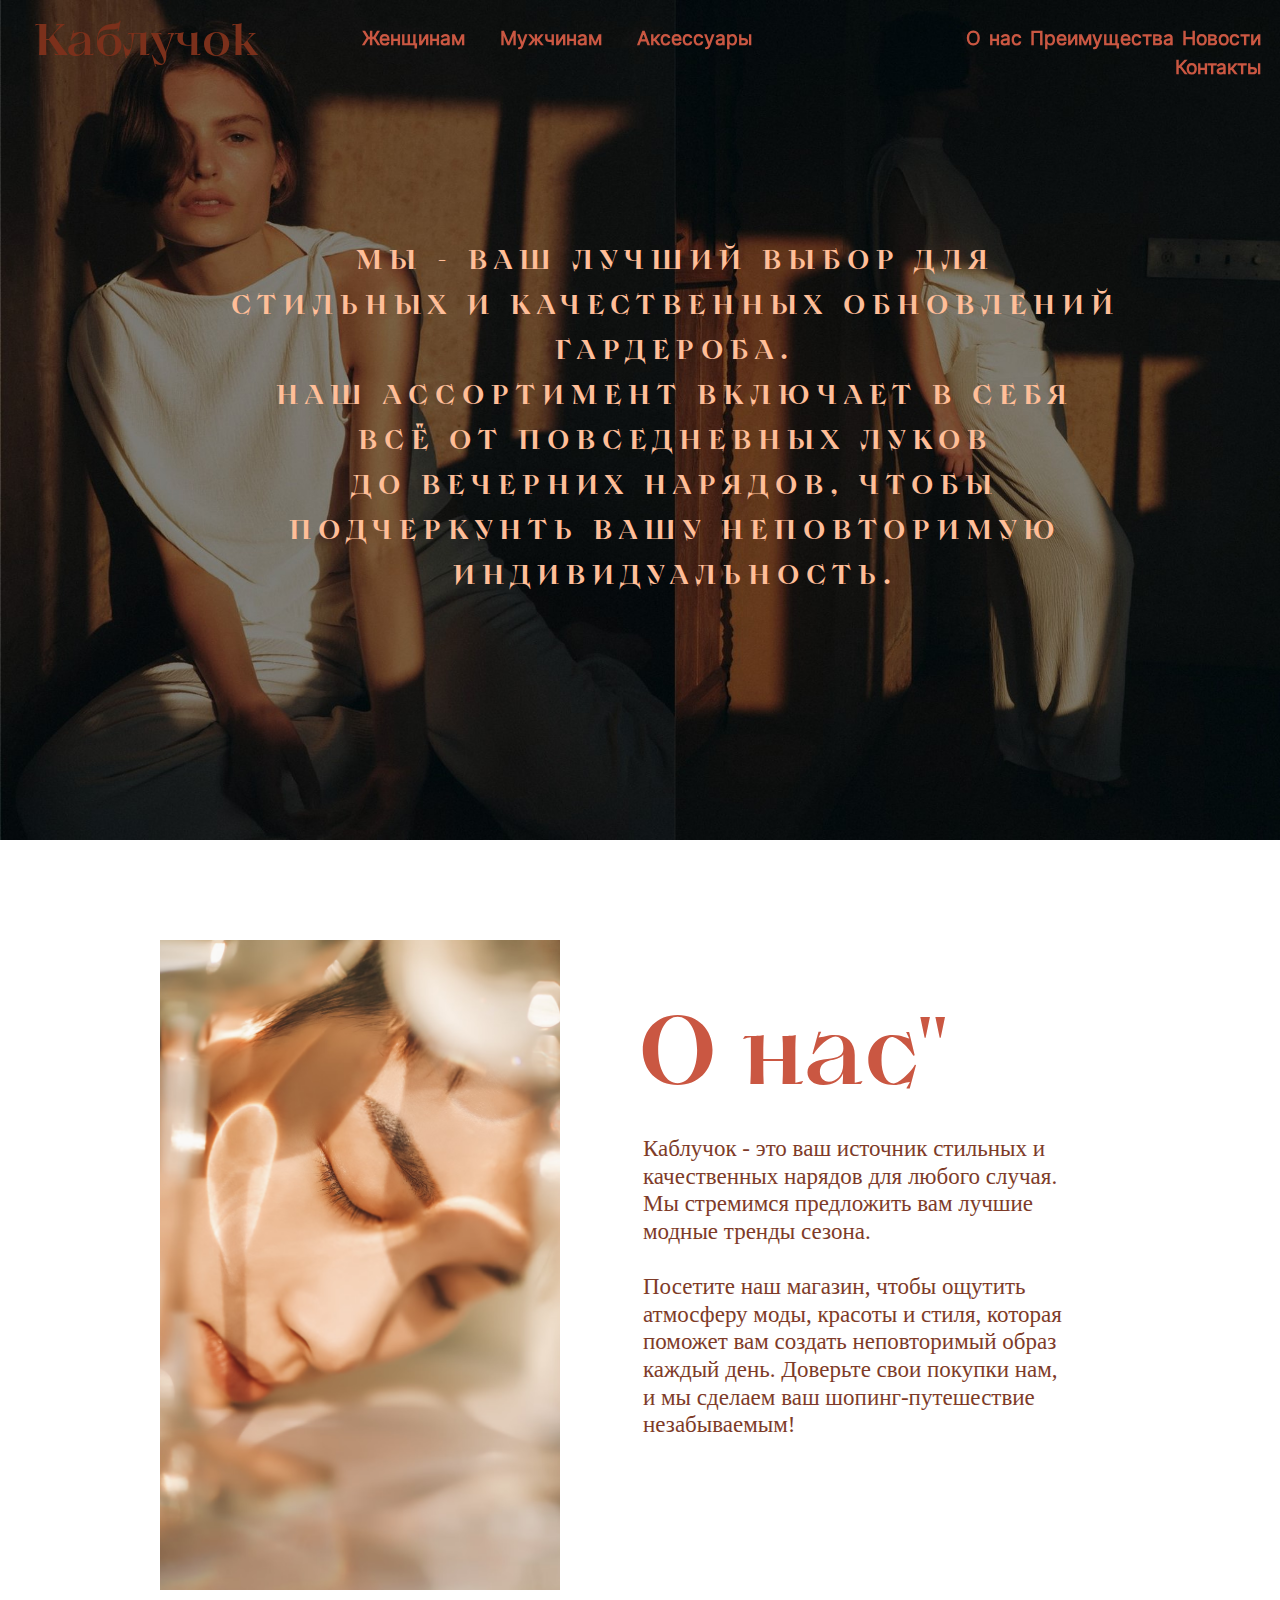
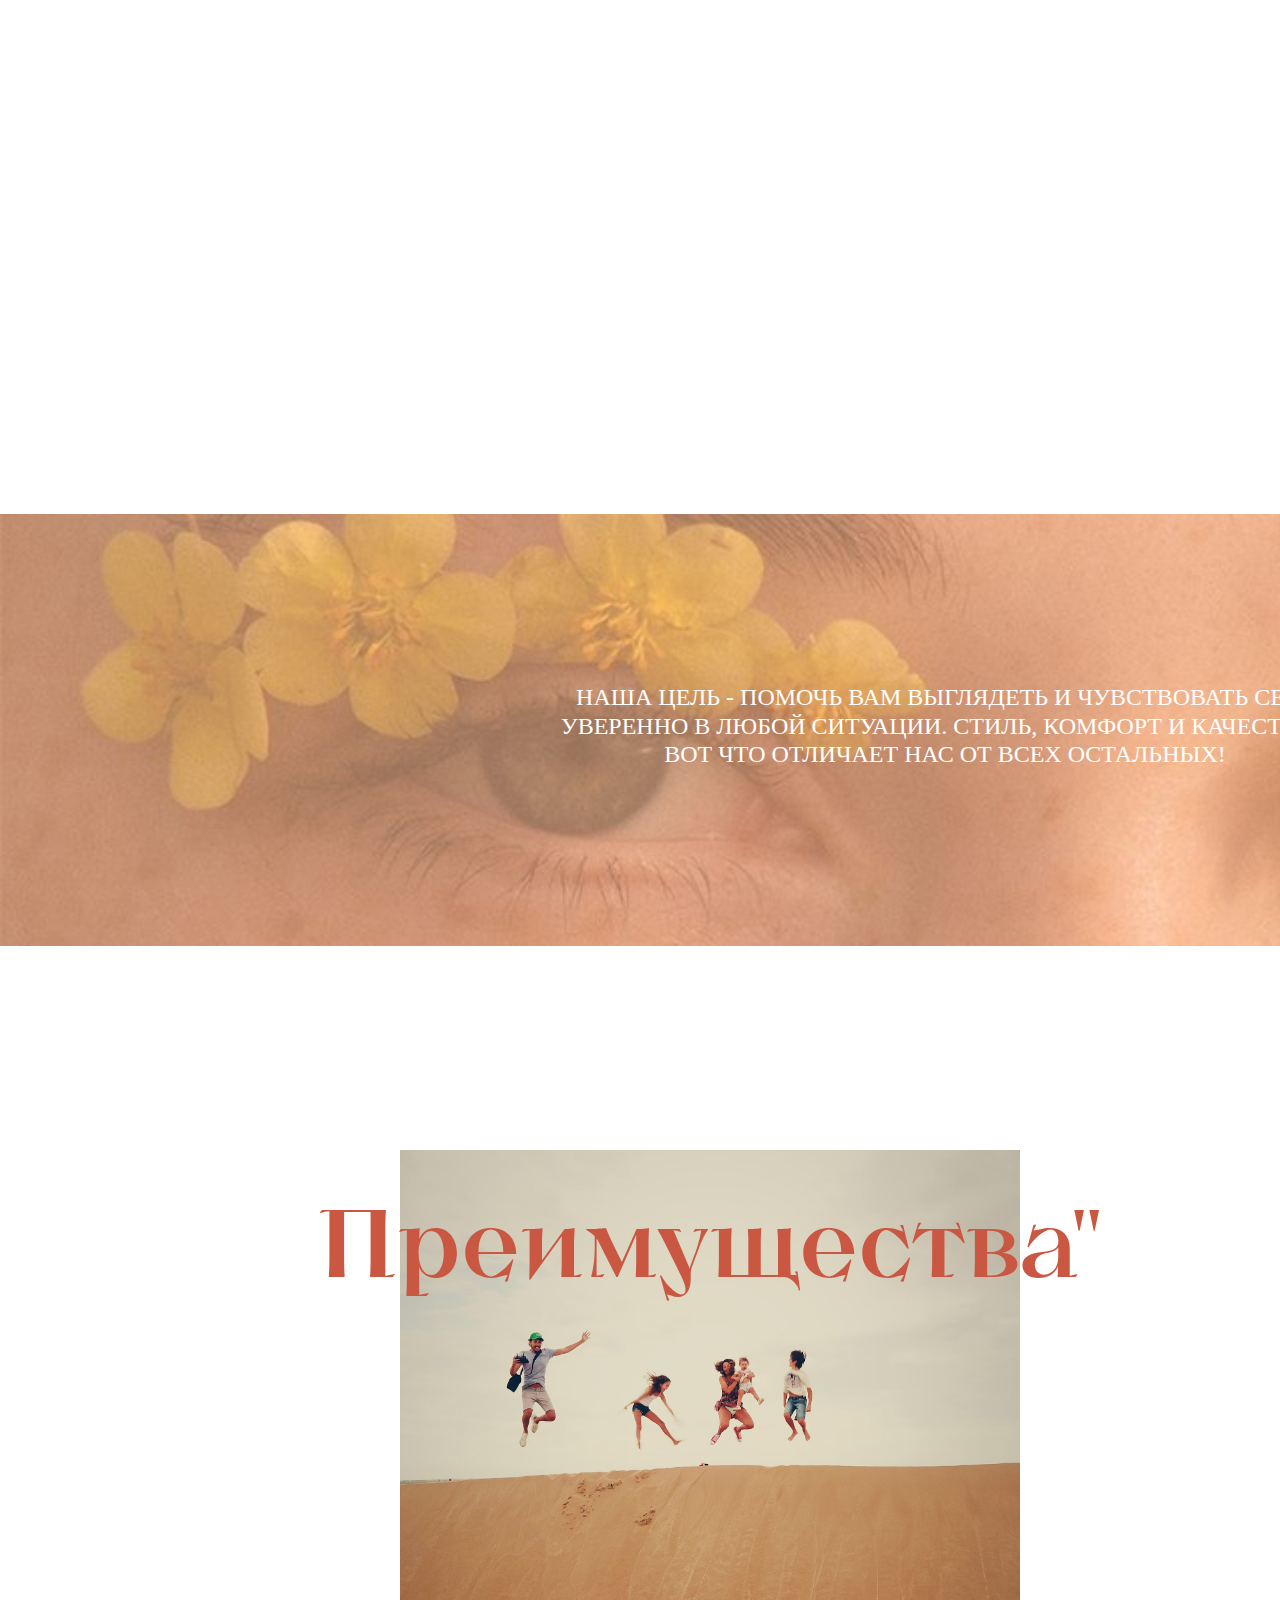
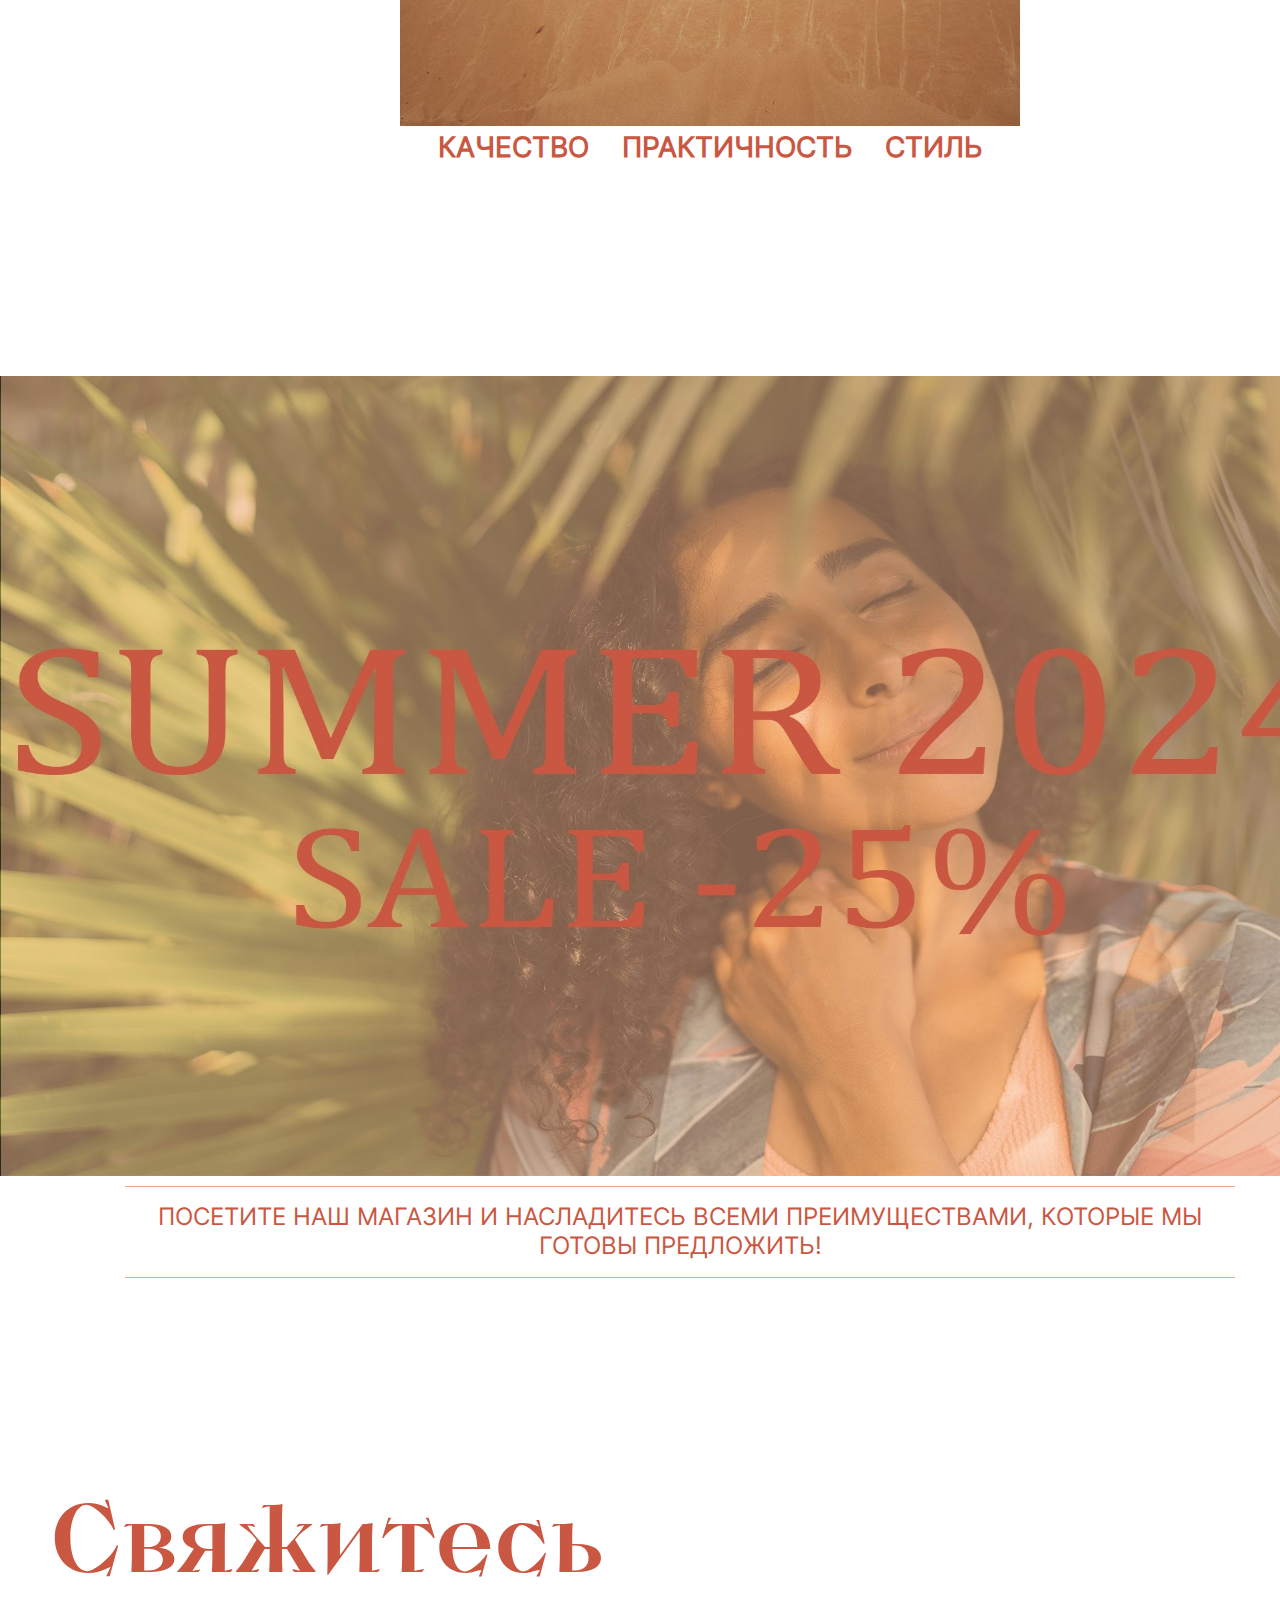
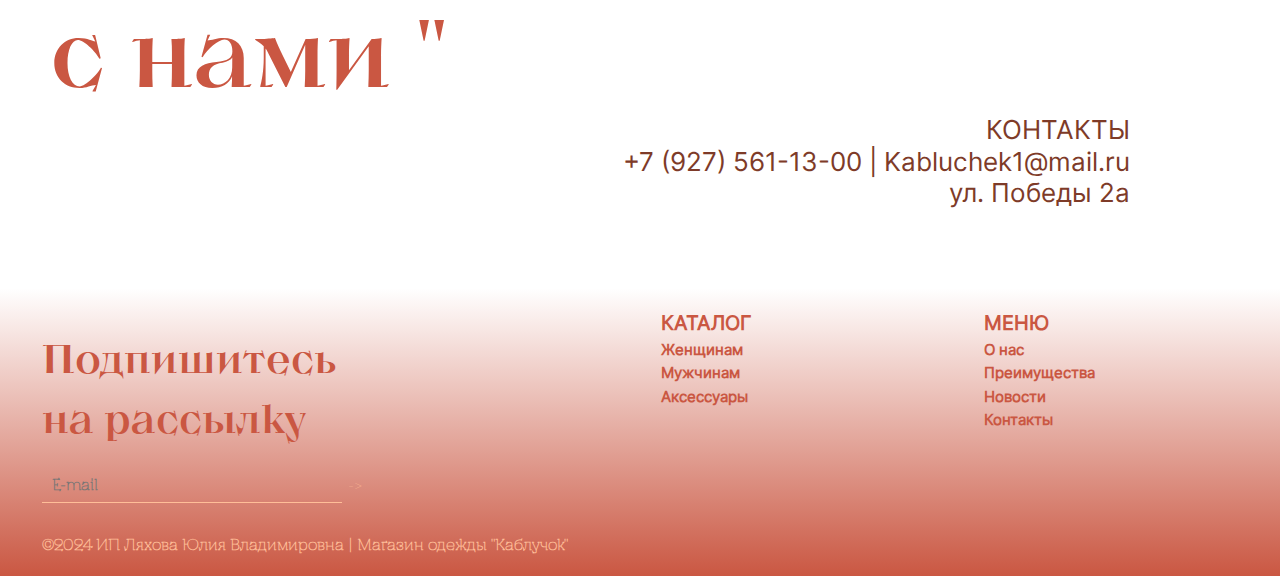
<file: index.html>
<!DOCTYPE html>
<html lang="ru">

<head>
    <meta charset="UTF-8">
    <meta name="viewport" content="width=device-width, initial-scale=1">
    <meta http-equiv="X-UA-Compatible" content="ie=edge">
    <link rel="stylesheet" href="assets/css/bootstrap.min.css">
    <link rel="stylesheet" href="assets/css/style.css">
        <title>Каблучок</title>
</head>
<body>

    <header>
        <div id="name">
            <a href="#first-page">Каблучок</a>
        </div>
        <div id="logo">
            <a href="Футболки для женщин.html">Женщинам</a>
            <a href="Футболки для мужчин.html">Мужчинам</a>
            <a href="Аксессуары.html">Аксессуары</a>
        </div>
        <div id="details">
            <a href="#about-us">О нас</a>
            <a href="#advantages">Преимущества</a>
            <a href="#news">Новости</a>
            <a href="#contact">Контакты</a>
        </div>
    </header>


    <section class="panel" id="first-page">
        <div class="container d-flex h-100 flex-column align-items-center justify-content-center">
            <h2 class="text-page">МЫ - ВАШ ЛУЧШИЙ ВЫБОР ДЛЯ<br> СТИЛЬНЫХ
                И КАЧЕСТВЕННЫХ ОБНОВЛЕНИЙ ГАРДЕРОБА.<br> НАШ АССОРТИМЕНТ ВКЛЮЧАЕТ
                    В СЕБЯ<br> ВСЁ ОТ ПОВСЕДНЕВНЫХ ЛУКОВ<br> ДО ВЕЧЕРНИХ НАРЯДОВ, ЧТОБЫ<br>
                        ПОДЧЕРКУНТЬ ВАШУ НЕПОВТОРИМУЮ ИНДИВИДУАЛЬНОСТЬ.</h2>
        </div>
    </section>

        <section class="panel" id="about-us">
            <div class=" d-flex justify-content-center align-items-center flex-column u-content">
                <div class="content w-75 d-flex" style="height: 80vh;">
                    <div class="containerpic">
                    <img class="picture" src="assets/img/О нас.png" alt="image">
                    </div>
                        <div class="p-5 ">
                            <h1 class="section-title text-upper-us" style="margin-left: 430px;">О нас"</h1><br>
                            
                                <h3 class="text-aboutus">Каблучок - это ваш источник стильных и качественных
                                    нарядов для любого случая. Мы стремимся предложить
                                    вам лучшие модные тренды сезона.<br>
                                    <br>Посетите наш магазин, чтобы ощутить атмосферу моды,
                                    красоты и стиля, которая поможет вам создать
                                    неповторимый образ каждый день. Доверьте свои
                                    покупки нам, и мы сделаем ваш шопинг-путешествие
                                    незабываемым!
                                </h3>
                            
                        </div>
                    
                </div>
            </div>
        </section>

        <section class="panel" id="dignity">
            <div class="container d-flex h-100 flex-column align-items-center justify-content-center">
                <h4 class="section-dignity text-upper">НАША ЦЕЛЬ - ПОМОЧЬ ВАМ ВЫГЛЯДЕТЬ И ЧУВСТВОВАТЬ СЕБЯ<br>
                    УВЕРЕННО В ЛЮБОЙ СИТУАЦИИ. СТИЛЬ, КОМФОРТ И КАЧЕСТВО - <br>
                    ВОТ ЧТО ОТЛИЧАЕТ НАС ОТ ВСЕХ ОСТАЛЬНЫХ!
                </h4>
            </div>
        </section>

        <section class="panel" id="advantages">
            <div class="container d-flex h-100 flex-column align-items-center justify-content-center">
                <h5 class="section-advantages text-upper">Преимущества"</h5>
            </div>
            <div class="text-advantages">
                <p>КАЧЕСТВО ПРАКТИЧНОСТЬ СТИЛЬ</p>
            </div>
        </section>

        <section class="panel" id="news">
            <div class="container d-flex h-100 flex-column align-items-center justify-content-center">
                <h2 class="text-news"><hr>ПОСЕТИТЕ НАШ МАГАЗИН И НАСЛАДИТЕСЬ ВСЕМИ
                    ПРЕИМУЩЕСТВАМИ, КОТОРЫЕ МЫ ГОТОВЫ ПРЕДЛОЖИТЬ!<hr>
                </h2>
            </div>    
        </section>

        <section class="panel" id="contact">
            <div class="textcols">
                <h1 class="section-title text-upper" style="color: #CA5742; text-align: left; margin-left: 50px;">Свяжитесь<br> с нами "</h1>
                <div class="textcols-item">
                    <h3 style="margin-right: 150px;  text-align: right; font-size: 26px; font-family: Inter-Regular;">КОНТАКТЫ<br>
                    +7 (927) 561-13-00 | Kabluchek1@mail.ru<br>
                    ул. Победы 2а</h3>
                </div>
            </div>
        </section>

        <footer class>
            <div class="footer">
                <div class="footer_spacing">
                    <div class="row">
                        <div class="col-lg-6">
                            <div class="footer_action_heading">
                                <span>
                                    Подпишитесь
                                    <br>на рассылку
                                </span>
                            </div>
                            <div class="footer_containerbox">
                                <div class="footer_action_form">
                                    <form class="d-flex flex-row flex-md-nowrap align-items-center" action="https://api.web3forms.com/submit" method="POST">
                                        <input type="hidden" name="access_key" value="5ad70ada-1c15-465a-873a-7f88eebd47ca">
                                        <input type="email" class="footer_input_subscribe" id="email" name="subscribe_email" placeholder="E-mail" required value>
                                        <button aria-label="submit email" type="submit" class="footer_action_btn_submit">-></button>
                                    </form>
                                </div>
                            </div>
                        </div>
                        <div class="col-lg-6 p-lg-0">
                            <div class="d-flex flex-wrap flex-lg-row flex-column">
                                <div class="col-lg-6">
                                    <div class="footer_action_headinglight">
                                        <span>КАТАЛОГ</span>
                                    </div>
                                    <div class="footer_action_list">
                                        <ul class="list-none">
                                            <li><a href="Футболки для женщин.html">Женщинам</a></li>
                                            <li><a href="Футболки для мужчин.html">Мужчинам</a></li>
                                            <li><a href="Аксессуары.html">Аксессуары</a></li>
                                        </ul>
                                    </div>
                                </div>
                                <div class="col-lg-6">
                                    <div class="footer_action_headinglight">
                                        <span>МЕНЮ</span>
                                    </div>
                                    <div class="footer_action_list">
                                        <ul class="list-none">
                                            <li><a href="#about-us">О нас</a></li>
                                            <li><a href="#advantages">Преимущества</a></li>
                                            <li><a href="#news">Новости</a></li>
                                            <li><a href="#contact">Контакты</a></li>
                                        </ul>
                                    </div>
                                </div>
                            </div>
                        </div>
                        <div class="copyright">
                            <p>©2024 ИП Ляхова Юлия Владимировна | Магазин одежды "Каблучок"</p>
                        </div>
                    </div>
                </div>
            </div>
        </footer>
</body>
</html>
</file>
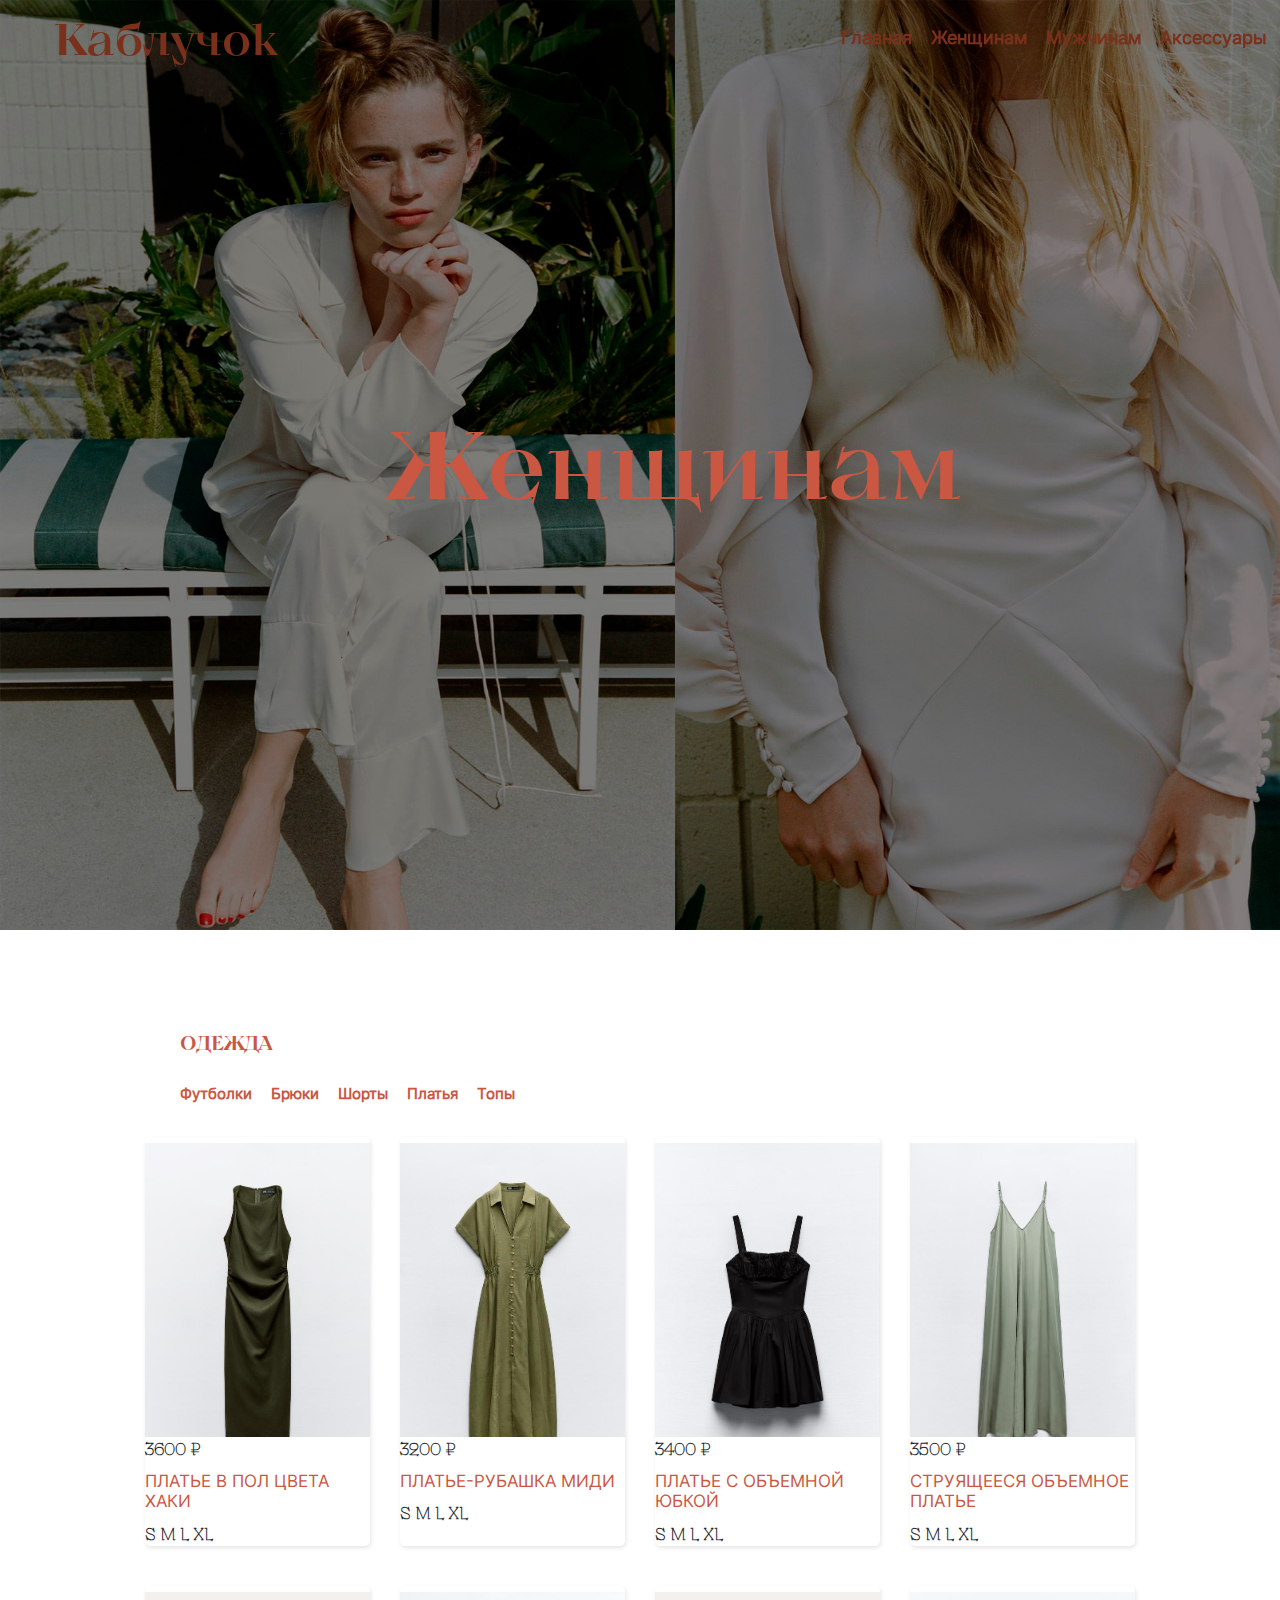
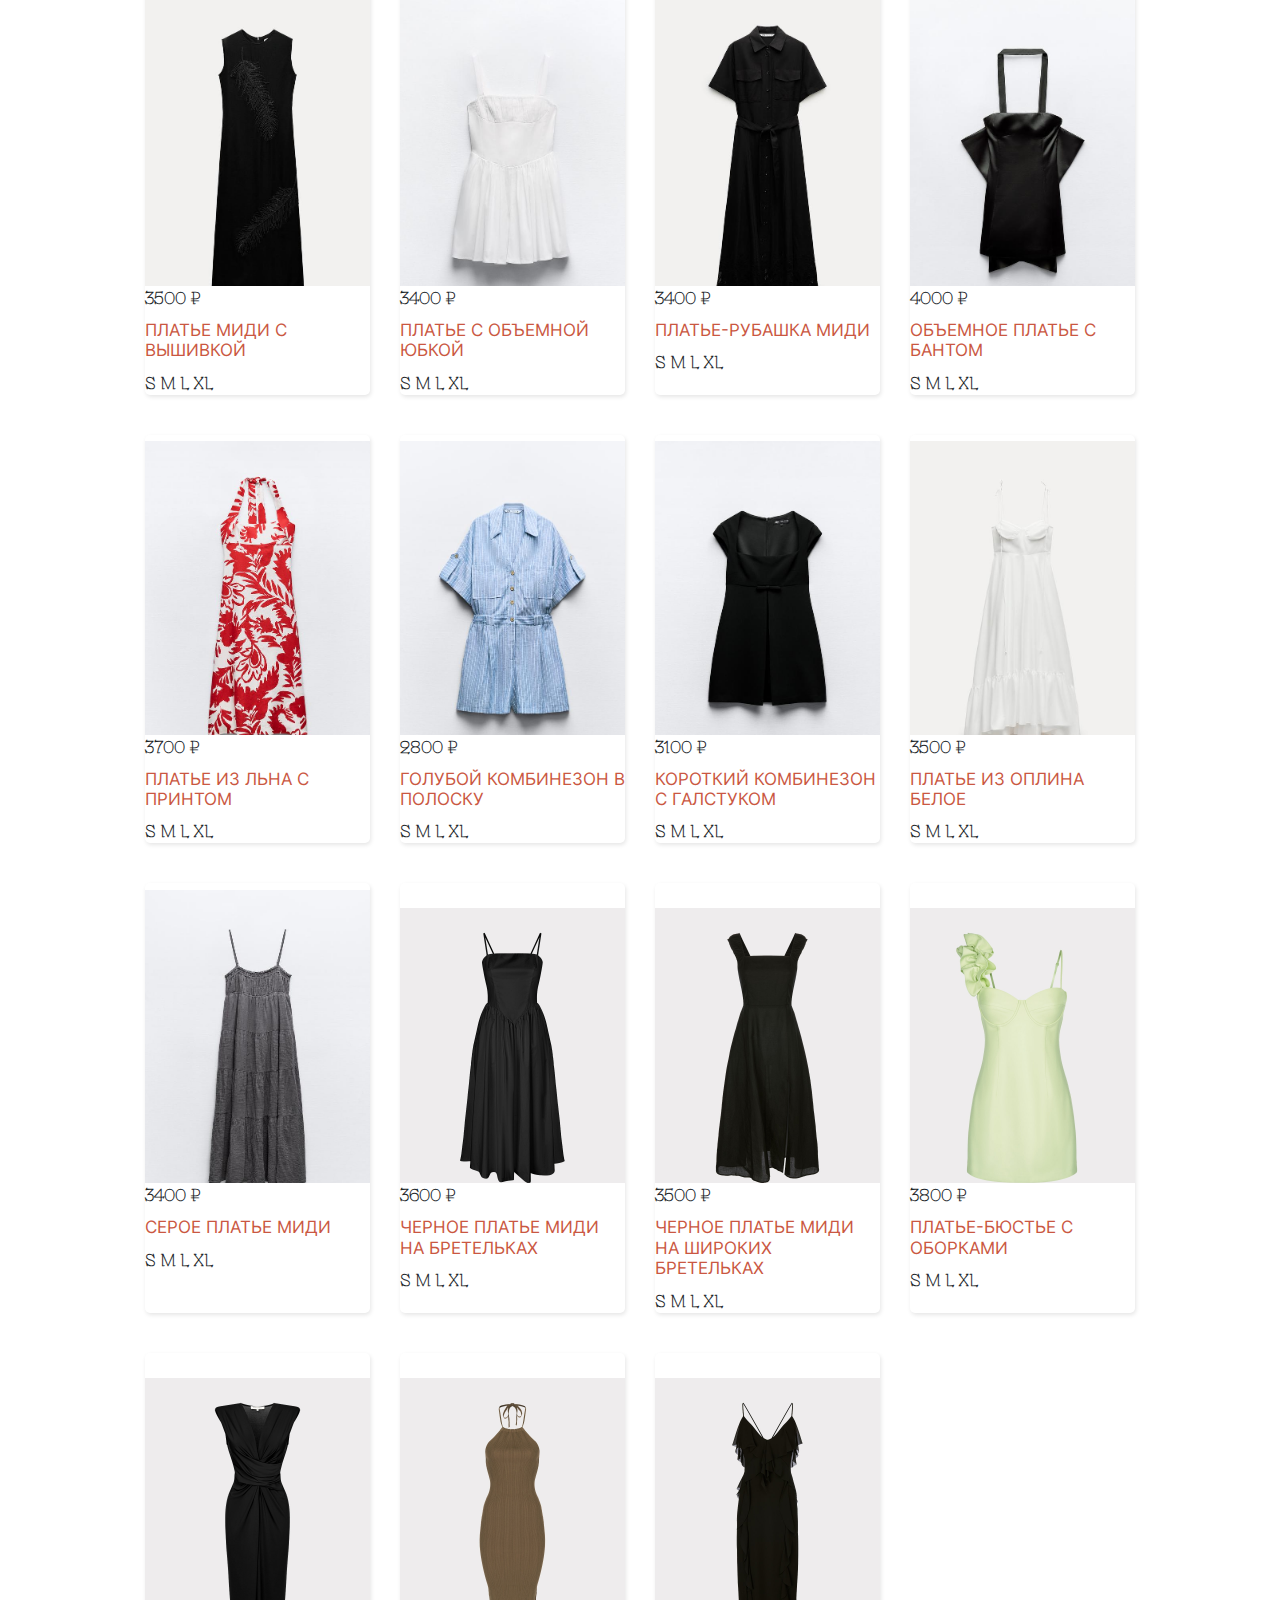
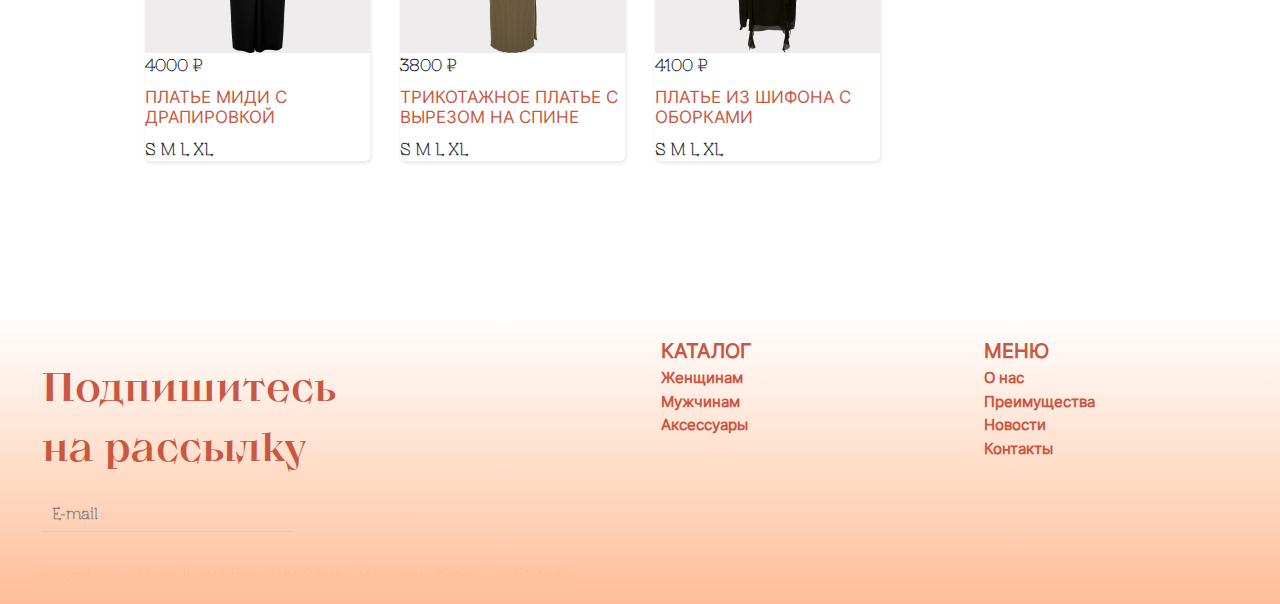
<file: Платья.html>
<!DOCTYPE html>
<html lang="ru">

<head>
    <meta charset="UTF-8">
    <meta name="viewport" content="width=device-width, initial-scale=1, maximum-scale=1">
    <meta http-equiv="X-UA-Compatible" content="ie=edge">
    <link rel="stylesheet" href="assets/css/bootstrap.min.css">
    <link rel="stylesheet" href="assets/css/style_female.css">
        <title>Платья для женщин</title>
</head>
<body>
    <header>
        <div id="name">
            <a href="#home-page">Каблучок</a>
        </div>
        <div id="logo">
            <a href="index.html">Главная</a>
            <a href="Футболки для женщин.html">Женщинам</a>
            <a href="Футболки для мужчин.html">Мужчинам</a>
            <a href="Аксессуары.html">Аксессуары</a>
        </div>
    </header>

    <section class="panel" id="home-page">
        <div class="container d-flex h-100 flex-column align-items-center justify-content-center">
            <h1 class="text-home">Женщинам</h1>
        </div>
    </section>

    <section class="panel" id="menu-page">
        <h3>ОДЕЖДА</h3>
        <div id="navbar">
            <a href="Футболки для женщин.html">Футболки</a>
            <a href="Штаны для женщин.html">Брюки</a>
            <a href="Шорты для женщин.html">Шорты</a>
            <a href="Платья для женщин.html">Платья</a>
            <a href="Топы для женщин.html">Топы</a>
        </div>
    </section>

    <section class="cards">
        <div class="container container__cards">
        <div class="card">
            <div class="card__top">
                <a href="#" class="card__img">
                    <img style="width: 225px; min-height: 350px;" src="./assets/img/Женская одежда/Платья/Платье1.jpg" alt="Платье1">
                </a>
            </div>
            <div class="card__botom">
                <div class="card__prices">
                    <div class="card_price_common">3600</div>
                </div>
                <a href="#" class="card__title">ПЛАТЬЕ В ПОЛ ЦВЕТА ХАКИ</a>
                    <div class="card__size">S M L XL</div>
            </div>
        </div>
        <div class="card">
            <div class="card__top">
                <a href="#" class="card__img">
                    <img style="width: 225px; min-height: 350px;" src="./assets/img/Женская одежда/Платья/Платье2.jpg" alt="Платье2">
                </a>
            </div>
            <div class="card__botom">
                <div class="card__prices">
                    <div class="card_price_common">3200</div>
                </div>
                <a href="#" class="card__title">ПЛАТЬЕ-РУБАШКА МИДИ</a>
                    <div class="card__size">S M L XL</div>
            </div>
        </div>
        <div class="card">
            <div class="card__top">
                <a href="#" class="card__img">
                    <img style="width: 225px; min-height: 350px;" src="./assets/img/Женская одежда/Платья/Платье3.jpg" alt="Платье3">
                </a>
            </div>
            <div class="card__botom">
                <div class="card__prices">
                    <div class="card_price_common">3400</div>
                </div>
                <a href="#" class="card__title">ПЛАТЬЕ С ОБЪЕМНОЙ ЮБКОЙ</a>
                    <div class="card__size">S M L XL</div>
            </div>
        </div>
        <div class="card">
            <div class="card__top">
                <a href="#" class="card__img">
                    <img style="width: 225px; min-height: 350px;" src="./assets/img/Женская одежда/Платья/Платье4.jpg" alt="Платье4">
                </a>
            </div>
            <div class="card__botom">
                <div class="card__prices">
                    <div class="card_price_common">3500</div>
                </div>
                <a href="#" class="card__title">СТРУЯЩЕЕСЯ ОБЪЕМНОЕ ПЛАТЬЕ</a>
                    <div class="card__size">S M L XL</div>
            </div>
        </div>
        <div class="card">
            <div class="card__top">
                <a href="#" class="card__img">
                    <img style="width: 225px; min-height: 350px;" src="./assets/img/Женская одежда/Платья/Платье5.jpg" alt="Платье5">
                </a>
            </div>
            <div class="card__botom">
                <div class="card__prices">
                    <div class="card_price_common">3500</div>
                </div>
                <a href="#" class="card__title">ПЛАТЬЕ МИДИ С ВЫШИВКОЙ</a>
                    <div class="card__size">S M L XL</div>
            </div>
        </div>
        <div class="card">
            <div class="card__top">
                <a href="#" class="card__img">
                    <img style="width: 225px; min-height: 350px;" src="./assets/img/Женская одежда/Платья/Платье6.jpg" alt="Платье6">
                </a>
            </div>
            <div class="card__botom">
                <div class="card__prices">
                    <div class="card_price_common">3400</div>
                </div>
                <a href="#" class="card__title">ПЛАТЬЕ С ОБЪЕМНОЙ ЮБКОЙ</a>
                    <div class="card__size">S M L XL</div>
            </div>
        </div>
        <div class="card">
            <div class="card__top">
                <a href="#" class="card__img">
                    <img style="width: 225px; min-height: 350px;" src="./assets/img/Женская одежда/Платья/Платье7.jpg" alt="Платье7">
                </a>
            </div>
            <div class="card__botom">
                <div class="card__prices">
                    <div class="card_price_common">3400</div>
                </div>
                <a href="#" class="card__title">ПЛАТЬЕ-РУБАШКА МИДИ</a>
                    <div class="card__size">S M L XL</div>
            </div>
        </div>
        <div class="card">
            <div class="card__top">
                <a href="#" class="card__img">
                    <img style="width: 225px; min-height: 350px;" src="./assets/img/Женская одежда/Платья/Платье8.jpg" alt="Платье8">
                </a>
            </div>
            <div class="card__botom">
                <div class="card__prices">
                    <div class="card_price_common">4000</div>
                </div>
                <a href="#" class="card__title">ОБЪЕМНОЕ ПЛАТЬЕ С БАНТОМ</a>
                    <div class="card__size">S M L XL</div>
            </div>
        </div>
        <div class="card">
            <div class="card__top">
                <a href="#" class="card__img">
                    <img style="width: 225px; min-height: 350px;" src="./assets/img/Женская одежда/Платья/Платье9.jpg" alt="Платье9">
                </a>
            </div>
            <div class="card__botom">
                <div class="card__prices">
                    <div class="card_price_common">3700</div>
                </div>
                <a href="#" class="card__title">ПЛАТЬЕ ИЗ ЛЬНА С ПРИНТОМ</a>
                    <div class="card__size">S M L XL</div>
            </div>
        </div>
        <div class="card">
            <div class="card__top">
                <a href="#" class="card__img">
                    <img style="width: 225px; min-height: 350px;" src="./assets/img/Женская одежда/Платья/Платье10.jpg" alt="Платье10">
                </a>
            </div>
            <div class="card__botom">
                <div class="card__prices">
                    <div class="card_price_common">2800</div>
                </div>
                <a href="#" class="card__title">ГОЛУБОЙ КОМБИНЕЗОН В ПОЛОСКУ</a>
                    <div class="card__size">S M L XL</div>
            </div>
        </div>
        <div class="card">
            <div class="card__top">
                <a href="#" class="card__img">
                    <img style="width: 225px; min-height: 350px;" src="./assets/img/Женская одежда/Платья/Платье11.jpg" alt="Платье11">
                </a>
            </div>
            <div class="card__botom">
                <div class="card__prices">
                    <div class="card_price_common">3100</div>
                </div>
                <a href="#" class="card__title">КОРОТКИЙ КОМБИНЕЗОН С ГАЛСТУКОМ</a>
                    <div class="card__size">S M L XL</div>
            </div>
        </div>
        <div class="card">
            <div class="card__top">
                <a href="#" class="card__img">
                    <img style="width: 225px; min-height: 350px;" src="./assets/img/Женская одежда/Платья/Платье12.jpg" alt="Платье12">
                </a>
            </div>
            <div class="card__botom">
                <div class="card__prices">
                    <div class="card_price_common">3500</div>
                </div>
                <a href="#" class="card__title">ПЛАТЬЕ ИЗ ОПЛИНА БЕЛОЕ</a>
                    <div class="card__size">S M L XL</div>
            </div>
        </div>
        <div class="card">
            <div class="card__top">
                <a href="#" class="card__img">
                    <img style="width: 225px; min-height: 350px;" src="./assets/img/Женская одежда/Платья/Платье13.jpg" alt="Платье13">
                </a>
            </div>
            <div class="card__botom">
                <div class="card__prices">
                    <div class="card_price_common">3400</div>
                </div>
                <a href="#" class="card__title">СЕРОЕ ПЛАТЬЕ МИДИ</a>
                    <div class="card__size">S M L XL</div>
            </div>
        </div>
        <div class="card">
            <div class="card__top">
                <a href="#" class="card__img">
                    <img style="width: 225px; min-height: 350px;" src="./assets/img/Женская одежда/Платья/Платье14.jpg" alt="Платье14">
                </a>
            </div>
            <div class="card__botom">
                <div class="card__prices">
                    <div class="card_price_common">3600</div>
                </div>
                <a href="#" class="card__title">ЧЕРНОЕ ПЛАТЬЕ МИДИ НА БРЕТЕЛЬКАХ</a>
                    <div class="card__size">S M L XL</div>
            </div>
        </div>
        <div class="card">
            <div class="card__top">
                <a href="#" class="card__img">
                    <img style="width: 225px; min-height: 350px;" src="./assets/img/Женская одежда/Платья/Платье15.jpg" alt="Платье15">
                </a>
            </div>
            <div class="card__botom">
                <div class="card__prices">
                    <div class="card_price_common">3500</div>
                </div>
                <a href="#" class="card__title">ЧЕРНОЕ ПЛАТЬЕ МИДИ НА ШИРОКИХ БРЕТЕЛЬКАХ</a>
                    <div class="card__size">S M L XL</div>
            </div>
        </div>
        <div class="card">
            <div class="card__top">
                <a href="#" class="card__img">
                    <img style="width: 225px; min-height: 350px;" src="./assets/img/Женская одежда/Платья/Платье16.jpg" alt="Платье16">
                </a>
            </div>
            <div class="card__botom">
                <div class="card__prices">
                    <div class="card_price_common">3800</div>
                </div>
                <a href="#" class="card__title">ПЛАТЬЕ-БЮСТЬЕ С ОБОРКАМИ</a>
                    <div class="card__size">S M L XL</div>
            </div>
        </div>
        <div class="card">
            <div class="card__top">
                <a href="#" class="card__img">
                    <img style="width: 225px; min-height: 350px;" src="./assets/img/Женская одежда/Платья/Платье17.jpg" alt="Платье17">
                </a>
            </div>
            <div class="card__botom">
                <div class="card__prices">
                    <div class="card_price_common">4000</div>
                </div>
                <a href="#" class="card__title">ПЛАТЬЕ МИДИ С ДРАПИРОВКОЙ</a>
                    <div class="card__size">S M L XL</div>
            </div>
        </div>
        <div class="card">
            <div class="card__top">
                <a href="#" class="card__img">
                    <img style="width: 225px; min-height: 350px;" src="./assets/img/Женская одежда/Платья/Платье18.jpg" alt="Платье18">
                </a>
            </div>
            <div class="card__botom">
                <div class="card__prices">
                    <div class="card_price_common">3800</div>
                </div>
                <a href="#" class="card__title">ТРИКОТАЖНОЕ ПЛАТЬЕ С ВЫРЕЗОМ НА СПИНЕ</a>
                    <div class="card__size">S M L XL</div>
            </div>
        </div>
        <div class="card">
            <div class="card__top">
                <a href="#" class="card__img">
                    <img style="width: 225px; min-height: 350px;" src="./assets/img/Женская одежда/Платья/Платье19.jpg" alt="Платье19">
                </a>
            </div>
            <div class="card__botom">
                <div class="card__prices">
                    <div class="card_price_common">4100</div>
                </div>
                <a href="#" class="card__title">ПЛАТЬЕ ИЗ ШИФОНА С ОБОРКАМИ</a>
                    <div class="card__size">S M L XL</div>
            </div>
        </div>
    </section>

    <footer class>
        <div class="footer">
            <div class="footer_spacing">
                <div class="row">
                    <div class="col-lg-6">
                        <div class="footer_action_heading">
                            <span>
                                Подпишитесь<br>
                                на рассылку
                            </span>
                        </div>
                        <div class="footer_containerbox">
                            <div class="footer_action_form">
                                <form class="d-flex flex-row flex-md-nowrap align-items-center">
                                    <input type="email" class="footer_input_subscribe" id="email" name="subscribe_email" placeholder="E-mail" required value>
                                    <button aria-label="submit email" type="submit" class="footer_action_btn_submit">-></button>
                                </form>
                            </div>
                        </div>
                    </div>
                    <div class="col-lg-6 p-lg-0">
                        <div class="d-flex flex-wrap flex-lg-row flex-column">
                            <div class="col-lg-6">
                                <div class="footer_action_headinglight">
                                    <span>КАТАЛОГ</span>
                                </div>
                                <div class="footer_action_list">
                                    <ul class="list-none">
                                        <li><a href="Футболки для женщин.html">Женщинам</a></li>
                                        <li><a href="Футболки для мужчин.html">Мужчинам</a></li>
                                        <li><a href="Аксессуары.html">Аксессуары</a></li>
                                    </ul>
                                </div>
                            </div>
                            <div class="col-lg-6">
                                <div class="footer_action_headinglight">
                                    <span>МЕНЮ</span>
                                </div>
                                <div class="footer_action_list">
                                    <ul class="list-none">
                                        <li><a href="index.html#about-us">О нас</a></li>
                                        <li><a href="index.html#advantages">Преимущества</a></li>
                                        <li><a href="index.html#news">Новости</a></li>
                                        <li><a href="index.html#contact">Контакты</a></li>
                                    </ul>
                                </div>
                            </div>
                        </div>
                    </div>
                    <div class="copyright">
                        <p>©2024 ИП Ляхова Юлия Владимировна | Магазин одежды "Каблучок"</p>
                    </div>
                </div>
            </div>
        </div>
    </footer>
</body>
</html>
</file>
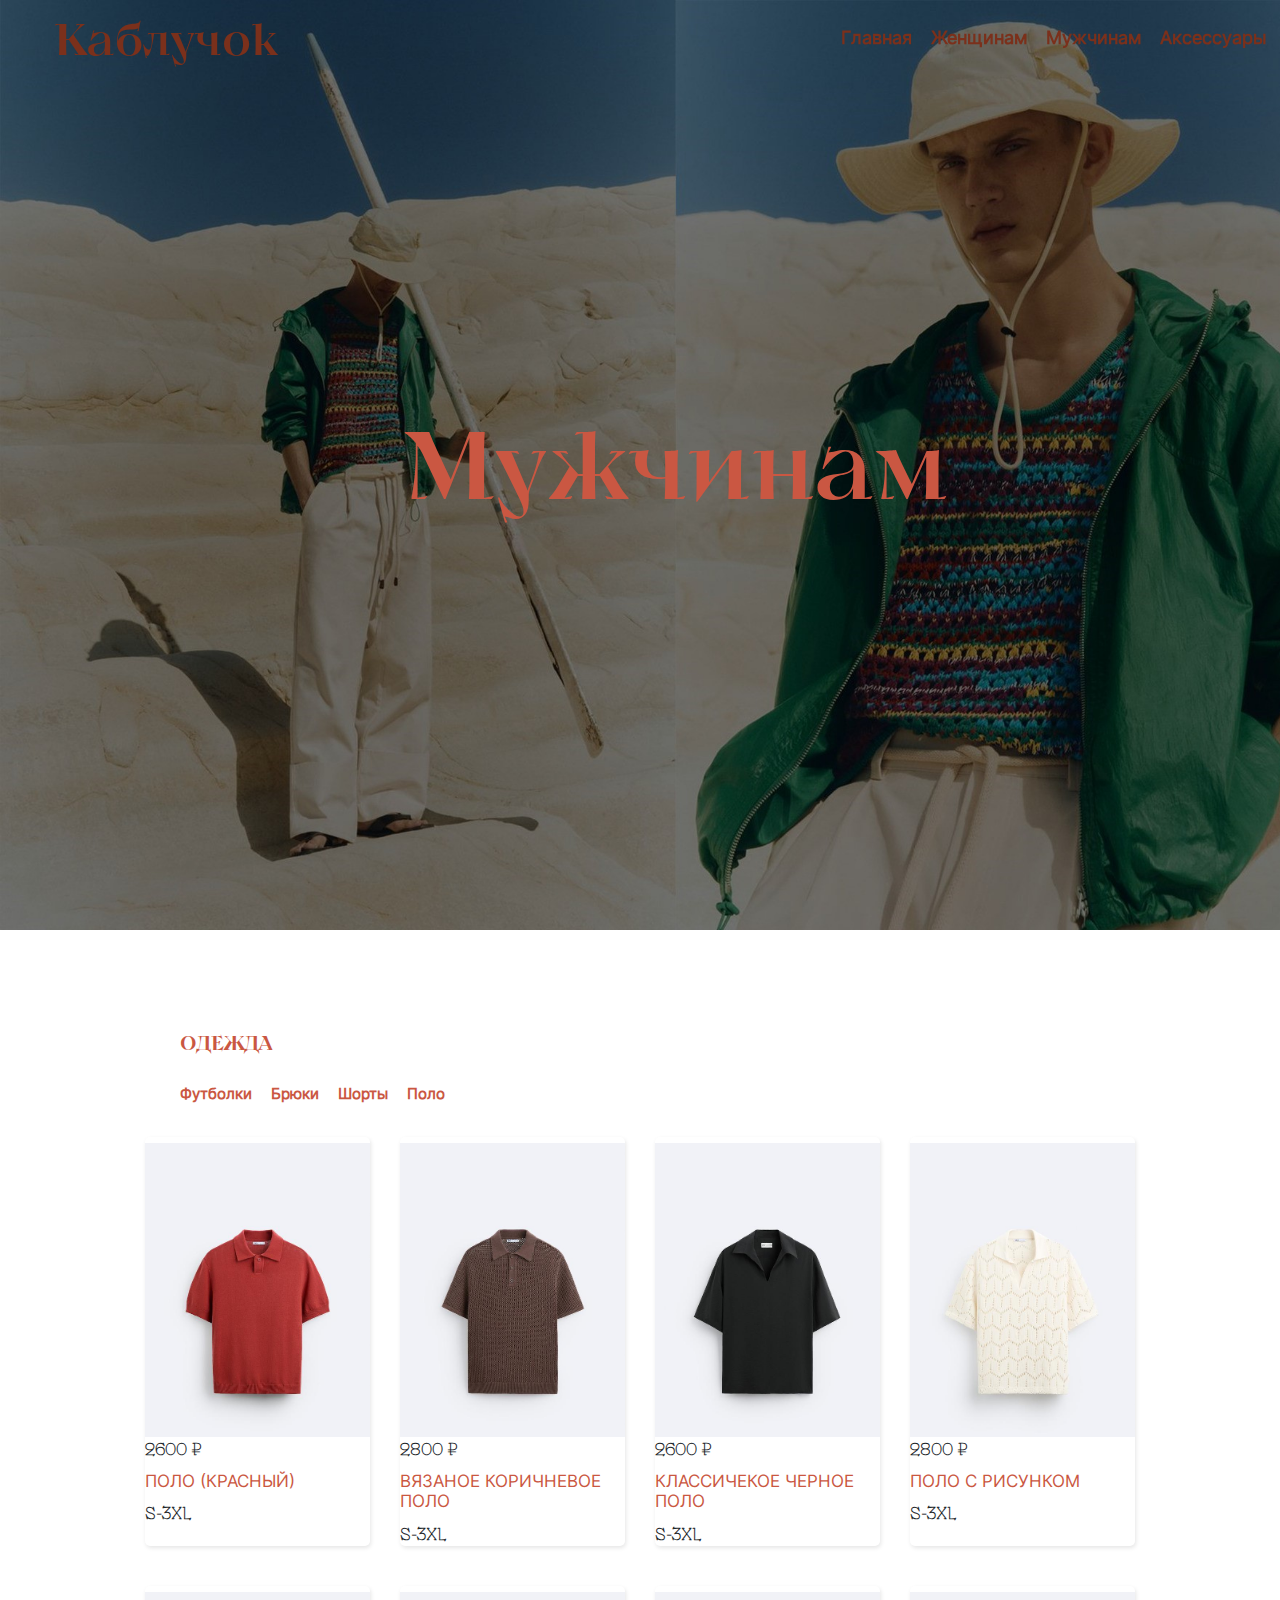
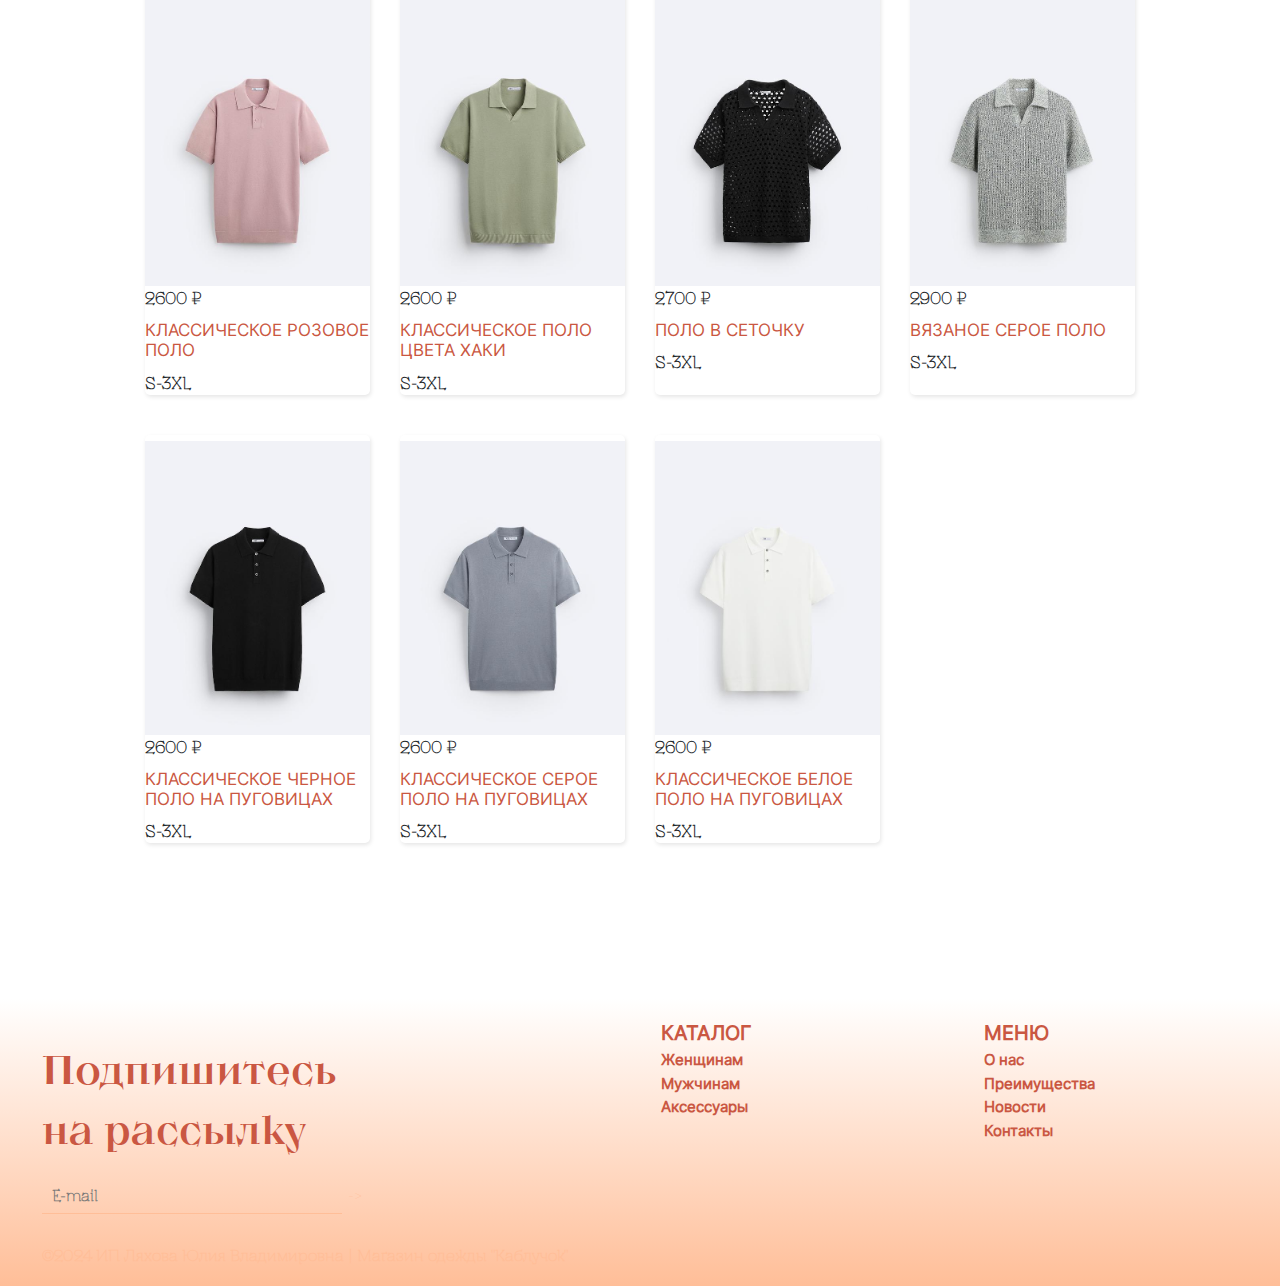
<file: Поло.html>
<!DOCTYPE html>
<html lang="ru">

<head>
    <meta charset="UTF-8">
    <meta name="viewport" content="width=device-width, initial-scale=1">
    <meta http-equiv="X-UA-Compatible" content="ie=edge">
    <link rel="stylesheet" href="assets/css/bootstrap.min.css">
    <link rel="stylesheet" href="assets/css/style-male.css">
        <title>Топы для мужчин</title>
</head>
<body>
    <header>
        <div id="name">
            <a href="#home-page">Каблучок</a>
        </div>
        <div id="logo">
            <a href="index.html">Главная</a>
            <a href="Футболки для женщин.html">Женщинам</a>
            <a href="Футболки для мужчин.html">Мужчинам</a>
            <a href="Аксессуары.html">Аксессуары</a>
        </div>
    </header>

    <section class="panel" id="home-page">
        <div class="container d-flex h-100 flex-column align-items-center justify-content-center">
            <h1 class="text-home">Мужчинам</h1>
        </div>
    </section>

    <section class="panel" id="menu-page">
        <h3>ОДЕЖДА</h3>
        <div id="navbar">
            <a href="Футболки для мужчин.html">Футболки</a>
            <a href="Штаны для мужчин.html">Брюки</a>
            <a href="Шорты для мужчин.html">Шорты</a>
            <a href="Топы для мужчин.html">Поло</a>
        </div>
    </section>

    <section class="cards">
        <div class="container container__cards">
        <div class="card">
            <div class="card__top">
                <a href="#" class="card__img">
                    <img style="width: 225px; min-height: 350px;" src="./assets/img/Мужская одежда/Топы/Топ1.jpg" alt="Топ1">
                </a>
            </div>
            <div class="card__botom">
                <div class="card__prices">
                    <div class="card_price_common">2600</div>
                </div>
                <a href="#" class="card__title">ПОЛО (КРАСНЫЙ)</a>
                    <div class="card__size">S-3XL</div>
            </div>
        </div>
        <div class="card">
            <div class="card__top">
                <a href="#" class="card__img">
                    <img style="width: 225px; min-height: 350px;" src="./assets/img/Мужская одежда/Топы/Топ2.jpg" alt="Топ2">
                </a>
            </div>
            <div class="card__botom">
                <div class="card__prices">
                    <div class="card_price_common">2800</div>
                </div>
                <a href="#" class="card__title">ВЯЗАНОЕ КОРИЧНЕВОЕ ПОЛО</a>
                    <div class="card__size">S-3XL</div>
            </div>
        </div>
        <div class="card">
            <div class="card__top">
                <a href="#" class="card__img">
                    <img style="width: 225px; min-height: 350px;" src="./assets/img/Мужская одежда/Топы/Топ3.jpg" alt="Топ3">
                </a>
            </div>
            <div class="card__botom">
                <div class="card__prices">
                    <div class="card_price_common">2600</div>
                </div>
                <a href="#" class="card__title">КЛАССИЧЕКОЕ ЧЕРНОЕ ПОЛО</a>
                    <div class="card__size">S-3XL</div>
            </div>
        </div>
        <div class="card">
            <div class="card__top">
                <a href="#" class="card__img">
                    <img style="width: 225px; min-height: 350px;" src="./assets/img/Мужская одежда/Топы/Топ4.jpg" alt="Топ4">
                </a>
            </div>
            <div class="card__botom">
                <div class="card__prices">
                    <div class="card_price_common">2800</div>
                </div>
                <a href="#" class="card__title">ПОЛО С РИСУНКОМ</a>
                    <div class="card__size">S-3XL</div>
            </div>
        </div>
        <div class="card">
            <div class="card__top">
                <a href="#" class="card__img">
                    <img style="width: 225px; min-height: 350px;" src="./assets/img/Мужская одежда/Топы/Топ5.jpg" alt="Топ5 ">
                </a>
            </div>
            <div class="card__botom">
                <div class="card__prices">
                    <div class="card_price_common">2600</div>
                </div>
                <a href="#" class="card__title">КЛАССИЧЕСКОЕ РОЗОВОЕ ПОЛО</a>
                    <div class="card__size">S-3XL</div>
            </div>
        </div>
        <div class="card">
            <div class="card__top">
                <a href="#" class="card__img">
                    <img style="width: 225px; min-height: 350px;" src="./assets/img/Мужская одежда/Топы/Топ6.jpg" alt="Топ6">
                </a>
            </div>
            <div class="card__botom">
                <div class="card__prices">
                    <div class="card_price_common">2600</div>
                </div>
                <a href="#" class="card__title">КЛАССИЧЕСКОЕ ПОЛО ЦВЕТА ХАКИ</a>
                    <div class="card__size">S-3XL</div>
            </div>
        </div>
        <div class="card">
            <div class="card__top">
                <a href="#" class="card__img">
                    <img style="width: 225px; min-height: 350px;" src="./assets/img/Мужская одежда/Топы/Топ7.jpg" alt="Топ7">
                </a>
            </div>
            <div class="card__botom">
                <div class="card__prices">
                    <div class="card_price_common">2700</div>
                </div>
                <a href="#" class="card__title">ПОЛО В СЕТОЧКУ</a>
                    <div class="card__size">S-3XL</div>
            </div>
        </div>
        <div class="card">
            <div class="card__top">
                <a href="#" class="card__img">
                    <img style="width: 225px; min-height: 350px;" src="./assets/img/Мужская одежда/Топы/Топ8.jpg" alt="Топ8">
                </a>
            </div>
            <div class="card__botom">
                <div class="card__prices">
                    <div class="card_price_common">2900</div>
                </div>
                <a href="#" class="card__title">ВЯЗАНОЕ СЕРОЕ ПОЛО</a>
                    <div class="card__size">S-3XL</div>
            </div>
        </div>
        <div class="card">
            <div class="card__top">
                <a href="#" class="card__img">
                    <img style="width: 225px; min-height: 350px;" src="./assets/img/Мужская одежда/Топы/Топ9.jpg" alt="Топ9">
                </a>
            </div>
            <div class="card__botom">
                <div class="card__prices">
                    <div class="card_price_common">2600</div>
                </div>
                <a href="#" class="card__title">КЛАССИЧЕСКОЕ ЧЕРНОЕ ПОЛО НА ПУГОВИЦАХ</a>
                    <div class="card__size">S-3XL</div>
            </div>
        </div>
        <div class="card">
            <div class="card__top">
                <a href="#" class="card__img">
                    <img style="width: 225px; min-height: 350px;" src="./assets/img/Мужская одежда/Топы/Топ10.jpg" alt="Топ10">
                </a>
            </div>
            <div class="card__botom">
                <div class="card__prices">
                    <div class="card_price_common">2600</div>
                </div>
                <a href="#" class="card__title">КЛАССИЧЕСКОЕ СЕРОЕ ПОЛО НА ПУГОВИЦАХ</a>
                    <div class="card__size">S-3XL</div>
            </div>
        </div>
        <div class="card">
            <div class="card__top">
                <a href="#" class="card__img">
                    <img style="width: 225px; min-height: 350px;" src="./assets/img/Мужская одежда/Топы/Топ11.jpg" alt="Топ11">
                </a>
            </div>
            <div class="card__botom">
                <div class="card__prices">
                    <div class="card_price_common">2600</div>
                </div>
                <a href="#" class="card__title">КЛАССИЧЕСКОЕ БЕЛОЕ ПОЛО НА ПУГОВИЦАХ</a>
                    <div class="card__size">S-3XL</div>
            </div>
        </div>
        </div>
    </section>

    <footer class>
        <div class="footer">
            <div class="footer_spacing">
                <div class="row">
                    <div class="col-lg-6">
                        <div class="footer_action_heading">
                            <span>
                                Подпишитесь<br>
                                на рассылку
                            </span>
                        </div>
                        <div class="footer_containerbox">
                            <div class="footer_action_form">
                                <form class="d-flex flex-row flex-md-nowrap align-items-center">
                                    <input type="email" class="footer_input_subscribe" id="email" name="subscribe_email" placeholder="E-mail" required value>
                                    <button aria-label="submit email" type="submit" class="footer_action_btn_submit">-></button>
                                </form>
                            </div>
                        </div>
                    </div>
                    <div class="col-lg-6 p-lg-0">
                        <div class="d-flex flex-wrap flex-lg-row flex-column">
                            <div class="col-lg-6">
                                <div class="footer_action_headinglight">
                                    <span>КАТАЛОГ</span>
                                </div>
                                <div class="footer_action_list">
                                    <ul class="list-none">
                                        <li><a href="Женщинам.html">Женщинам</a></li>
                                        <li><a href="Мужчинам.html">Мужчинам</a></li>
                                        <li><a href="Аксессуары.html">Аксессуары</a></li>
                                    </ul>
                                </div>
                            </div>
                            <div class="col-lg-6">
                                <div class="footer_action_headinglight">
                                    <span>МЕНЮ</span>
                                </div>
                                <div class="footer_action_list">
                                    <ul class="list-none">
                                        <li><a href="index.html#about-us">О нас</a></li>
                                        <li><a href="index.html#advantages">Преимущества</a></li>
                                        <li><a href="index.html#news">Новости</a></li>
                                        <li><a href="index.html#contact">Контакты</a></li>
                                    </ul>
                                </div>
                            </div>
                        </div>
                    </div>
                    <div class="copyright">
                        <p>©2024 ИП Ляхова Юлия Владимировна | Магазин одежды "Каблучок"</p>
                    </div>
                </div>
            </div>
        </div>
    </footer>
</body>
</html>
</file>
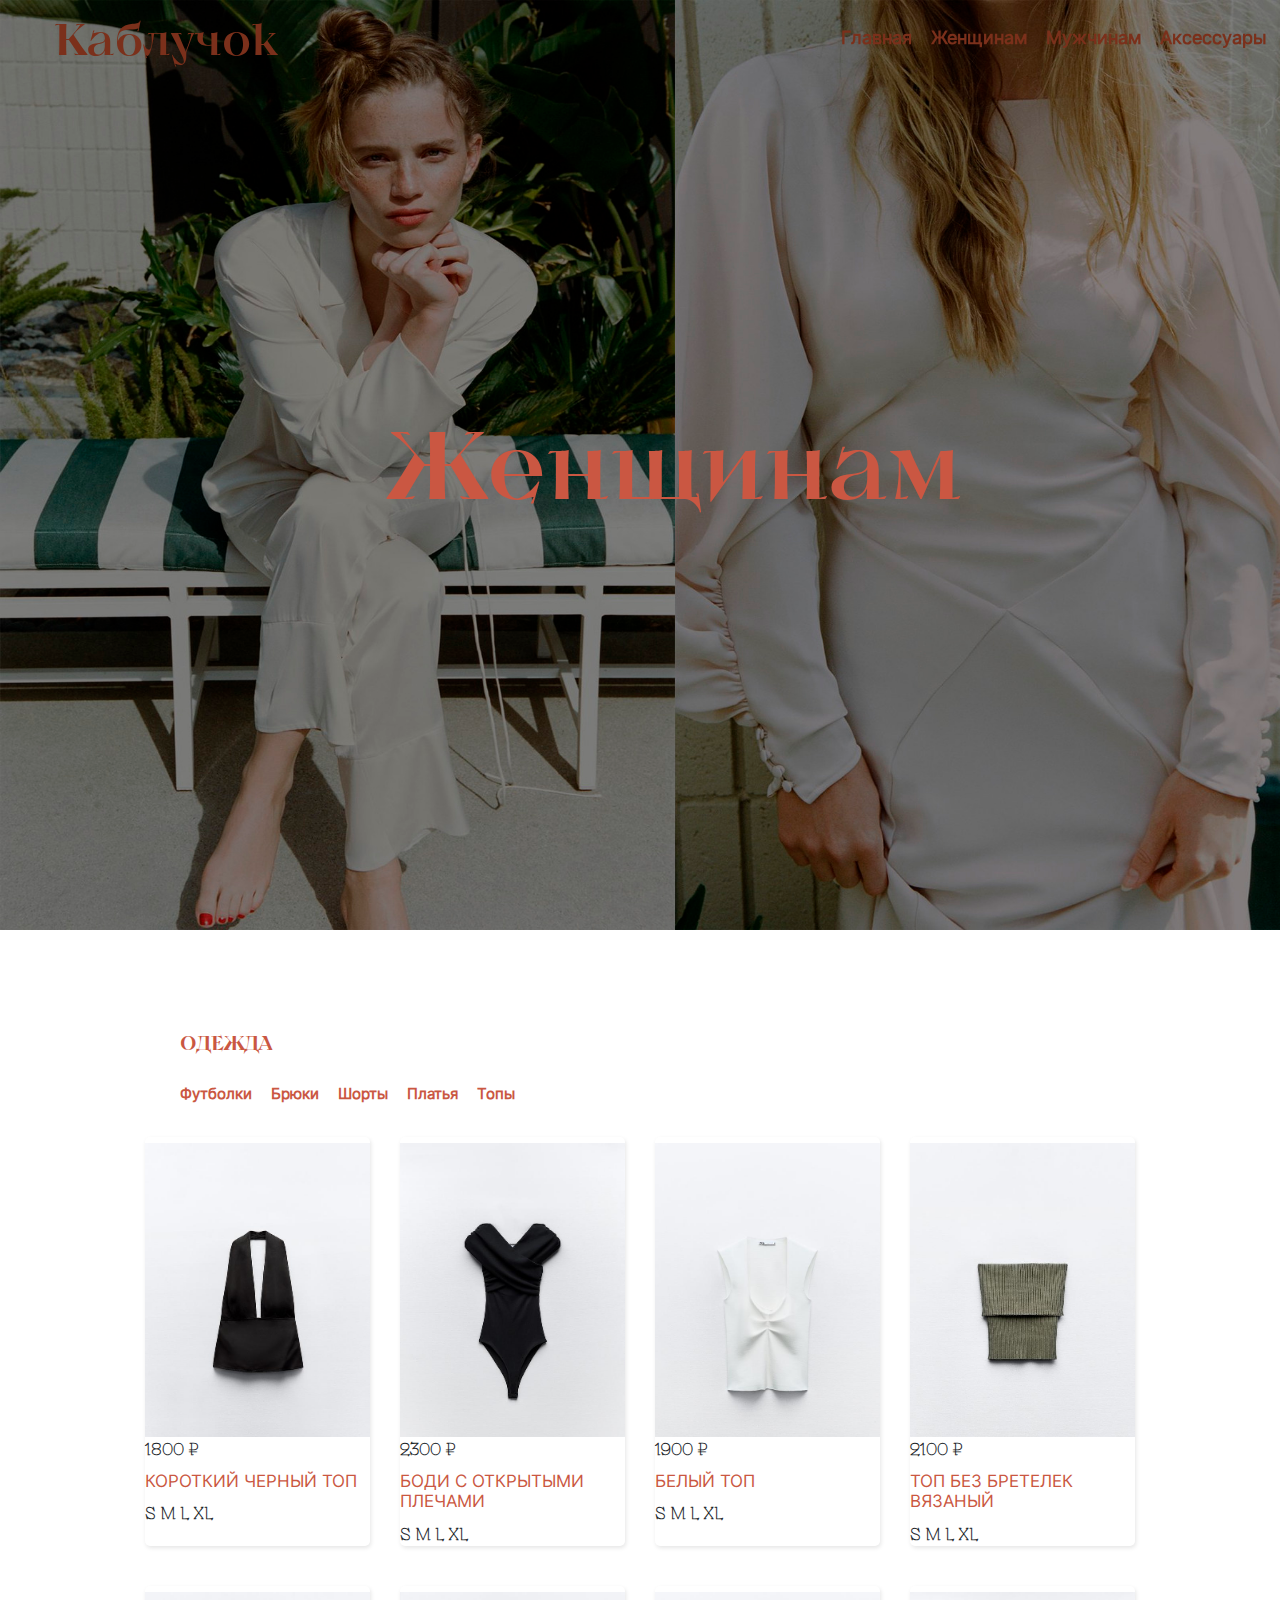
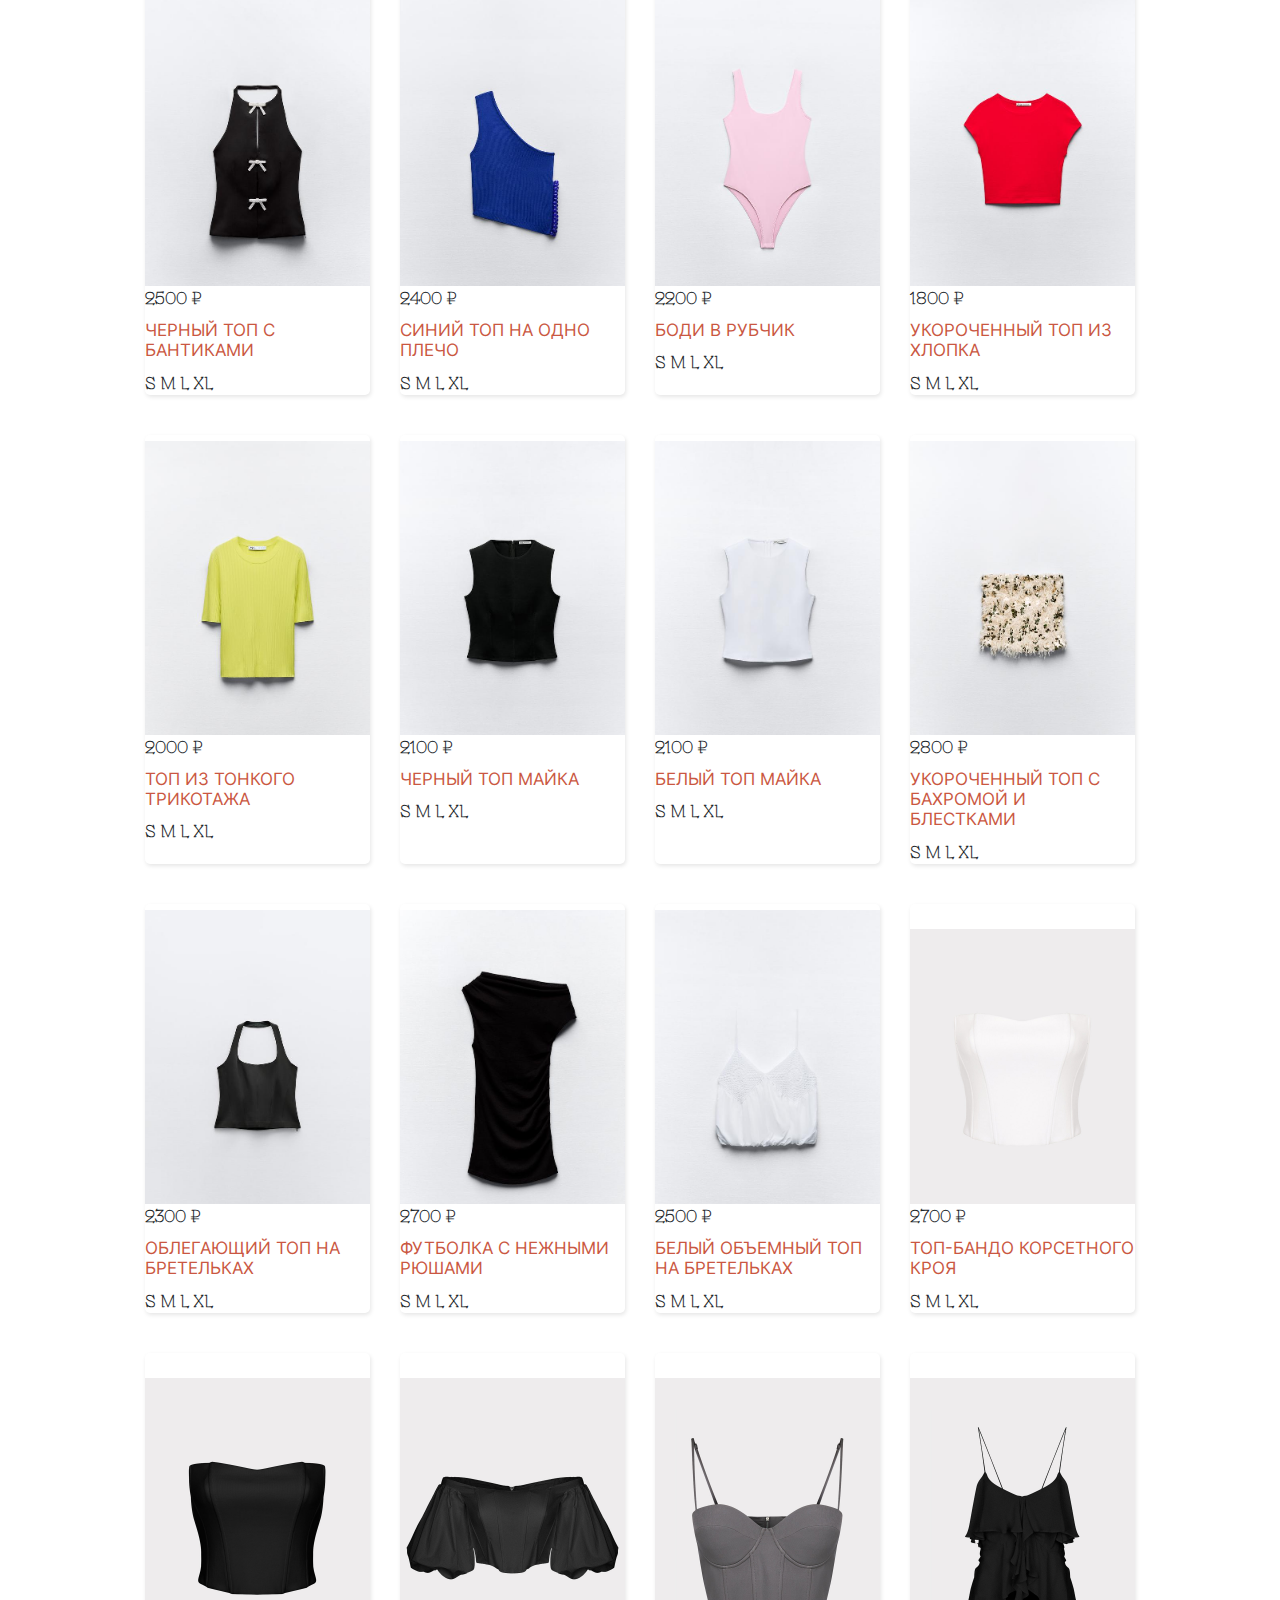
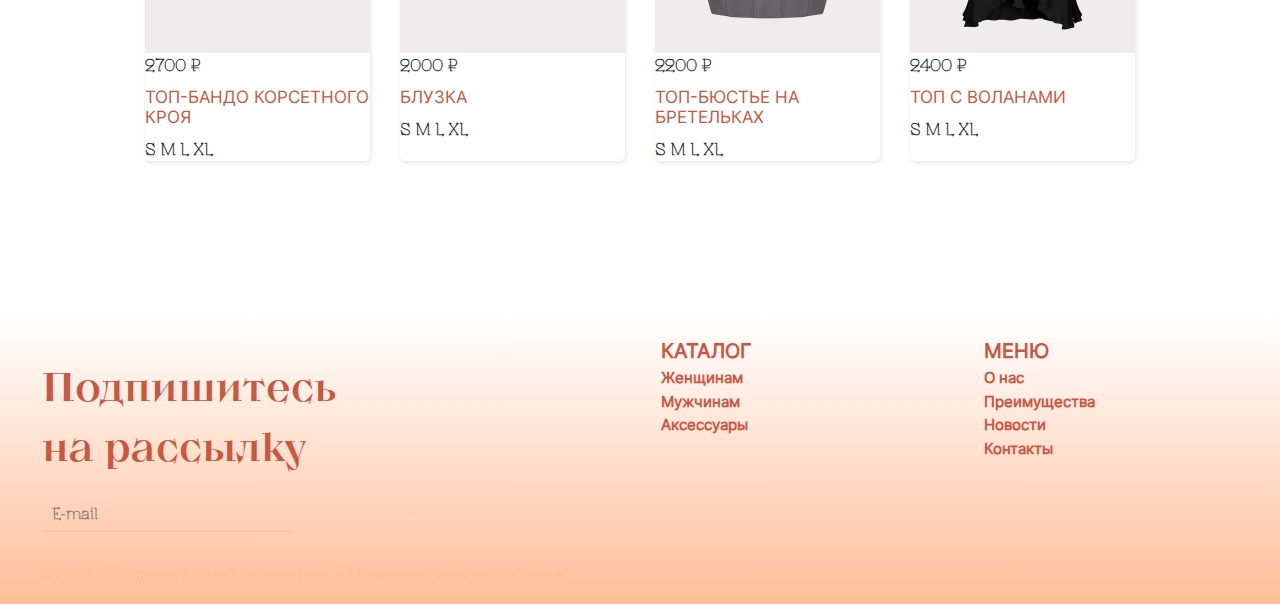
<file: Топы для женщин.html>
<!DOCTYPE html>
<html lang="ru">

<head>
    <meta charset="UTF-8">
    <meta name="viewport" content="width=device-width, initial-scale=1">
    <meta http-equiv="X-UA-Compatible" content="ie=edge">
    <link rel="stylesheet" href="assets/css/bootstrap.min.css">
    <link rel="stylesheet" href="assets/css/style_female.css">
        <title>Топы для женщин</title>
</head>
<body>
    <header>
        <div id="name">
            <a href="#home-page">Каблучок</a>
        </div>
        <div id="logo">
            <a href="index.html">Главная</a>
            <a href="Футболки для женщин.html">Женщинам</a>
            <a href="Футболки для мужчин.html">Мужчинам</a>
            <a href="Аксессуары.html">Аксессуары</a>
        </div>
    </header>

    <section class="panel" id="home-page">
        <div class="container d-flex h-100 flex-column align-items-center justify-content-center">
            <h1 class="text-home">Женщинам</h1>
        </div>
    </section>

    <section class="panel" id="menu-page">
        <h3>ОДЕЖДА</h3>
        <div id="navbar">
            <a href="Футболки для женщин.html">Футболки</a>
            <a href="Штаны для женщин.html">Брюки</a>
            <a href="Шорты для женщин.html">Шорты</a>
            <a href="Платья.html">Платья</a>
            <a href="Топы для женщин.html">Топы</a>
        </div>
    </section>

    <section class="cards">
        <div class="container container__cards">
        <div class="card">
            <div class="card__top">
                <a href="#" class="card__img">
                    <img style="width: 225px; min-height: 350px;" src="./assets/img/Женская одежда/Топы/Топ1.jpg" alt="Топ1">
                </a>
            </div>
            <div class="card__botom">
                <div class="card__prices">
                    <div class="card_price_common">1800</div>
                </div>
                <a href="#" class="card__title">КОРОТКИЙ ЧЕРНЫЙ ТОП</a>
                    <div class="card__size">S M L XL</div>
            </div>
        </div>
        <div class="card">
            <div class="card__top">
                <a href="#" class="card__img">
                    <img style="width: 225px; min-height: 350px;" src="./assets/img/Женская одежда/Топы/Топ2.jpg" alt="Топ2">
                </a>
            </div>
            <div class="card__botom">
                <div class="card__prices">
                    <div class="card_price_common">2300</div>
                </div>
                <a href="#" class="card__title">БОДИ С ОТКРЫТЫМИ ПЛЕЧАМИ</a>
                    <div class="card__size">S M L XL</div>
            </div>
        </div>
        <div class="card">
            <div class="card__top">
                <a href="#" class="card__img">
                    <img style="width: 225px; min-height: 350px;" src="./assets/img/Женская одежда/Топы/Топ3.jpg" alt="Топ3">
                </a>
            </div>
            <div class="card__botom">
                <div class="card__prices">
                    <div class="card_price_common">1900</div>
                </div>
                <a href="#" class="card__title">БЕЛЫЙ ТОП</a>
                    <div class="card__size">S M L XL</div>
            </div>
        </div>
        <div class="card">
            <div class="card__top">
                <a href="#" class="card__img">
                    <img style="width: 225px; min-height: 350px;" src="./assets/img/Женская одежда/Топы/Топ4.jpg" alt="Топ4">
                </a>
            </div>
            <div class="card__botom">
                <div class="card__prices">
                    <div class="card_price_common">2100</div>
                </div>
                <a href="#" class="card__title">ТОП БЕЗ БРЕТЕЛЕК ВЯЗАНЫЙ</a>
                    <div class="card__size">S M L XL</div>
            </div>
        </div>
        <div class="card">
            <div class="card__top">
                <a href="#" class="card__img">
                    <img style="width: 225px; min-height: 350px;" src="./assets/img/Женская одежда/Топы/Топ5.jpg" alt="Топ5">
                </a>
            </div>
            <div class="card__botom">
                <div class="card__prices">
                    <div class="card_price_common">2500</div>
                </div>
                <a href="#" class="card__title">ЧЕРНЫЙ ТОП С БАНТИКАМИ</a>
                    <div class="card__size">S M L XL</div>
            </div>
        </div>
        <div class="card">
            <div class="card__top">
                <a href="#" class="card__img">
                    <img style="width: 225px; min-height: 350px;" src="./assets/img/Женская одежда/Топы/Топ7.jpg" alt="Топ7">
                </a>
            </div>
            <div class="card__botom">
                <div class="card__prices">
                    <div class="card_price_common">2400</div>
                </div>
                <a href="#" class="card__title">СИНИЙ ТОП НА ОДНО ПЛЕЧО</a>
                    <div class="card__size">S M L XL</div>
            </div>
        </div>
        <div class="card">
            <div class="card__top">
                <a href="#" class="card__img">
                    <img style="width: 225px; min-height: 350px;" src="./assets/img/Женская одежда/Топы/Топ8.jpg" alt="Топ8">
                </a>
            </div>
            <div class="card__botom">
                <div class="card__prices">
                    <div class="card_price_common">2200</div>
                </div>
                <a href="#" class="card__title">БОДИ В РУБЧИК</a>
                    <div class="card__size">S M L XL</div>
            </div>
        </div>
        <div class="card">
            <div class="card__top">
                <a href="#" class="card__img">
                    <img style="width: 225px; min-height: 350px;" src="./assets/img/Женская одежда/Топы/Топ9.jpg" alt="Топ9">
                </a>
            </div>
            <div class="card__botom">
                <div class="card__prices">
                    <div class="card_price_common">1800</div>
                </div>
                <a href="#" class="card__title">УКОРОЧЕННЫЙ ТОП ИЗ ХЛОПКА</a>
                    <div class="card__size">S M L XL</div>
            </div>
        </div>
        <div class="card">
            <div class="card__top">
                <a href="#" class="card__img">
                    <img style="width: 225px; min-height: 350px;" src="./assets/img/Женская одежда/Топы/Топ10.jpg" alt="Топ10">
                </a>
            </div>
            <div class="card__botom">
                <div class="card__prices">
                    <div class="card_price_common">2000</div>
                </div>
                <a href="#" class="card__title">ТОП ИЗ ТОНКОГО ТРИКОТАЖА</a>
                    <div class="card__size">S M L XL</div>
            </div>
        </div>
        <div class="card">
            <div class="card__top">
                <a href="#" class="card__img">
                    <img style="width: 225px; min-height: 350px;" src="./assets/img/Женская одежда/Топы/Топ11.jpg" alt="Топ11">
                </a>
            </div>
            <div class="card__botom">
                <div class="card__prices">
                    <div class="card_price_common">2100</div>
                </div>
                <a href="#" class="card__title">ЧЕРНЫЙ ТОП МАЙКА</a>
                    <div class="card__size">S M L XL</div>
            </div>
        </div>
        <div class="card">
            <div class="card__top">
                <a href="#" class="card__img">
                    <img style="width: 225px; min-height: 350px;" src="./assets/img/Женская одежда/Топы/Топ12.jpg" alt="Топ12">
                </a>
            </div>
            <div class="card__botom">
                <div class="card__prices">
                    <div class="card_price_common">2100</div>
                </div>
                <a href="#" class="card__title">БЕЛЫЙ ТОП МАЙКА</a>
                    <div class="card__size">S M L XL</div>
            </div>
        </div>
        <div class="card">
            <div class="card__top">
                <a href="#" class="card__img">
                    <img style="width: 225px; min-height: 350px;" src="./assets/img/Женская одежда/Топы/Топ13.jpg" alt="Топ13">
                </a>
            </div>
            <div class="card__botom">
                <div class="card__prices">
                    <div class="card_price_common">2800</div>
                </div>
                <a href="#" class="card__title">УКОРОЧЕННЫЙ ТОП С БАХРОМОЙ И БЛЕСТКАМИ</a>
                    <div class="card__size">S M L XL</div>
            </div>
        </div>
        <div class="card">
            <div class="card__top">
                <a href="#" class="card__img">
                    <img style="width: 225px; min-height: 350px;" src="./assets/img/Женская одежда/Топы/Топ15.jpg" alt="Топ15">
                </a>
            </div>
            <div class="card__botom">
                <div class="card__prices">
                    <div class="card_price_common">2300</div>
                </div>
                <a href="#" class="card__title">ОБЛЕГАЮЩИЙ ТОП НА БРЕТЕЛЬКАХ</a>
                    <div class="card__size">S M L XL</div>
            </div>
        </div>
        <div class="card">
            <div class="card__top">
                <a href="#" class="card__img">
                    <img style="width: 225px; min-height: 350px;" src="./assets/img/Женская одежда/Топы/Топ17.jpg" alt="Топ17">
                </a>
            </div>
            <div class="card__botom">
                <div class="card__prices">
                    <div class="card_price_common">2700</div>
                </div>
                <a href="#" class="card__title">ФУТБОЛКА С НЕЖНЫМИ РЮШАМИ</a>
                    <div class="card__size">S M L XL</div>
            </div>
        </div>
        <div class="card">
            <div class="card__top">
                <a href="#" class="card__img">
                    <img style="width: 225px; min-height: 350px;" src="./assets/img/Женская одежда/Топы/Топ18.jpg" alt="Топ18">
                </a>
            </div>
            <div class="card__botom">
                <div class="card__prices">
                    <div class="card_price_common">2500</div>
                </div>
                <a href="#" class="card__title">БЕЛЫЙ ОБЪЕМНЫЙ ТОП НА БРЕТЕЛЬКАХ</a>
                    <div class="card__size">S M L XL</div>
            </div>
        </div>
        <div class="card">
            <div class="card__top">
                <a href="#" class="card__img">
                    <img style="width: 225px; min-height: 350px;" src="./assets/img/Женская одежда/Топы/Топ19.jpg" alt="Топ19">
                </a>
            </div>
            <div class="card__botom">
                <div class="card__prices">
                    <div class="card_price_common">2700</div>
                </div>
                <a href="#" class="card__title">ТОП-БАНДО КОРСЕТНОГО КРОЯ</a>
                    <div class="card__size">S M L XL</div>
            </div>
        </div>
        <div class="card">
            <div class="card__top">
                <a href="#" class="card__img">
                    <img style="width: 225px; min-height: 350px;" src="./assets/img/Женская одежда/Топы/Топ20.jpg" alt="Топ20">
                </a>
            </div>
            <div class="card__botom">
                <div class="card__prices">
                    <div class="card_price_common">2700</div>
                </div>
                <a href="#" class="card__title">ТОП-БАНДО КОРСЕТНОГО КРОЯ</a>
                    <div class="card__size">S M L XL</div>
            </div>
        </div>
        <div class="card">
            <div class="card__top">
                <a href="#" class="card__img">
                    <img style="width: 225px; min-height: 350px;" src="./assets/img/Женская одежда/Топы/Топ21.jpg" alt="Топ21">
                </a>
            </div>
            <div class="card__botom">
                <div class="card__prices">
                    <div class="card_price_common">2000</div>
                </div>
                <a href="#" class="card__title">БЛУЗКА</a>
                    <div class="card__size">S M L XL</div>
            </div>
        </div>
        <div class="card">
            <div class="card__top">
                <a href="#" class="card__img">
                    <img style="width: 225px; min-height: 350px;" src="./assets/img/Женская одежда/Топы/Топ23.jpg" alt="Топ23">
                </a>
            </div>
            <div class="card__botom">
                <div class="card__prices">
                    <div class="card_price_common">2200</div>
                </div>
                <a href="#" class="card__title">ТОП-БЮСТЬЕ НА БРЕТЕЛЬКАХ</a>
                    <div class="card__size">S M L XL</div>
            </div>
        </div>
        <div class="card">
            <div class="card__top">
                <a href="#" class="card__img">
                    <img style="width: 225px; min-height: 350px;" src="./assets/img/Женская одежда/Топы/Топ24.jpg" alt="Топ24">
                </a>
            </div>
            <div class="card__botom">
                <div class="card__prices">
                    <div class="card_price_common">2400</div>
                </div>
                <a href="#" class="card__title">ТОП С ВОЛАНАМИ</a>
                    <div class="card__size">S M L XL</div>
            </div>
        </div>
        </div>
    </section>

    <footer class>
        <div class="footer">
            <div class="footer_spacing">
                <div class="row">
                    <div class="col-lg-6">
                        <div class="footer_action_heading">
                            <span>
                                Подпишитесь<br>
                                на рассылку
                            </span>
                        </div>
                        <div class="footer_containerbox">
                            <div class="footer_action_form">
                                <form class="d-flex flex-row flex-md-nowrap align-items-center">
                                    <input type="email" class="footer_input_subscribe" id="email" name="subscribe_email" placeholder="E-mail" required value>
                                    <button aria-label="submit email" type="submit" class="footer_action_btn_submit">-></button>
                                </form>
                            </div>
                        </div>
                    </div>
                    <div class="col-lg-6 p-lg-0">
                        <div class="d-flex flex-wrap flex-lg-row flex-column">
                            <div class="col-lg-6">
                                <div class="footer_action_headinglight">
                                    <span>КАТАЛОГ</span>
                                </div>
                                <div class="footer_action_list">
                                    <ul class="list-none">
                                        <li><a href="Футболки для женщин.html">Женщинам</a></li>
                                        <li><a href="Футболки для мужчин.html">Мужчинам</a></li>
                                        <li><a href="Аксессуары.html">Аксессуары</a></li>
                                    </ul>
                                </div>
                            </div>
                            <div class="col-lg-6">
                                <div class="footer_action_headinglight">
                                    <span>МЕНЮ</span>
                                </div>
                                <div class="footer_action_list">
                                    <ul class="list-none">
                                        <li><a href="index.html#about-us">О нас</a></li>
                                        <li><a href="index.html#advantages">Преимущества</a></li>
                                        <li><a href="index.html#news">Новости</a></li>
                                        <li><a href="index.html#contact">Контакты</a></li>
                                    </ul>
                                </div>
                            </div>
                        </div>
                    </div>
                    <div class="copyright">
                        <p>©2024 ИП Ляхова Юлия Владимировна | Магазин одежды "Каблучок"</p>
                    </div>
                </div>
            </div>
        </div>
    </footer>
</body>
</html>
</file>
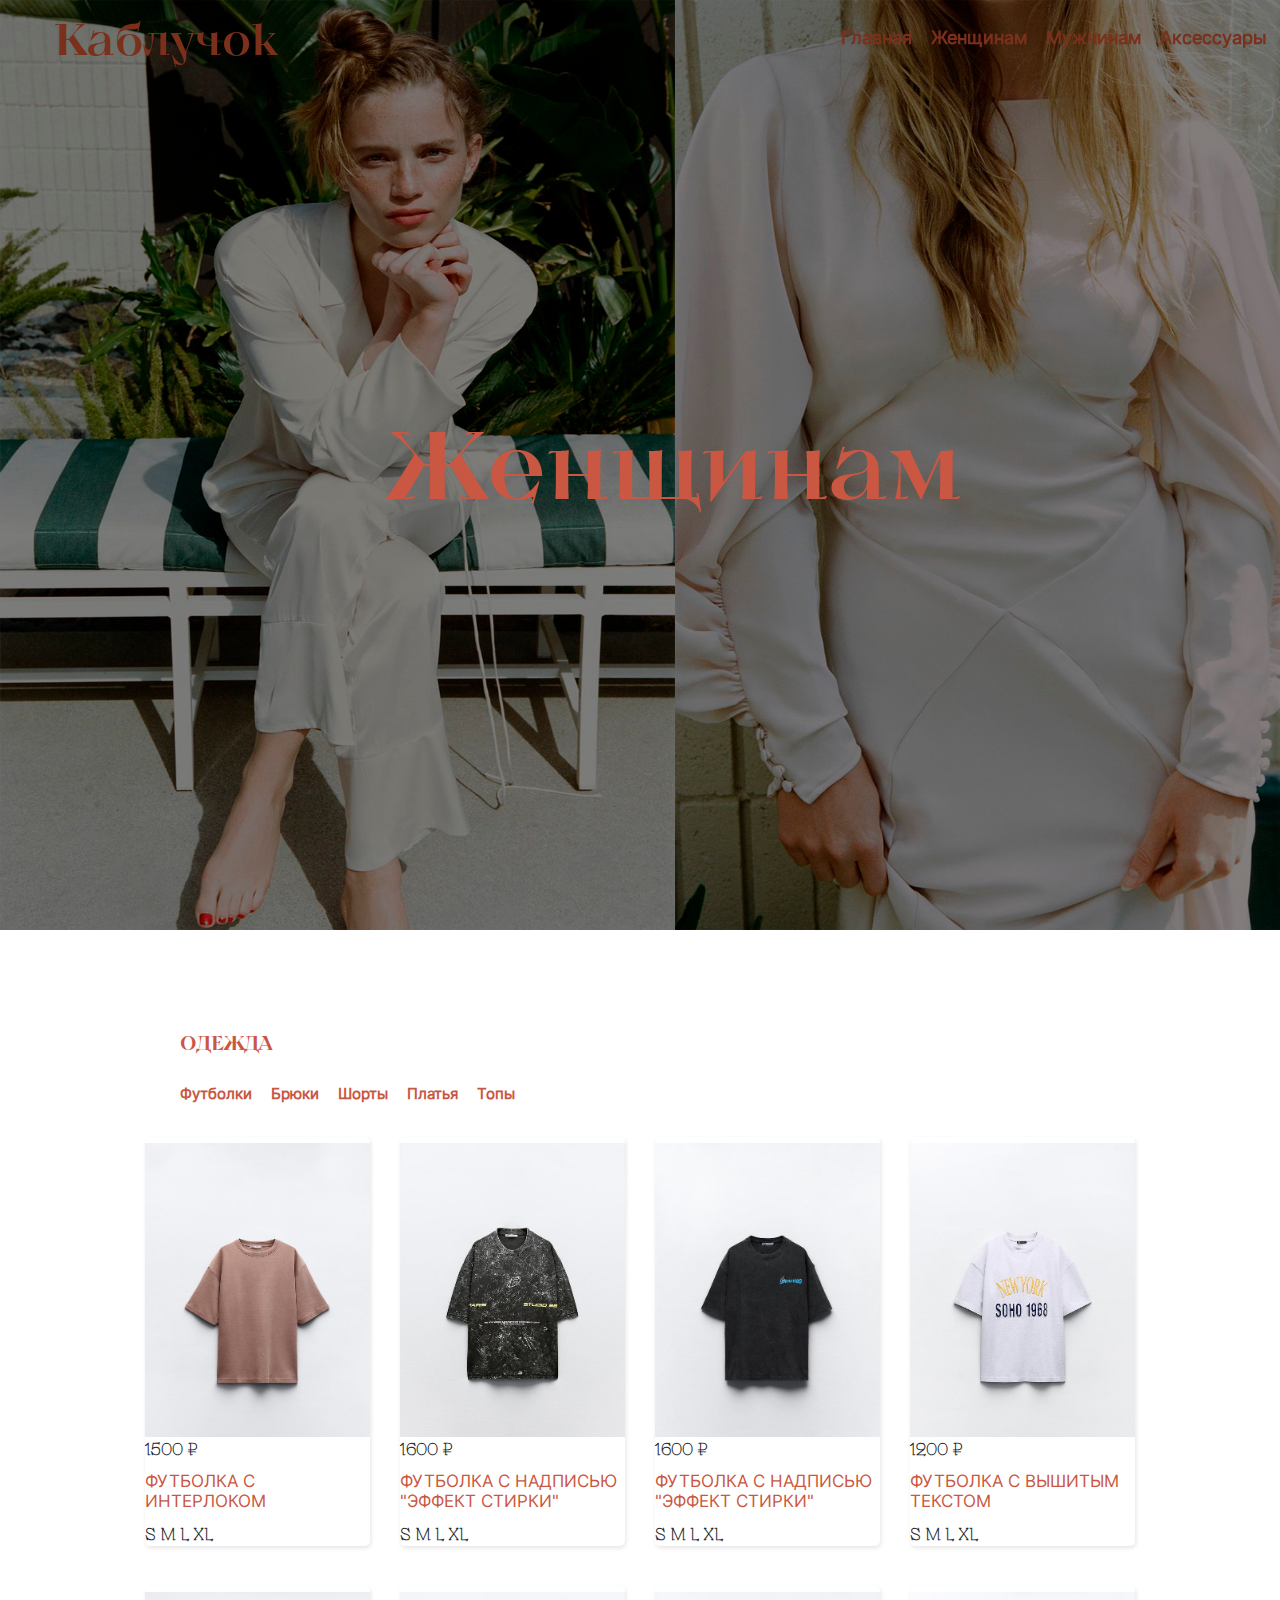
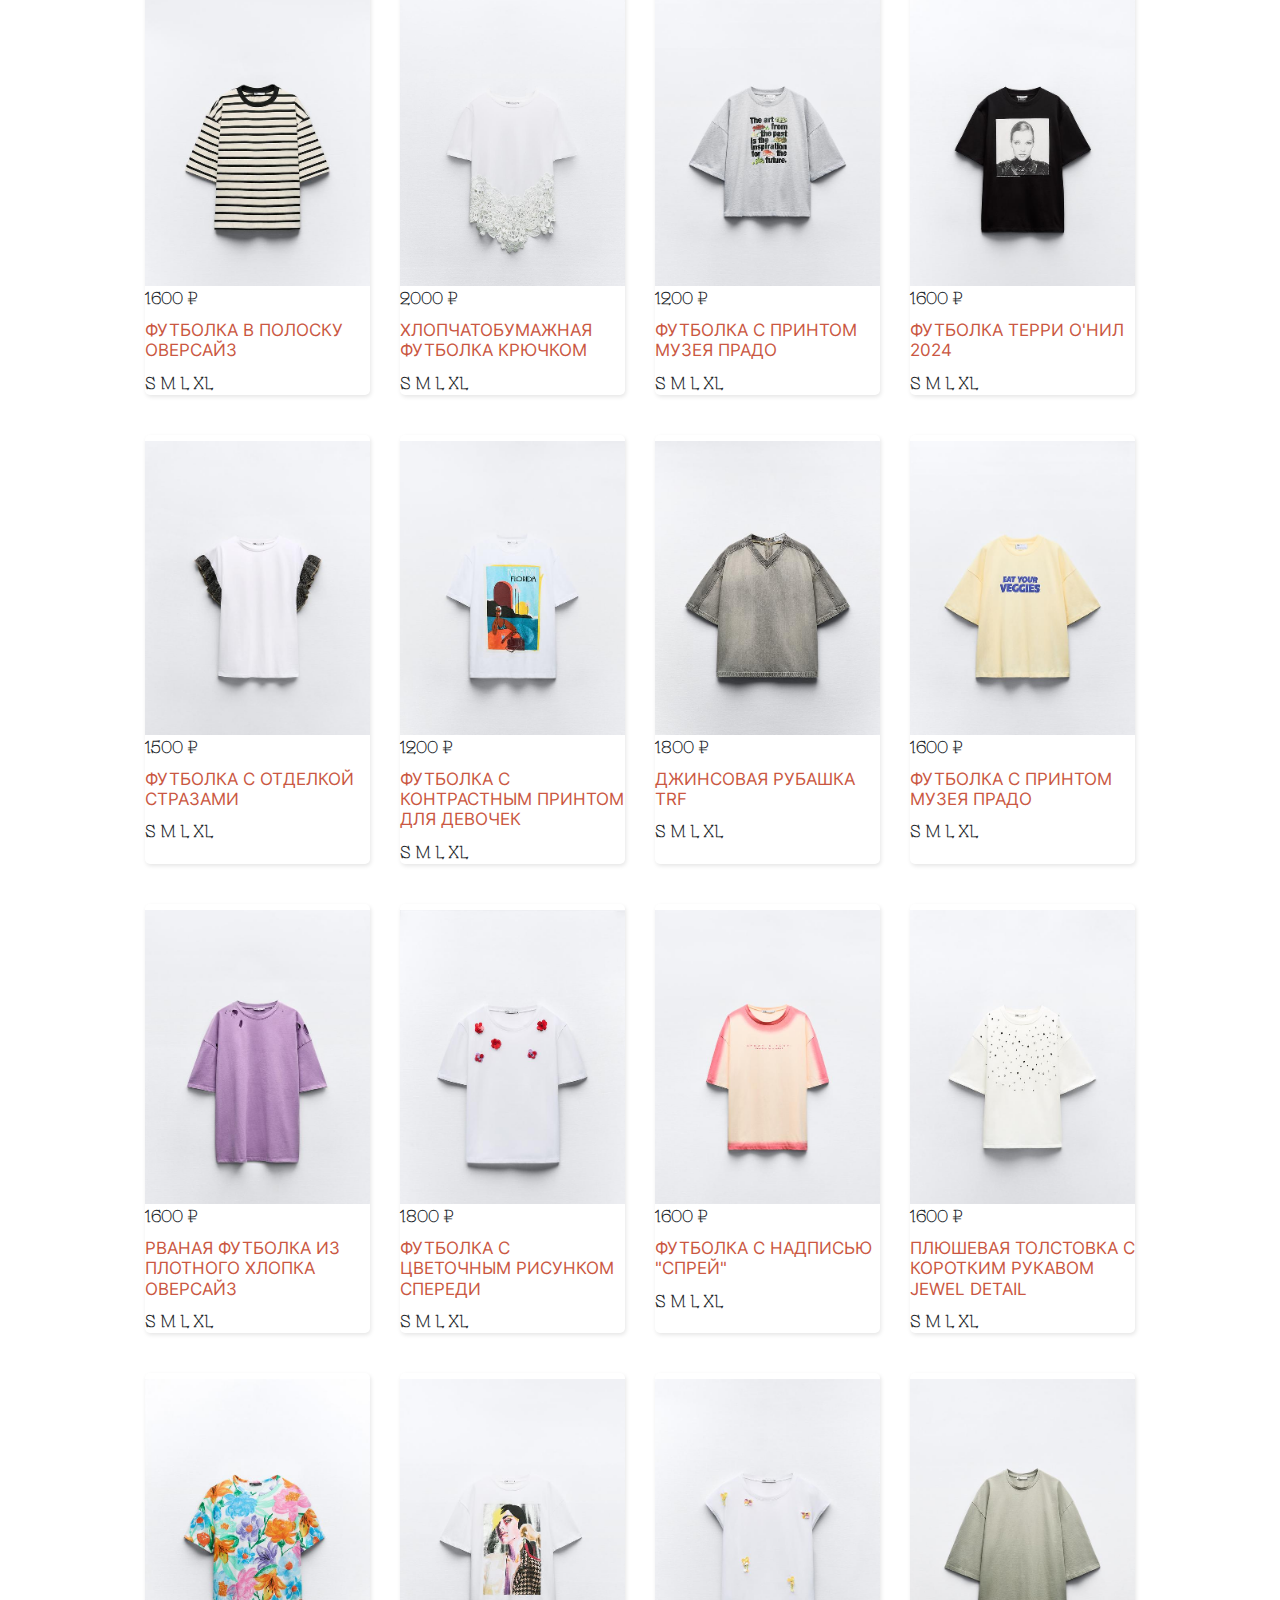
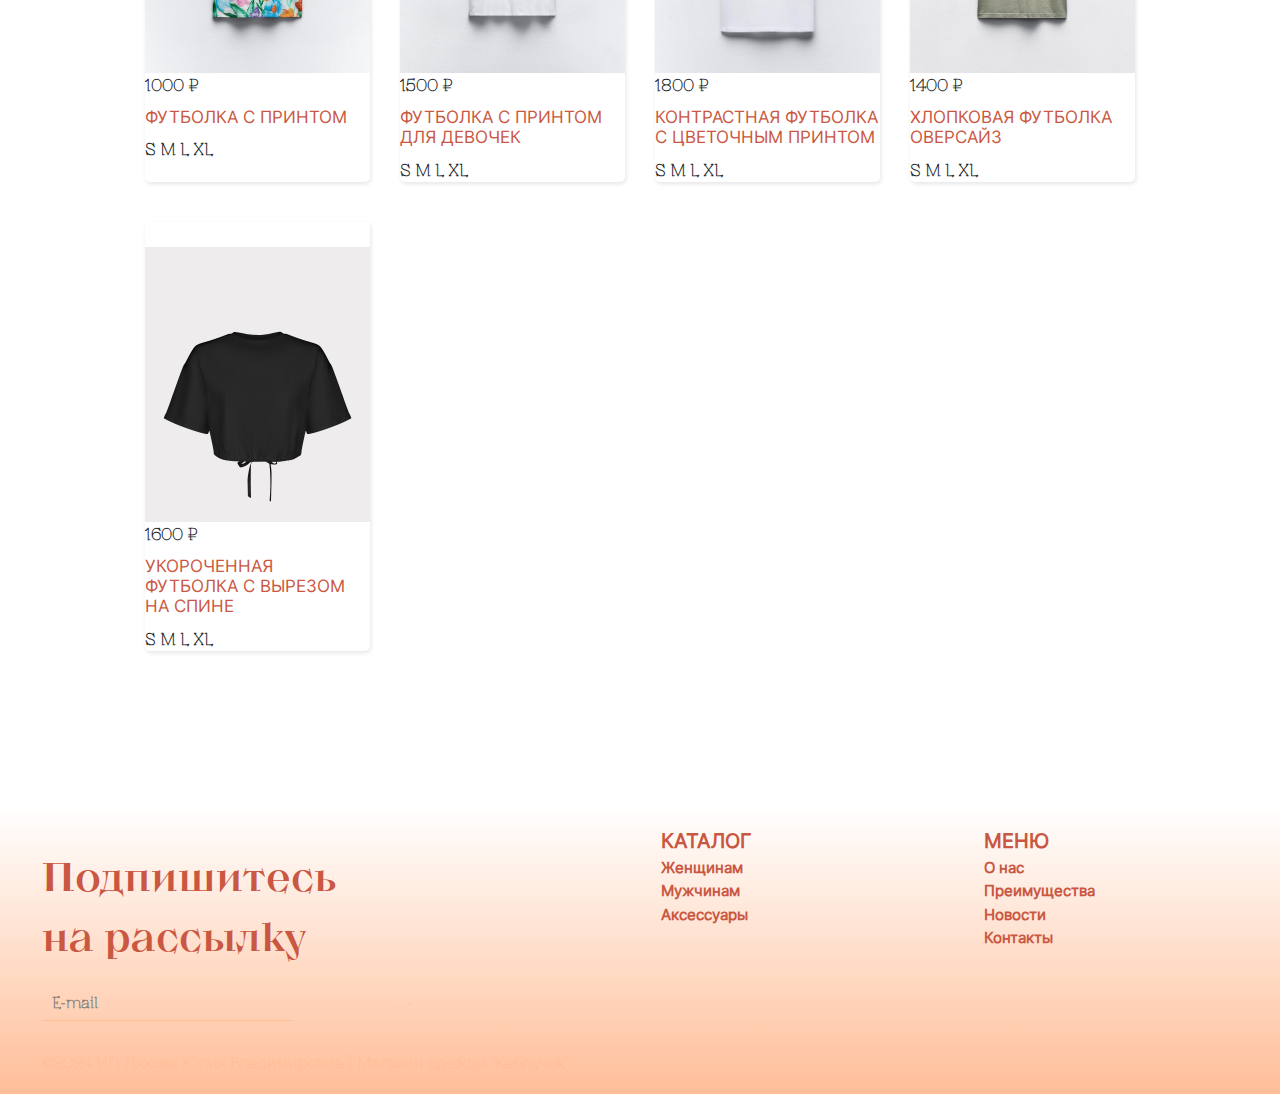
<file: Футболки для женщин.html>
<!DOCTYPE html>
<html lang="ru">

<head>
    <meta charset="UTF-8">
    <meta name="viewport" content="width=device-width, initial-scale=1">
    <meta http-equiv="X-UA-Compatible" content="ie=edge">
    <link rel="stylesheet" href="assets/css/bootstrap.min.css">
    <link rel="stylesheet" href="assets/css/style_female.css">
        <title>Футболки для женщин</title>
</head>
<body>
    <header>
        <div id="name">
            <a href="#home-page">Каблучок</a>
        </div>
        <div id="logo">
            <a href="index.html">Главная</a>
            <a href="Футболки для женщин.html">Женщинам</a>
            <a href="Футболки для мужчин.html">Мужчинам</a>
            <a href="Аксессуары.html">Аксессуары</a>
        </div>
    </header>

    <section class="panel" id="home-page">
        <div class="container d-flex h-100 flex-column align-items-center justify-content-center">
            <h1 class="text-home">Женщинам</h1>
        </div>
    </section>

    <section class="panel" id="menu-page">
        <h3>ОДЕЖДА</h3>
        <div id="navbar">
            <a href="Футболки для женщин.html">Футболки</a>
            <a href="Штаны для женщин.html">Брюки</a>
            <a href="Шорты для женщин.html">Шорты</a>
            <a href="Платья.html">Платья</a>
            <a href="Топы для женщин.html">Топы</a>
        </div>
    </section>

    <section class="cards">
        <div class="container container__cards">
        <div class="card">
            <div class="card__top">
                <a href="#" class="card__img">
                    <img style="width: 225px; min-height: 350px;" src="./assets/img/Женская одежда/Футболки/Футболка1.png" alt="Футболка1">
                </a>
            </div>
            <div class="card__botom">
                <div class="card__prices">
                    <div class="card_price_common">1500</div>
                </div>
                <a href="#" class="card__title">ФУТБОЛКА С ИНТЕРЛОКОМ</a>
                    <div class="card__size">S M L XL</div>
            </div>
        </div>
        <div class="card">
            <div class="card__top">
                <a href="#" class="card__img">
                    <img style="width: 225px; min-height: 350px;" src="./assets/img/Женская одежда/Футболки/Футболка2.png" alt="Футболка2">
                </a>
            </div>
            <div class="card__botom">
                <div class="card__prices">
                    <div class="card_price_common">1600</div>
                </div>
                <a href="#" class="card__title">ФУТБОЛКА С НАДПИСЬЮ "ЭФФЕКТ СТИРКИ"</a>
                    <div class="card__size">S M L XL</div>
            </div>
        </div>
        <div class="card">
            <div class="card__top">
                <a href="#" class="card__img">
                    <img style="width: 225px; min-height: 350px;" src="./assets/img/Женская одежда/Футболки/Футболка3.png" alt="Футболка3">
                </a>
            </div>
            <div class="card__botom">
                <div class="card__prices">
                    <div class="card_price_common">1600</div>
                </div>
                <a href="#" class="card__title">ФУТБОЛКА С НАДПИСЬЮ "ЭФФЕКТ СТИРКИ"</a>
                    <div class="card__size">S M L XL</div>
            </div>
        </div>
        <div class="card">
            <div class="card__top">
                <a href="#" class="card__img">
                    <img style="width: 225px; min-height: 350px;" src="./assets/img/Женская одежда/Футболки/Футболка4.png" alt="Футболка4">
                </a>
            </div>
            <div class="card__botom">
                <div class="card__prices">
                    <div class="card_price_common">1200</div>
                </div>
                <a href="#" class="card__title">ФУТБОЛКА С ВЫШИТЫМ ТЕКСТОМ</a>
                    <div class="card__size">S M L XL</div>
            </div>
        </div>
        <div class="card">
            <div class="card__top">
                <a href="#" class="card__img">
                    <img style="width: 225px; min-height: 350px;" src="./assets/img/Женская одежда/Футболки/Футболка5.png" alt="Футболка5">
                </a>
            </div>
            <div class="card__botom">
                <div class="card__prices">
                    <div class="card_price_common">1600</div>
                </div>
                <a href="#" class="card__title">ФУТБОЛКА В ПОЛОСКУ ОВЕРСАЙЗ</a>
                    <div class="card__size">S M L XL</div>
            </div>
        </div>
        <div class="card">
            <div class="card__top">
                <a href="#" class="card__img">
                    <img style="width: 225px; min-height: 350px;" src="./assets/img/Женская одежда/Футболки/Футболка6.png" alt="Футболка6">
                </a>
            </div>
            <div class="card__botom">
                <div class="card__prices">
                    <div class="card_price_common">2000</div>
                </div>
                <a href="#" class="card__title">ХЛОПЧАТОБУМАЖНАЯ ФУТБОЛКА КРЮЧКОМ</a>
                    <div class="card__size">S M L XL</div>
            </div>
        </div>
        <div class="card">
            <div class="card__top">
                <a href="#" class="card__img">
                    <img style="width: 225px; min-height: 350px;" src="./assets/img/Женская одежда/Футболки/Футболка7.png" alt="Футболка7">
                </a>
            </div>
            <div class="card__botom">
                <div class="card__prices">
                    <div class="card_price_common">1200</div>
                </div>
                <a href="#" class="card__title">ФУТБОЛКА С ПРИНТОМ МУЗЕЯ ПРАДО</a>
                    <div class="card__size">S M L XL</div>
            </div>
        </div>
        <div class="card">
            <div class="card__top">
                <a href="#" class="card__img">
                    <img style="width: 225px; min-height: 350px;" src="./assets/img/Женская одежда/Футболки/Футболка8.png" alt="Футболка8">
                </a>
            </div>
            <div class="card__botom">
                <div class="card__prices">
                    <div class="card_price_common">1600</div>
                </div>
                <a href="#" class="card__title">ФУТБОЛКА ТЕРРИ О'НИЛ 2024</a>
                    <div class="card__size">S M L XL</div>
            </div>
        </div>
        <div class="card">
            <div class="card__top">
                <a href="#" class="card__img">
                    <img style="width: 225px; min-height: 350px;" src="./assets/img/Женская одежда/Футболки/Футболка9.png" alt="Футболка9">
                </a>
            </div>
            <div class="card__botom">
                <div class="card__prices">
                    <div class="card_price_common">1500</div>
                </div>
                <a href="#" class="card__title">ФУТБОЛКА С ОТДЕЛКОЙ СТРАЗАМИ</a>
                    <div class="card__size">S M L XL</div>
            </div>
        </div>
        <div class="card">
            <div class="card__top">
                <a href="#" class="card__img">
                    <img style="width: 225px; min-height: 350px;" src="./assets/img/Женская одежда/Футболки/Футболка10.png" alt="Футболка10">
                </a>
            </div>
            <div class="card__botom">
                <div class="card__prices">
                    <div class="card_price_common">1200</div>
                </div>
                <a href="#" class="card__title">ФУТБОЛКА С КОНТРАСТНЫМ ПРИНТОМ ДЛЯ ДЕВОЧЕК</a>
                    <div class="card__size">S M L XL</div>
            </div>
        </div>
        <div class="card">
            <div class="card__top">
                <a href="#" class="card__img">
                    <img style="width: 225px; min-height: 350px;" src="./assets/img/Женская одежда/Футболки/Футболка11.png" alt="Футболка11">
                </a>
            </div>
            <div class="card__botom">
                <div class="card__prices">
                    <div class="card_price_common">1800</div>
                </div>
                <a href="#" class="card__title">ДЖИНСОВАЯ РУБАШКА TRF</a>
                    <div class="card__size">S M L XL</div>
            </div>
        </div>
        <div class="card">
            <div class="card__top">
                <a href="#" class="card__img">
                    <img style="width: 225px; min-height: 350px;" src="./assets/img/Женская одежда/Футболки/Футболка12.png" alt="Футболка12">
                </a>
            </div>
            <div class="card__botom">
                <div class="card__prices">
                    <div class="card_price_common">1600</div>
                </div>
                <a href="#" class="card__title">ФУТБОЛКА С ПРИНТОМ МУЗЕЯ ПРАДО</a>
                    <div class="card__size">S M L XL</div>
            </div>
        </div>
        <div class="card">
            <div class="card__top">
                <a href="#" class="card__img">
                    <img style="width: 225px; min-height: 350px;" src="./assets/img/Женская одежда/Футболки/Футболка13.png" alt="Футболка13">
                </a>
            </div>
            <div class="card__botom">
                <div class="card__prices">
                    <div class="card_price_common">1600</div>
                </div>
                <a href="#" class="card__title">РВАНАЯ ФУТБОЛКА ИЗ ПЛОТНОГО ХЛОПКА ОВЕРСАЙЗ</a>
                    <div class="card__size">S M L XL</div>
            </div>
        </div>
        <div class="card">
            <div class="card__top">
                <a href="#" class="card__img">
                    <img style="width: 225px; min-height: 350px;" src="./assets/img/Женская одежда/Футболки/Футболка14.png" alt="Футболка14">
                </a>
            </div>
            <div class="card__botom">
                <div class="card__prices">
                    <div class="card_price_common">1800</div>
                </div>
                <a href="#" class="card__title">ФУТБОЛКА С ЦВЕТОЧНЫМ РИСУНКОМ СПЕРЕДИ</a>
                    <div class="card__size">S M L XL</div>
            </div>
        </div>
        <div class="card">
            <div class="card__top">
                <a href="#" class="card__img">
                    <img style="width: 225px; min-height: 350px;" src="./assets/img/Женская одежда/Футболки/Футболка15.png" alt="Футболка15">
                </a>
            </div>
            <div class="card__botom">
                <div class="card__prices">
                    <div class="card_price_common">1600</div>
                </div>
                <a href="#" class="card__title">ФУТБОЛКА С НАДПИСЬЮ "СПРЕЙ"</a>
                    <div class="card__size">S M L XL</div>
            </div>
        </div>
        <div class="card">
            <div class="card__top">
                <a href="#" class="card__img">
                    <img style="width: 225px; min-height: 350px;" src="./assets/img/Женская одежда/Футболки/Футболка16.png" alt="Футболка16">
                </a>
            </div>
            <div class="card__botom">
                <div class="card__prices">
                    <div class="card_price_common">1600</div>
                </div>
                <a href="#" class="card__title">ПЛЮШЕВАЯ ТОЛСТОВКА С КОРОТКИМ РУКАВОМ JEWEL DETAIL</a>
                    <div class="card__size">S M L XL</div>
            </div>
        </div>
        <div class="card">
            <div class="card__top">
                <a href="#" class="card__img">
                    <img style="width: 225px; min-height: 350px;" src="./assets/img/Женская одежда/Футболки/Футболка17.png" alt="Футболка17">
                </a>
            </div>
            <div class="card__botom">
                <div class="card__prices">
                    <div class="card_price_common">1000</div>
                </div>
                <a href="#" class="card__title">ФУТБОЛКА С ПРИНТОМ</a>
                    <div class="card__size">S M L XL</div>
            </div>
        </div>
        <div class="card">
            <div class="card__top">
                <a href="#" class="card__img">
                    <img style="width: 225px; min-height: 350px;" src="./assets/img/Женская одежда/Футболки/Футболка18.png" alt="Футболка18">
                </a>
            </div>
            <div class="card__botom">
                <div class="card__prices">
                    <div class="card_price_common">1500</div>
                </div>
                <a href="#" class="card__title">ФУТБОЛКА С ПРИНТОМ ДЛЯ ДЕВОЧЕК</a>
                    <div class="card__size">S M L XL</div>
            </div>
        </div>
        <div class="card">
            <div class="card__top">
                <a href="#" class="card__img">
                    <img style="width: 225px; min-height: 350px;" src="./assets/img/Женская одежда/Футболки/Футболка19.png" alt="Футболка19">
                </a>
            </div>
            <div class="card__botom">
                <div class="card__prices">
                    <div class="card_price_common">1800</div>
                </div>
                <a href="#" class="card__title">КОНТРАСТНАЯ ФУТБОЛКА С ЦВЕТОЧНЫМ ПРИНТОМ</a>
                    <div class="card__size">S M L XL</div>
            </div>
        </div>
        <div class="card">
            <div class="card__top">
                <a href="#" class="card__img">
                    <img style="width: 225px; min-height: 350px;" src="./assets/img/Женская одежда/Футболки/Футболка20.png" alt="Футболка20">
                </a>
            </div>
            <div class="card__botom">
                <div class="card__prices">
                    <div class="card_price_common">1400</div>
                </div>
                <a href="#" class="card__title">ХЛОПКОВАЯ ФУТБОЛКА ОВЕРСАЙЗ</a>
                    <div class="card__size">S M L XL</div>
            </div>
        </div>
        <div class="card">
            <div class="card__top">
                <a href="#" class="card__img">
                    <img style="width: 225px; min-height: 350px;" src="./assets/img/Женская одежда/Футболки/Футболка21.jpg" alt="Футболка21">
                </a>
            </div>
            <div class="card__botom">
                <div class="card__prices">
                    <div class="card_price_common">1600</div>
                </div>
                <a href="#" class="card__title">УКОРОЧЕННАЯ ФУТБОЛКА С ВЫРЕЗОМ НА СПИНЕ</a>
                    <div class="card__size">S M L XL</div>
            </div>
        </div>
        </div>
    </section>

    <footer class>
        <div class="footer">
            <div class="footer_spacing">
                <div class="row">
                    <div class="col-lg-6">
                        <div class="footer_action_heading">
                            <span>
                                Подпишитесь<br>
                                на рассылку
                            </span>
                        </div>
                        <div class="footer_containerbox">
                            <div class="footer_action_form">
                                <form class="d-flex flex-row flex-md-nowrap align-items-center">
                                    <input type="email" class="footer_input_subscribe" id="email" name="subscribe_email" placeholder="E-mail" required value>
                                    <button aria-label="submit email" type="submit" class="footer_action_btn_submit">-></button>
                                </form>
                            </div>
                        </div>
                    </div>
                    <div class="col-lg-6 p-lg-0">
                        <div class="d-flex flex-wrap flex-lg-row flex-column">
                            <div class="col-lg-6">
                                <div class="footer_action_headinglight">
                                    <span>КАТАЛОГ</span>
                                </div>
                                <div class="footer_action_list">
                                    <ul class="list-none">
                                        <li><a href="Женщинам.html">Женщинам</a></li>
                                        <li><a href="Мужчинам.html">Мужчинам</a></li>
                                        <li><a href="Аксессуары.html">Аксессуары</a></li>
                                    </ul>
                                </div>
                            </div>
                            <div class="col-lg-6">
                                <div class="footer_action_headinglight">
                                    <span>МЕНЮ</span>
                                </div>
                                <div class="footer_action_list">
                                    <ul class="list-none">
                                        <li><a href="index.html#about-us">О нас</a></li>
                                        <li><a href="index.html#advantages">Преимущества</a></li>
                                        <li><a href="index.html#news">Новости</a></li>
                                        <li><a href="index.html#contact">Контакты</a></li>
                                    </ul>
                                </div>
                            </div>
                        </div>
                    </div>
                    <div class="copyright">
                        <p>©2024 ИП Ляхова Юлия Владимировна | Магазин одежды "Каблучок"</p>
                    </div>
                </div>
            </div>
        </div>
    </footer>
</body>
</html>
</file>
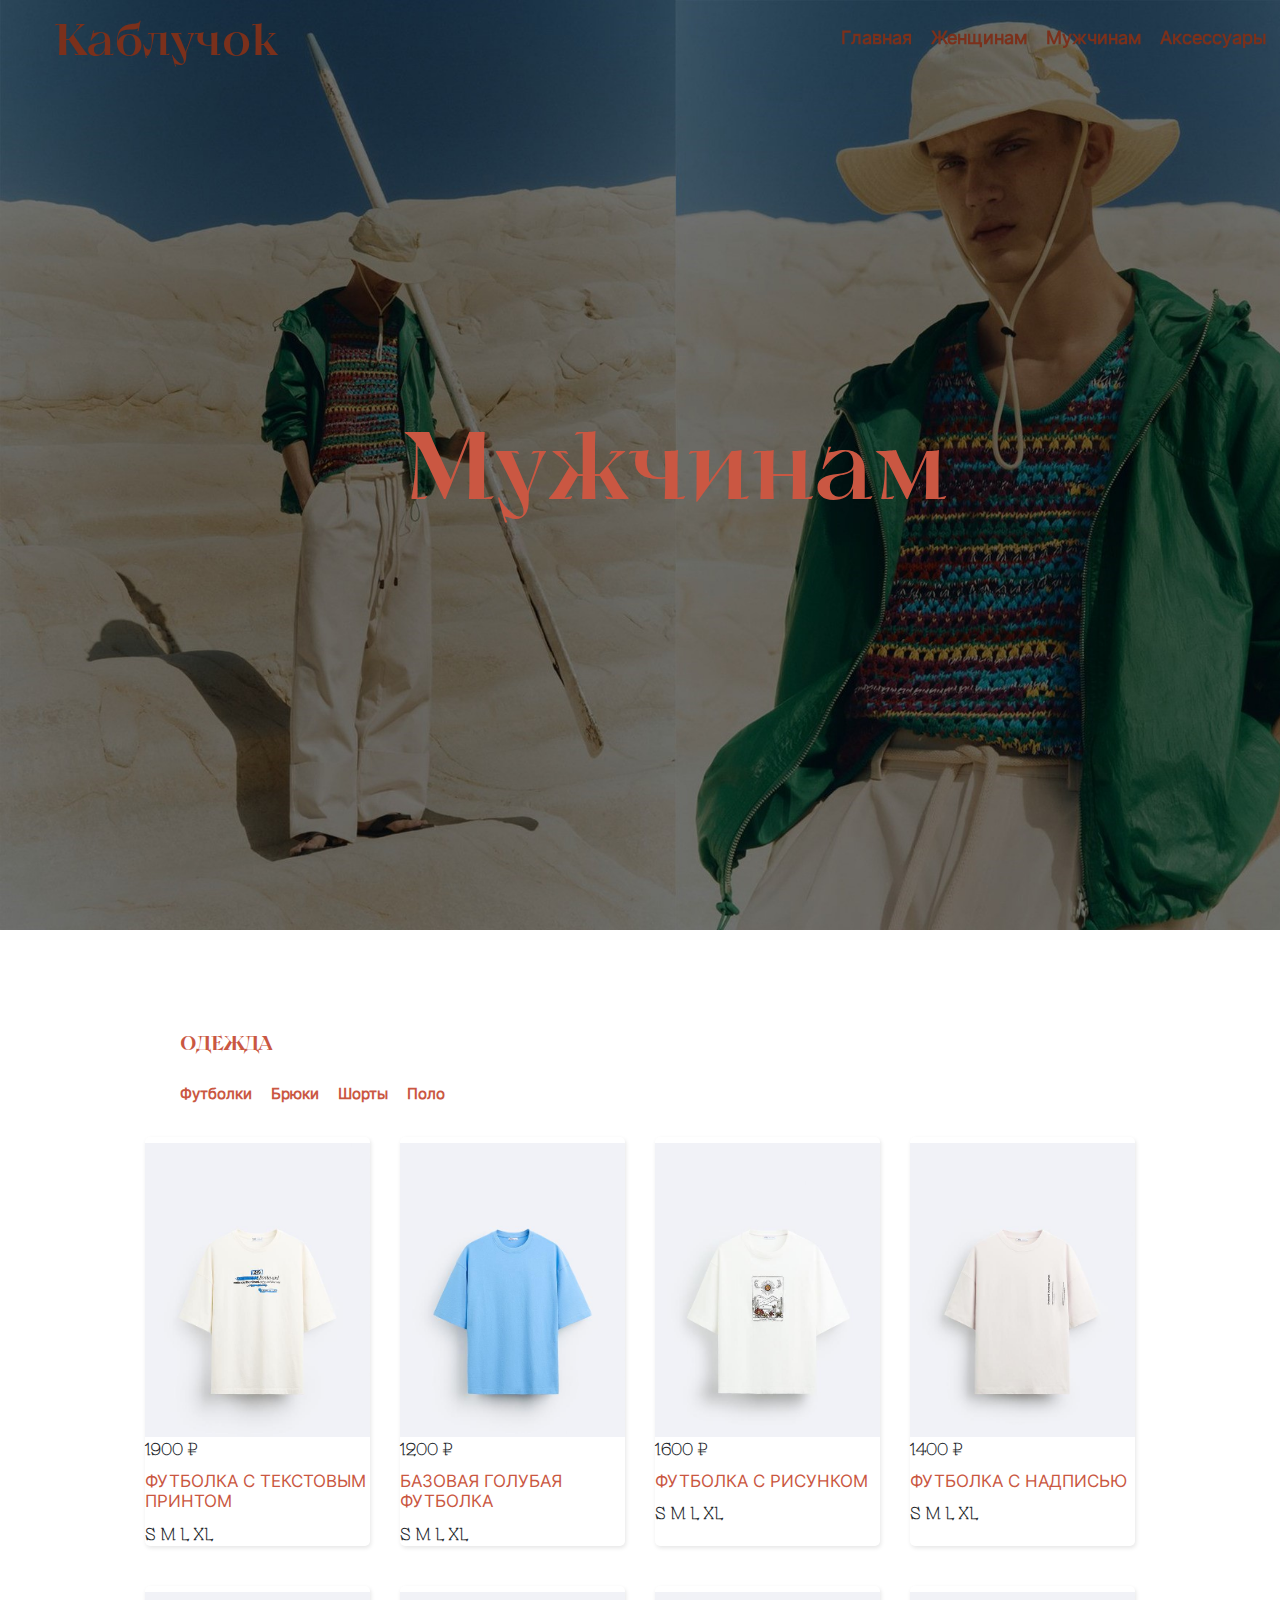
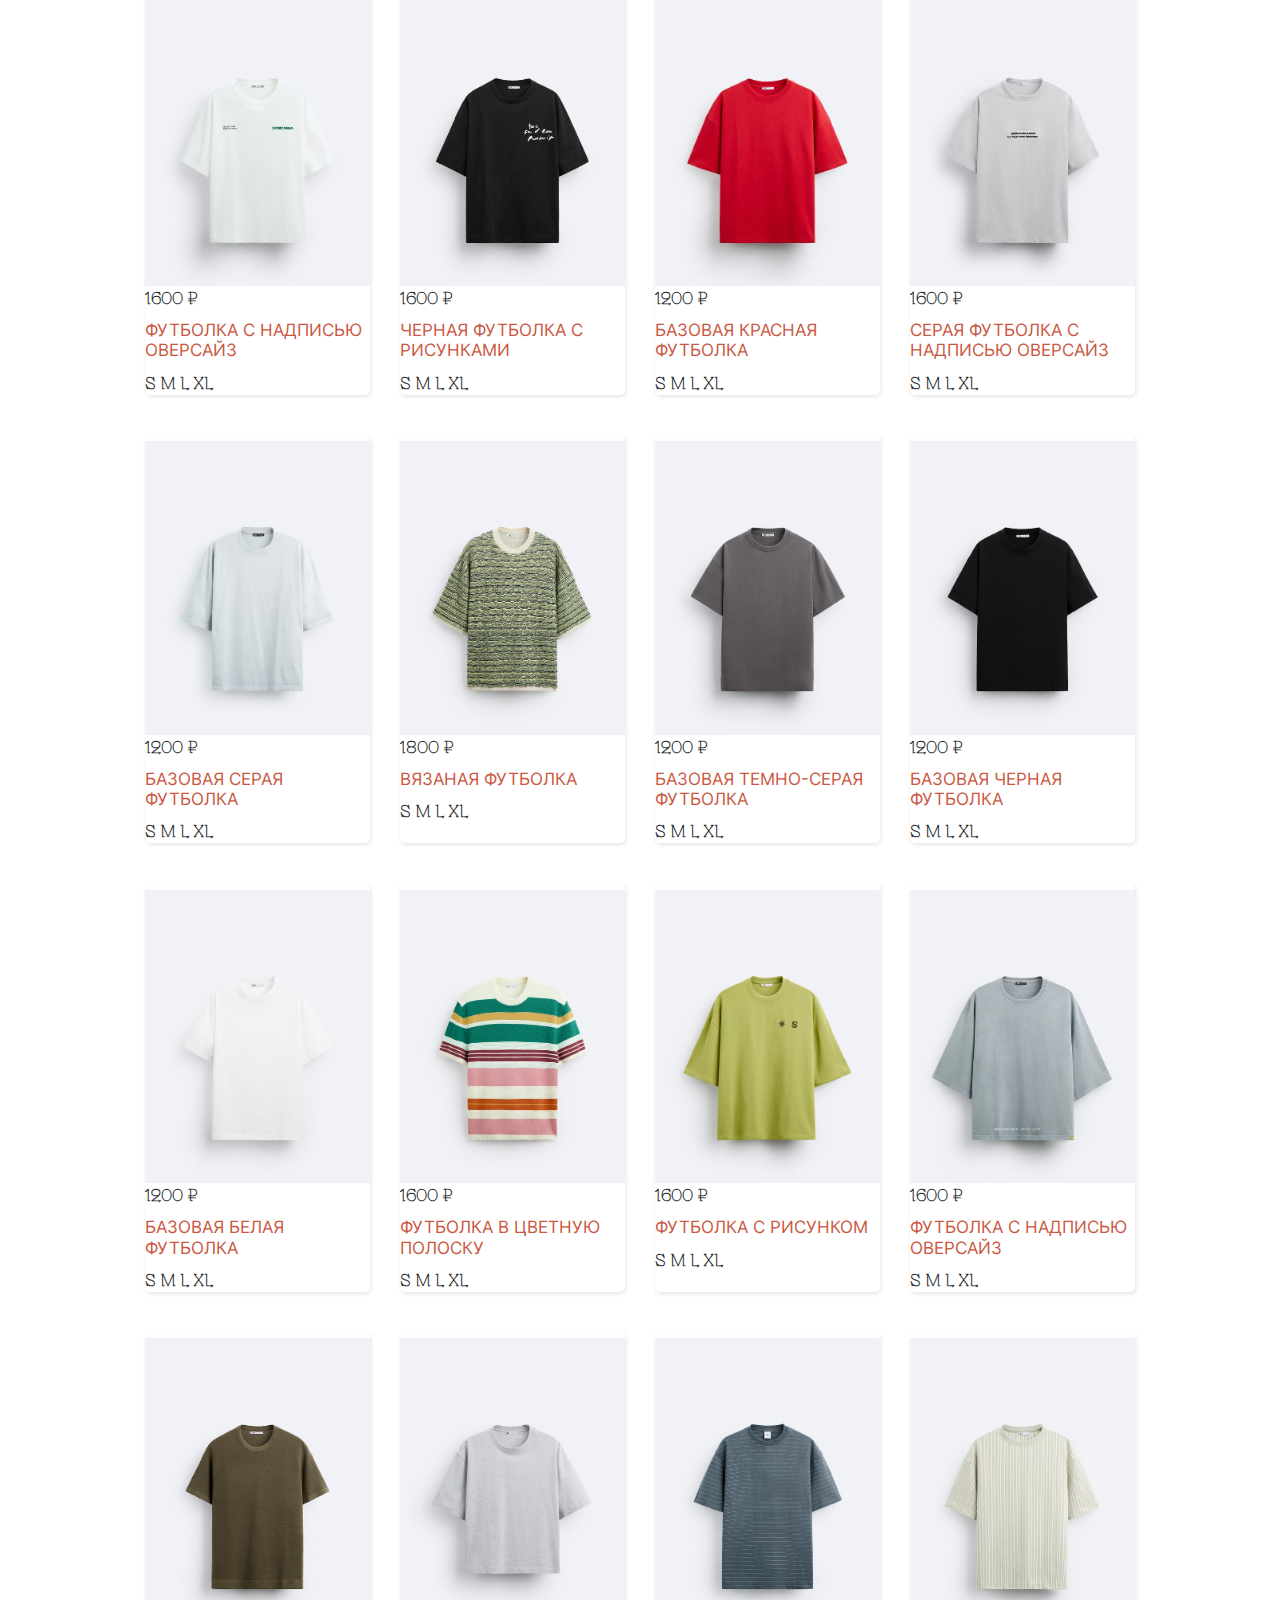
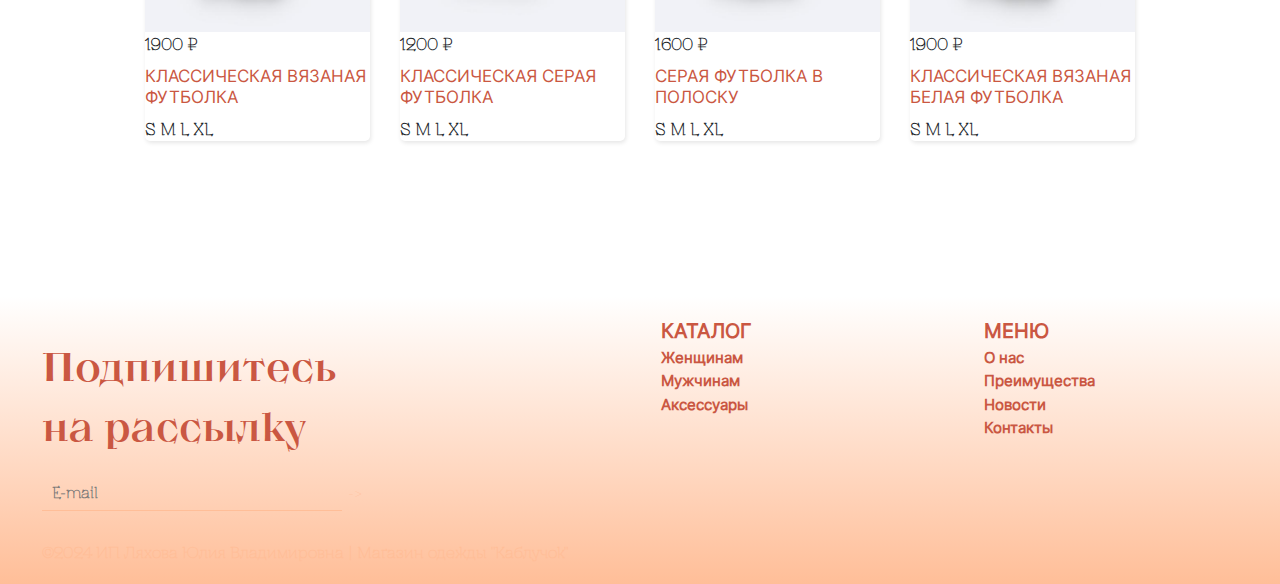
<file: Футболки для мужчин.html>
<!DOCTYPE html>
<html lang="ru">

<head>
    <meta charset="UTF-8">
    <meta name="viewport" content="width=device-width, initial-scale=1">
    <meta http-equiv="X-UA-Compatible" content="ie=edge">
    <link rel="stylesheet" href="assets/css/bootstrap.min.css">
    <link rel="stylesheet" href="assets/css/style-male.css">
        <title>Футболки для мужчин</title>
</head>
<body>
    <header>
        <div id="name">
            <a href="#home-page">Каблучок</a>
        </div>
        <div id="logo">
            <a href="index.html">Главная</a>
            <a href="Футболки для женщин.html">Женщинам</a>
            <a href="Футболки для мужчин.html">Мужчинам</a>
            <a href="Аксессуары.html">Аксессуары</a>
        </div>
    </header>

    <section class="panel" id="home-page">
        <div class="container d-flex h-100 flex-column align-items-center justify-content-center">
            <h1 class="text-home">Мужчинам</h1>
        </div>
    </section>

    <section class="panel" id="menu-page">
        <h3>ОДЕЖДА</h3>
        <div id="navbar">
            <a href="Футболки для мужчин.html">Футболки</a>
            <a href="Штаны для мужчин.html">Брюки</a>
            <a href="Шорты для мужчин.html">Шорты</a>
            <a href="Поло.html">Поло</a>
        </div>
    </section>

    <section class="cards" id="cards">
        <div class="container container__cards">
        <div class="card">
            <div class="card__top">
                <a href="#" class="card__img">
                    <img style="width: 225px; min-height: 350px;" src="./assets/img/Мужская одежда/Футболки/Футболка1.jpg" alt="Футболка1">
                </a>
            </div>
            <div class="card__botom">
                <div class="card__prices">
                    <div class="card_price_common">1900</div>
                </div>
                <a href="#" class="card__title">ФУТБОЛКА С ТЕКСТОВЫМ ПРИНТОМ</a>
                    <div class="card__size">S M L XL</div>
            </div>
        </div>
        <div class="card">
            <div class="card__top">
                <a href="#" class="card__img">
                    <img style="width: 225px; min-height: 350px;" src="./assets/img/Мужская одежда/Футболки/Футболка2.jpg" alt="Футболка2">
                </a>
            </div>
            <div class="card__botom">
                <div class="card__prices">
                    <div class="card_price_common">1200</div>
                </div>
                <a href="#" class="card__title">БАЗОВАЯ ГОЛУБАЯ ФУТБОЛКА</a>
                    <div class="card__size">S M L XL</div>
            </div>
        </div>
        <div class="card">
            <div class="card__top">
                <a href="#" class="card__img">
                    <img style="width: 225px; min-height: 350px;" src="./assets/img/Мужская одежда/Футболки/Футболка3.jpg" alt="Футболка3">
                </a>
            </div>
            <div class="card__botom">
                <div class="card__prices">
                    <div class="card_price_common">1600</div>
                </div>
                <a href="#" class="card__title">ФУТБОЛКА С РИСУНКОМ</a>
                    <div class="card__size">S M L XL</div>
            </div>
        </div>
        <div class="card">
            <div class="card__top">
                <a href="#" class="card__img">
                    <img style="width: 225px; min-height: 350px;" src="./assets/img/Мужская одежда/Футболки/Футболка4.jpg" alt="Футболка4">
                </a>
            </div>
            <div class="card__botom">
                <div class="card__prices">
                    <div class="card_price_common">1400</div>
                </div>
                <a href="#" class="card__title">ФУТБОЛКА С НАДПИСЬЮ</a>
                    <div class="card__size">S M L XL</div>
            </div>
        </div>
        <div class="card">
            <div class="card__top">
                <a href="#" class="card__img">
                    <img style="width: 225px; min-height: 350px;" src="./assets/img/Мужская одежда/Футболки/Футболка5.jpg" alt="Футболка5">
                </a>
            </div>
            <div class="card__botom">
                <div class="card__prices">
                    <div class="card_price_common">1600</div>
                </div>
                <a href="#" class="card__title">ФУТБОЛКА С НАДПИСЬЮ ОВЕРСАЙЗ</a>
                    <div class="card__size">S M L XL</div>
            </div>
        </div>
        <div class="card">
            <div class="card__top">
                <a href="#" class="card__img">
                    <img style="width: 225px; min-height: 350px;" src="./assets/img/Мужская одежда/Футболки/Футболка6.jpg" alt="Футболка6">
                </a>
            </div>
            <div class="card__botom">
                <div class="card__prices">
                    <div class="card_price_common">1600</div>
                </div>
                <a href="#" class="card__title">ЧЕРНАЯ ФУТБОЛКА С РИСУНКАМИ</a>
                    <div class="card__size">S M L XL</div>
            </div>
        </div>
        <div class="card">
            <div class="card__top">
                <a href="#" class="card__img">
                    <img style="width: 225px; min-height: 350px;" src="./assets/img/Мужская одежда/Футболки/Футболка7.jpg" alt="Футболка7">
                </a>
            </div>
            <div class="card__botom">
                <div class="card__prices">
                    <div class="card_price_common">1200</div>
                </div>
                <a href="#" class="card__title">БАЗОВАЯ КРАСНАЯ ФУТБОЛКА</a>
                    <div class="card__size">S M L XL</div>
            </div>
        </div>
        <div class="card">
            <div class="card__top">
                <a href="#" class="card__img">
                    <img style="width: 225px; min-height: 350px;" src="./assets/img/Мужская одежда/Футболки/Футболка8.jpg" alt="Футболка8">
                </a>
            </div>
            <div class="card__botom">
                <div class="card__prices">
                    <div class="card_price_common">1600</div>
                </div>
                <a href="#" class="card__title">СЕРАЯ ФУТБОЛКА С НАДПИСЬЮ ОВЕРСАЙЗ</a>
                    <div class="card__size">S M L XL</div>
            </div>
        </div>
        <div class="card">
            <div class="card__top">
                <a href="#" class="card__img">
                    <img style="width: 225px; min-height: 350px;" src="./assets/img/Мужская одежда/Футболки/Футболка9.jpg" alt="Футболка9">
                </a>
            </div>
            <div class="card__botom">
                <div class="card__prices">
                    <div class="card_price_common">1200</div>
                </div>
                <a href="#" class="card__title">БАЗОВАЯ СЕРАЯ ФУТБОЛКА</a>
                    <div class="card__size">S M L XL</div>
            </div>
        </div>
        <div class="card">
            <div class="card__top">
                <a href="#" class="card__img">
                    <img style="width: 225px; min-height: 350px;" src="./assets/img/Мужская одежда/Футболки/Футболка10.jpg" alt="Футболка10">
                </a>
            </div>
            <div class="card__botom">
                <div class="card__prices">
                    <div class="card_price_common">1800</div>
                </div>
                <a href="#" class="card__title">ВЯЗАНАЯ ФУТБОЛКА</a>
                    <div class="card__size">S M L XL</div>
            </div>
        </div>
        <div class="card">
            <div class="card__top">
                <a href="#" class="card__img">
                    <img style="width: 225px; min-height: 350px;" src="./assets/img/Мужская одежда/Футболки/Футболка11.jpg" alt="Футболка11">
                </a>
            </div>
            <div class="card__botom">
                <div class="card__prices">
                    <div class="card_price_common">1200</div>
                </div>
                <a href="#" class="card__title">БАЗОВАЯ ТЕМНО-СЕРАЯ ФУТБОЛКА</a>
                    <div class="card__size">S M L XL</div>
            </div>
        </div>
        <div class="card">
            <div class="card__top">
                <a href="#" class="card__img">
                    <img style="width: 225px; min-height: 350px;" src="./assets/img/Мужская одежда/Футболки/Футболка12.jpg" alt="Футболка12">
                </a>
            </div>
            <div class="card__botom">
                <div class="card__prices">
                    <div class="card_price_common">1200</div>
                </div>
                <a href="#" class="card__title">БАЗОВАЯ ЧЕРНАЯ ФУТБОЛКА</a>
                    <div class="card__size">S M L XL</div>
            </div>
        </div>
        <div class="card">
            <div class="card__top">
                <a href="#" class="card__img">
                    <img style="width: 225px; min-height: 350px;" src="./assets/img/Мужская одежда/Футболки/Футболка13.jpg" alt="Футболка13">
                </a>
            </div>
            <div class="card__botom">
                <div class="card__prices">
                    <div class="card_price_common">1200</div>
                </div>
                <a href="#" class="card__title">БАЗОВАЯ БЕЛАЯ ФУТБОЛКА</a>
                    <div class="card__size">S M L XL</div>
            </div>
        </div>
        <div class="card">
            <div class="card__top">
                <a href="#" class="card__img">
                    <img style="width: 225px; min-height: 350px;" src="./assets/img/Мужская одежда/Футболки/Футболка14.jpg" alt="Футболка14">
                </a>
            </div>
            <div class="card__botom">
                <div class="card__prices">
                    <div class="card_price_common">1600</div>
                </div>
                <a href="#" class="card__title">ФУТБОЛКА В ЦВЕТНУЮ ПОЛОСКУ</a>
                    <div class="card__size">S M L XL</div>
            </div>
        </div>
        <div class="card">
            <div class="card__top">
                <a href="#" class="card__img">
                    <img style="width: 225px; min-height: 350px;" src="./assets/img/Мужская одежда/Футболки/Футболка15.jpg" alt="Футболка15">
                </a>
            </div>
            <div class="card__botom">
                <div class="card__prices">
                    <div class="card_price_common">1600</div>
                </div>
                <a href="#" class="card__title">ФУТБОЛКА С РИСУНКОМ</a>
                    <div class="card__size">S M L XL</div>
            </div>
        </div>
        <div class="card">
            <div class="card__top">
                <a href="#" class="card__img">
                    <img style="width: 225px; min-height: 350px;" src="./assets/img/Мужская одежда/Футболки/Футболка16.jpg" alt="Футболка16">
                </a>
            </div>
            <div class="card__botom">
                <div class="card__prices">
                    <div class="card_price_common">1600</div>
                </div>
                <a href="#" class="card__title">ФУТБОЛКА С НАДПИСЬЮ ОВЕРСАЙЗ</a>
                    <div class="card__size">S M L XL</div>
            </div>
        </div>
        <div class="card">
            <div class="card__top">
                <a href="#" class="card__img">
                    <img style="width: 225px; min-height: 350px;" src="./assets/img/Мужская одежда/Футболки/Футболка17.jpg" alt="Футболка17">
                </a>
            </div>
            <div class="card__botom">
                <div class="card__prices">
                    <div class="card_price_common">1900</div>
                </div>
                <a href="#" class="card__title">КЛАССИЧЕСКАЯ ВЯЗАНАЯ ФУТБОЛКА</a>
                    <div class="card__size">S M L XL</div>
            </div>
        </div>
        <div class="card">
            <div class="card__top">
                <a href="#" class="card__img">
                    <img style="width: 225px; min-height: 350px;" src="./assets/img/Мужская одежда/Футболки/Футболка18.jpg" alt="Футболка18">
                </a>
            </div>
            <div class="card__botom">
                <div class="card__prices">
                    <div class="card_price_common">1200</div>
                </div>
                <a href="#" class="card__title">КЛАССИЧЕСКАЯ СЕРАЯ ФУТБОЛКА</a>
                    <div class="card__size">S M L XL</div>
            </div>
        </div>
        <div class="card">
            <div class="card__top">
                <a href="#" class="card__img">
                    <img style="width: 225px; min-height: 350px;" src="./assets/img/Мужская одежда/Футболки/Футболка19.jpg" alt="Футболка19">
                </a>
            </div>
            <div class="card__botom">
                <div class="card__prices">
                    <div class="card_price_common">1600</div>
                </div>
                <a href="#" class="card__title">СЕРАЯ ФУТБОЛКА В ПОЛОСКУ</a>
                    <div class="card__size">S M L XL</div>
            </div>
        </div>
        <div class="card">
            <div class="card__top">
                <a href="#" class="card__img">
                    <img style="width: 225px; min-height: 350px;" src="./assets/img/Мужская одежда/Футболки/Футболка20.jpg" alt="Футболка20">
                </a>
            </div>
            <div class="card__botom">
                <div class="card__prices">
                    <div class="card_price_common">1900</div>
                </div>
                <a href="#" class="card__title">КЛАССИЧЕСКАЯ ВЯЗАНАЯ БЕЛАЯ ФУТБОЛКА</a>
                    <div class="card__size">S M L XL</div>
            </div>
        </div>
        </div>
    </section>

    <footer class>
        <div class="footer">
            <div class="footer_spacing">
                <div class="row">
                    <div class="col-lg-6">
                        <div class="footer_action_heading">
                            <span>
                                Подпишитесь<br>
                                на рассылку
                            </span>
                        </div>
                        <div class="footer_containerbox">
                            <div class="footer_action_form">
                                <form class="d-flex flex-row flex-md-nowrap align-items-center">
                                    <input type="email" class="footer_input_subscribe" id="email" name="subscribe_email" placeholder="E-mail" required value>
                                    <button aria-label="submit email" type="submit" class="footer_action_btn_submit">-></button>
                                </form>
                            </div>
                        </div>
                    </div>
                    <div class="col-lg-6 p-lg-0">
                        <div class="d-flex flex-wrap flex-lg-row flex-column">
                            <div class="col-lg-6">
                                <div class="footer_action_headinglight">
                                    <span>КАТАЛОГ</span>
                                </div>
                                <div class="footer_action_list">
                                    <ul class="list-none">
                                        <li><a href="Футболки для женщин.html">Женщинам</a></li>
                                        <li><a href="Футболки для мужчин.html">Мужчинам</a></li>
                                        <li><a href="Аксессуары.html">Аксессуары</a></li>
                                    </ul>
                                </div>
                            </div>
                            <div class="col-lg-6">
                                <div class="footer_action_headinglight">
                                    <span>МЕНЮ</span>
                                </div>
                                <div class="footer_action_list">
                                    <ul class="list-none">
                                        <li><a href="index.html#about-us">О нас</a></li>
                                        <li><a href="index.html#advantages">Преимущества</a></li>
                                        <li><a href="index.html#news">Новости</a></li>
                                        <li><a href="index.html#contact">Контакты</a></li>
                                    </ul>
                                </div>
                            </div>
                        </div>
                    </div>
                    <div class="copyright">
                        <p>©2024 ИП Ляхова Юлия Владимировна | Магазин одежды "Каблучок"</p>
                    </div>
                </div>
            </div>
        </div>
    </footer>
</body>
</html>
</file>
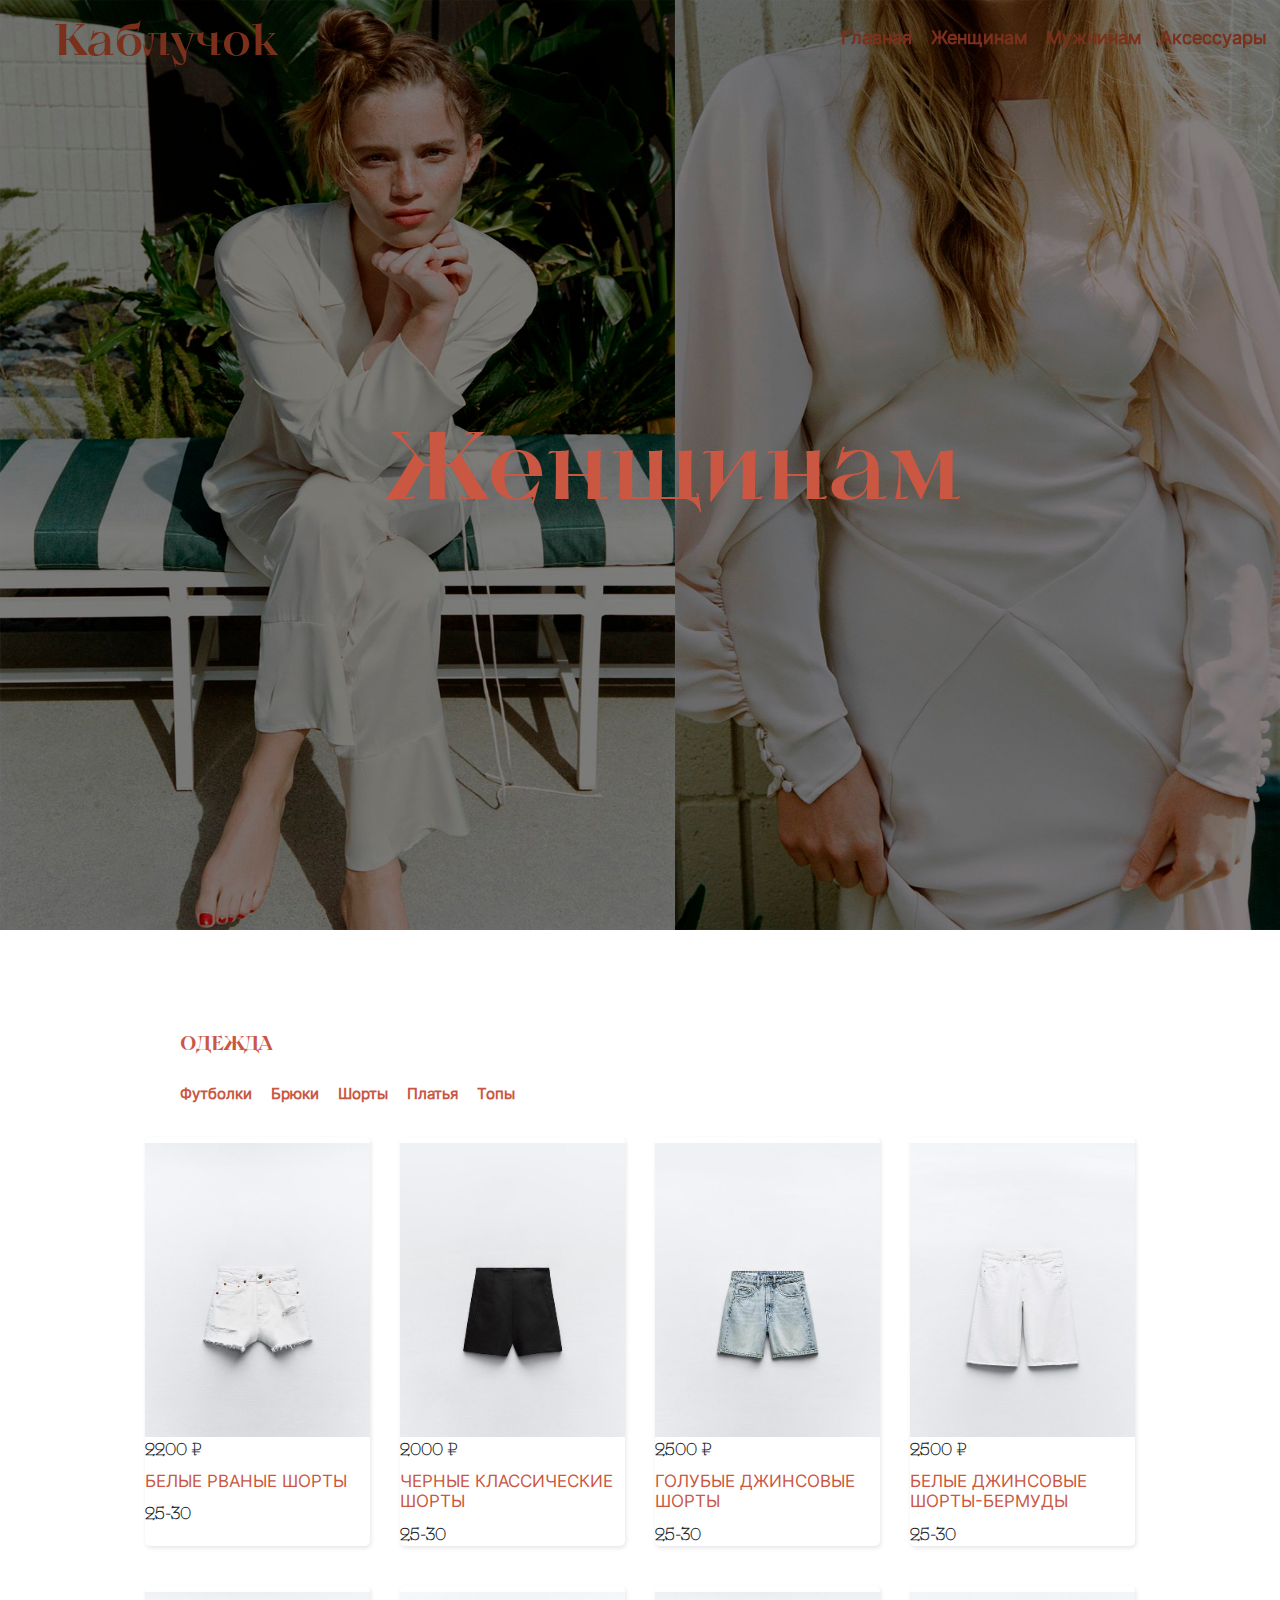
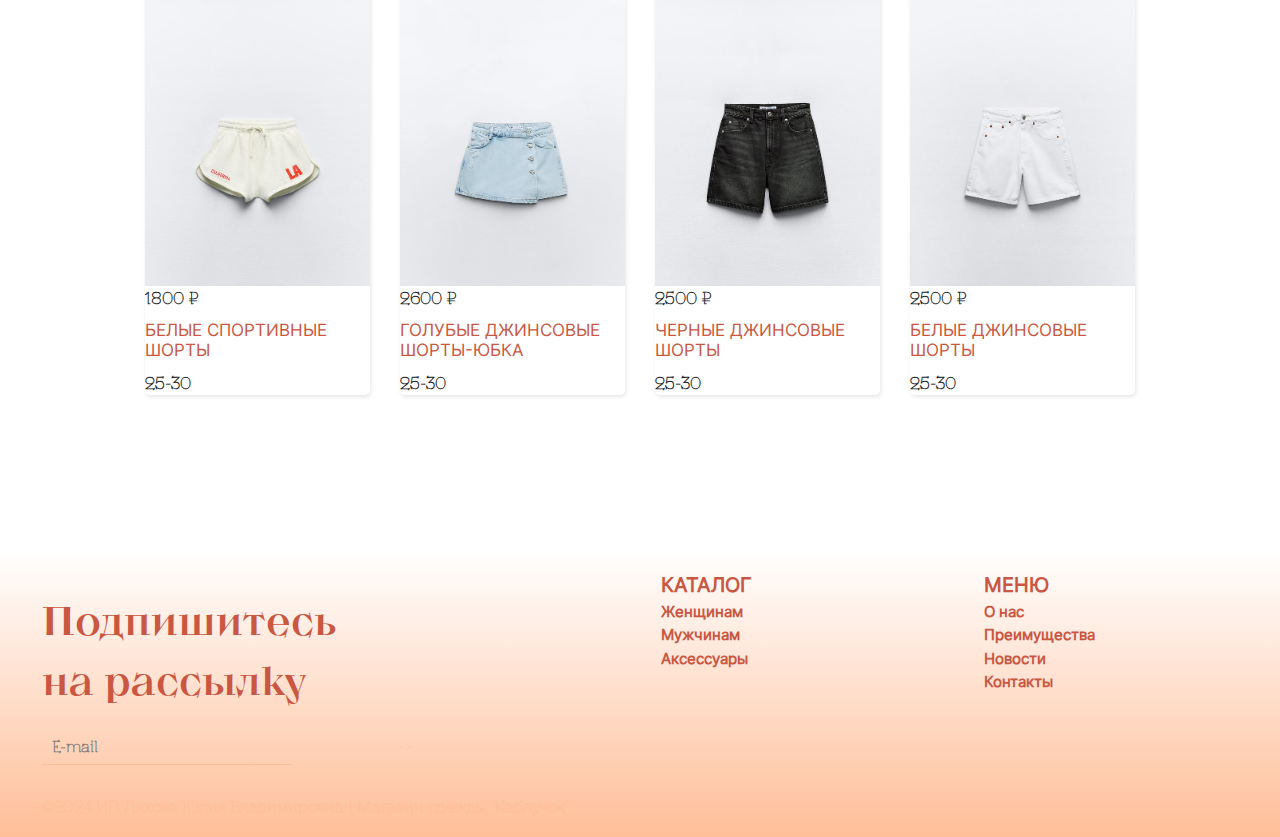
<file: Шорты для женщин.html>
<!DOCTYPE html>
<html lang="ru">

<head>
    <meta charset="UTF-8">
    <meta name="viewport" content="width=device-width, initial-scale=1">
    <meta http-equiv="X-UA-Compatible" content="ie=edge">
    <link rel="stylesheet" href="assets/css/bootstrap.min.css">
    <link rel="stylesheet" href="assets/css/style_female.css">
        <title>Шорты для женщин</title>
</head>
<body>
    <header>
        <div id="name">
            <a href="#home-page">Каблучок</a>
        </div>
        <div id="logo">
            <a href="index.html">Главная</a>
            <a href="Футболки для женщин.html">Женщинам</a>
            <a href="Футболки для мужчин.html">Мужчинам</a>
            <a href="Аксессуары.html">Аксессуары</a>
        </div>
    </header>

    <section class="panel" id="home-page">
        <div class="container d-flex h-100 flex-column align-items-center justify-content-center">
            <h1 class="text-home">Женщинам</h1>
        </div>
    </section>

    <section class="panel" id="menu-page">
        <h3>ОДЕЖДА</h3>
        <div id="navbar">
            <a href="Футболки для женщин.html">Футболки</a>
            <a href="Штаны для женщин.html">Брюки</a>
            <a href="Шорты для женщин.html">Шорты</a>
            <a href="Платья.html">Платья</a>
            <a href="Топы для женщин.html">Топы</a>
        </div>
    </section>

    <section class="cards">
        <div class="container container__cards">
        <div class="card">
            <div class="card__top">
                <a href="#" class="card__img">
                    <img style="width: 225px; min-height: 350px;" src="./assets/img/Женская одежда/Шорты/Шорты1.jpg" alt="Шорты1">
                </a>
            </div>
            <div class="card__botom">
                <div class="card__prices">
                    <div class="card_price_common">2200</div>
                </div>
                <a href="#" class="card__title">БЕЛЫЕ РВАНЫЕ ШОРТЫ</a>
                    <div class="card__size">25-30</div>
            </div>
        </div>
        <div class="card">
            <div class="card__top">
                <a href="#" class="card__img">
                    <img style="width: 225px; min-height: 350px;" src="./assets/img/Женская одежда/Шорты/Шорты2.jpg" alt="Шорты2">
                </a>
            </div>
            <div class="card__botom">
                <div class="card__prices">
                    <div class="card_price_common">2000</div>
                </div>
                <a href="#" class="card__title">ЧЕРНЫЕ КЛАССИЧЕСКИЕ ШОРТЫ</a>
                    <div class="card__size">25-30</div>
            </div>
        </div>
        <div class="card">
            <div class="card__top">
                <a href="#" class="card__img">
                    <img style="width: 225px; min-height: 350px;" src="./assets/img/Женская одежда/Шорты/Шорты3.jpg" alt="Шорты3">
                </a>
            </div>
            <div class="card__botom">
                <div class="card__prices">
                    <div class="card_price_common">2500</div>
                </div>
                <a href="#" class="card__title">ГОЛУБЫЕ ДЖИНСОВЫЕ ШОРТЫ</a>
                    <div class="card__size">25-30</div>
            </div>
        </div>
        <div class="card">
            <div class="card__top">
                <a href="#" class="card__img">
                    <img style="width: 225px; min-height: 350px;" src="./assets/img/Женская одежда/Шорты/Шорты4.jpg" alt="Шорты4">
                </a>
            </div>
            <div class="card__botom">
                <div class="card__prices">
                    <div class="card_price_common">2500</div>
                </div>
                <a href="#" class="card__title">БЕЛЫЕ ДЖИНСОВЫЕ ШОРТЫ-БЕРМУДЫ</a>
                    <div class="card__size">25-30</div>
            </div>
        </div>
        <div class="card">
            <div class="card__top">
                <a href="#" class="card__img">
                    <img style="width: 225px; min-height: 350px;" src="./assets/img/Женская одежда/Шорты/Шорты5.jpg" alt="Шорты5">
                </a>
            </div>
            <div class="card__botom">
                <div class="card__prices">
                    <div class="card_price_common">1800</div>
                </div>
                <a href="#" class="card__title">БЕЛЫЕ СПОРТИВНЫЕ ШОРТЫ</a>
                    <div class="card__size">25-30</div>
            </div>
        </div>
        <div class="card">
            <div class="card__top">
                <a href="#" class="card__img">
                    <img style="width: 225px; min-height: 350px;" src="./assets/img/Женская одежда/Шорты/Шорты6.jpg" alt="Шорты6">
                </a>
            </div>
            <div class="card__botom">
                <div class="card__prices">
                    <div class="card_price_common">2600</div>
                </div>
                <a href="#" class="card__title">ГОЛУБЫЕ ДЖИНСОВЫЕ ШОРТЫ-ЮБКА</a>
                    <div class="card__size">25-30</div>
            </div>
        </div>
        <div class="card">
            <div class="card__top">
                <a href="#" class="card__img">
                    <img style="width: 225px; min-height: 350px;" src="./assets/img/Женская одежда/Шорты/Шорты7.jpg" alt="Шорты7">
                </a>
            </div>
            <div class="card__botom">
                <div class="card__prices">
                    <div class="card_price_common">2500</div>
                </div>
                <a href="#" class="card__title">ЧЕРНЫЕ ДЖИНСОВЫЕ ШОРТЫ</a>
                    <div class="card__size">25-30</div>
            </div>
        </div>
        <div class="card">
            <div class="card__top">
                <a href="#" class="card__img">
                    <img style="width: 225px; min-height: 350px;" src="./assets/img/Женская одежда/Шорты/Шорты8.jpg" alt="Шорты8">
                </a>
            </div>
            <div class="card__botom">
                <div class="card__prices">
                    <div class="card_price_common">2500</div>
                </div>
                <a href="#" class="card__title">БЕЛЫЕ ДЖИНСОВЫЕ ШОРТЫ</a>
                    <div class="card__size">25-30</div>
            </div>
        </div>
        </div>
    </section>

    <footer class>
        <div class="footer">
            <div class="footer_spacing">
                <div class="row">
                    <div class="col-lg-6">
                        <div class="footer_action_heading">
                            <span>
                                Подпишитесь<br>
                                на рассылку
                            </span>
                        </div>
                        <div class="footer_containerbox">
                            <div class="footer_action_form">
                                <form class="d-flex flex-row flex-md-nowrap align-items-center">
                                    <input type="email" class="footer_input_subscribe" id="email" name="subscribe_email" placeholder="E-mail" required value>
                                    <button aria-label="submit email" type="submit" class="footer_action_btn_submit">-></button>
                                </form>
                            </div>
                        </div>
                    </div>
                    <div class="col-lg-6 p-lg-0">
                        <div class="d-flex flex-wrap flex-lg-row flex-column">
                            <div class="col-lg-6">
                                <div class="footer_action_headinglight">
                                    <span>КАТАЛОГ</span>
                                </div>
                                <div class="footer_action_list">
                                    <ul class="list-none">
                                        <li><a href="Футболки для женщин.html">Женщинам</a></li>
                                        <li><a href="Футболки для мужчин.html">Мужчинам</a></li>
                                        <li><a href="Аксессуары.html">Аксессуары</a></li>
                                    </ul>
                                </div>
                            </div>
                            <div class="col-lg-6">
                                <div class="footer_action_headinglight">
                                    <span>МЕНЮ</span>
                                </div>
                                <div class="footer_action_list">
                                    <ul class="list-none">
                                        <li><a href="index.html#about-us">О нас</a></li>
                                        <li><a href="index.html#advantages">Преимущества</a></li>
                                        <li><a href="index.html#news">Новости</a></li>
                                        <li><a href="index.html#contact">Контакты</a></li>
                                    </ul>
                                </div>
                            </div>
                        </div>
                    </div>
                    <div class="copyright">
                        <p>©2024 ИП Ляхова Юлия Владимировна | Магазин одежды "Каблучок"</p>
                    </div>
                </div>
            </div>
        </div>
    </footer>
</body>
</html>
</file>
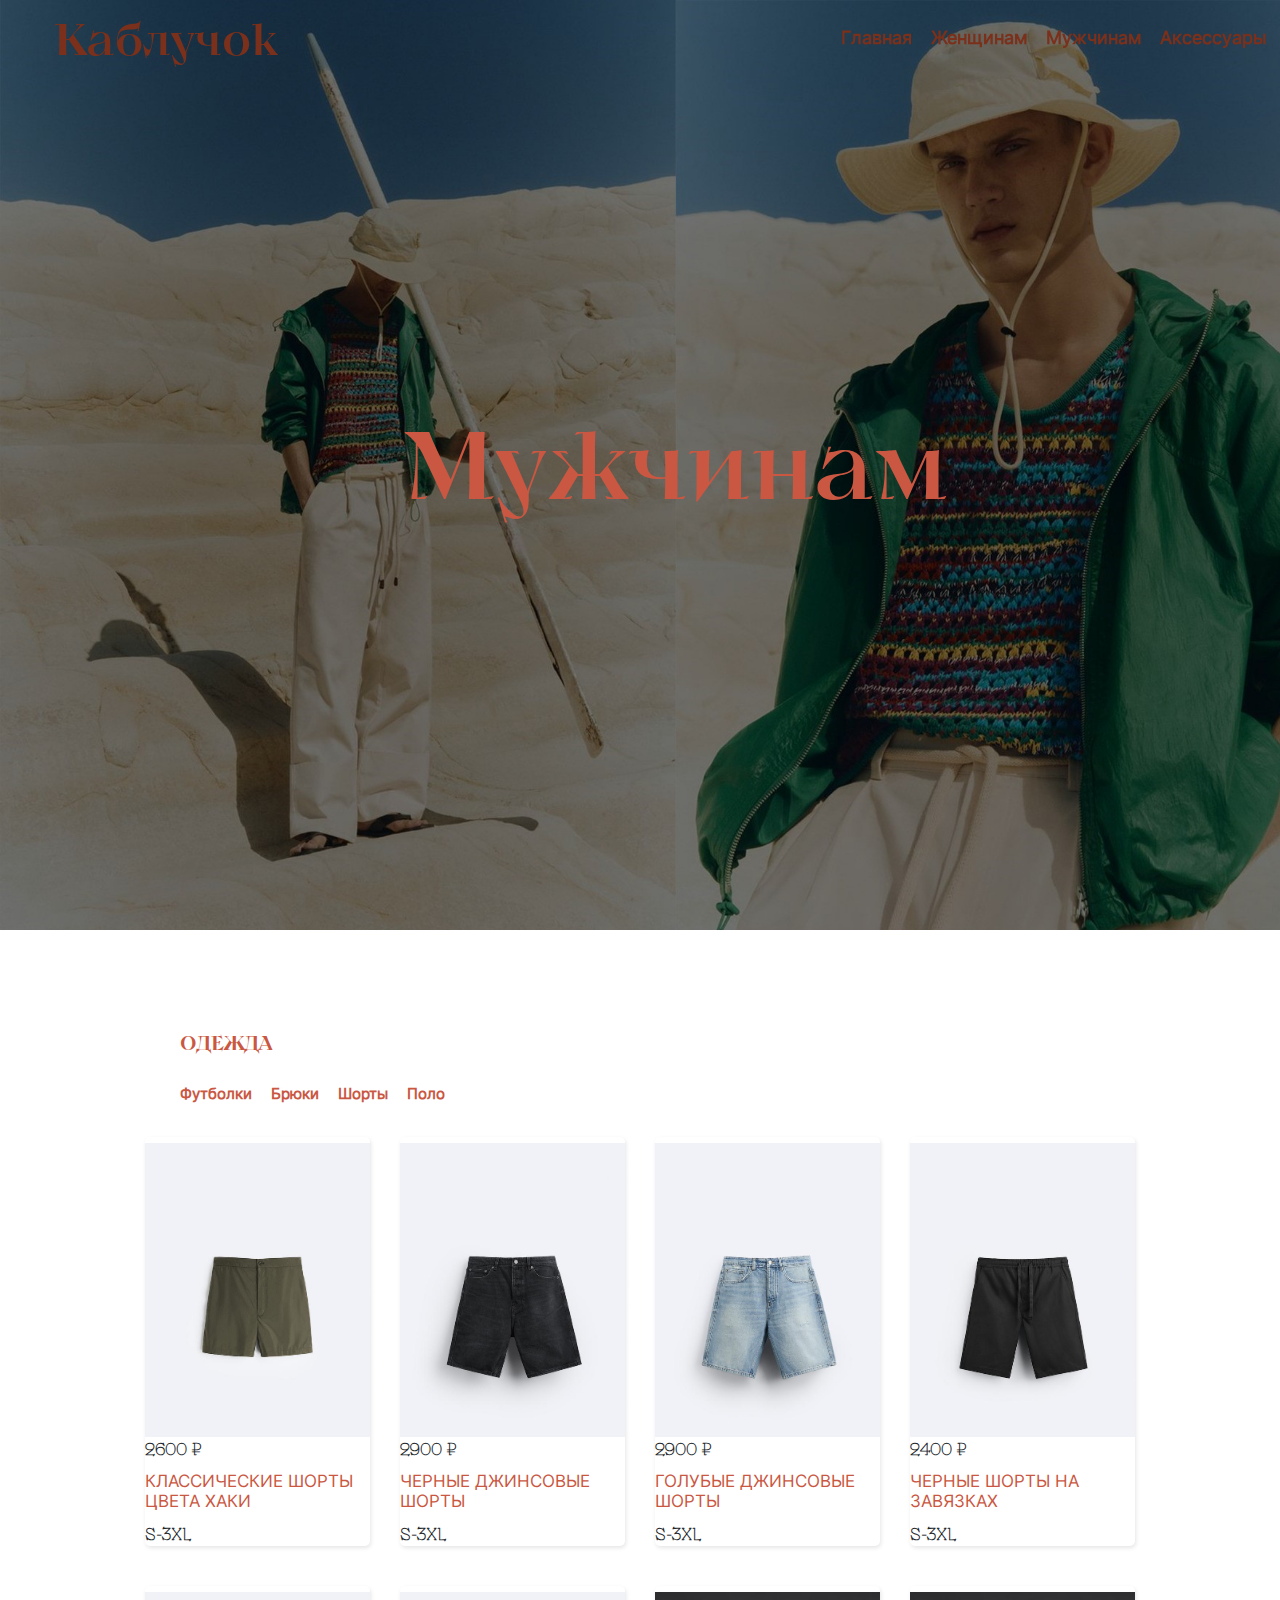
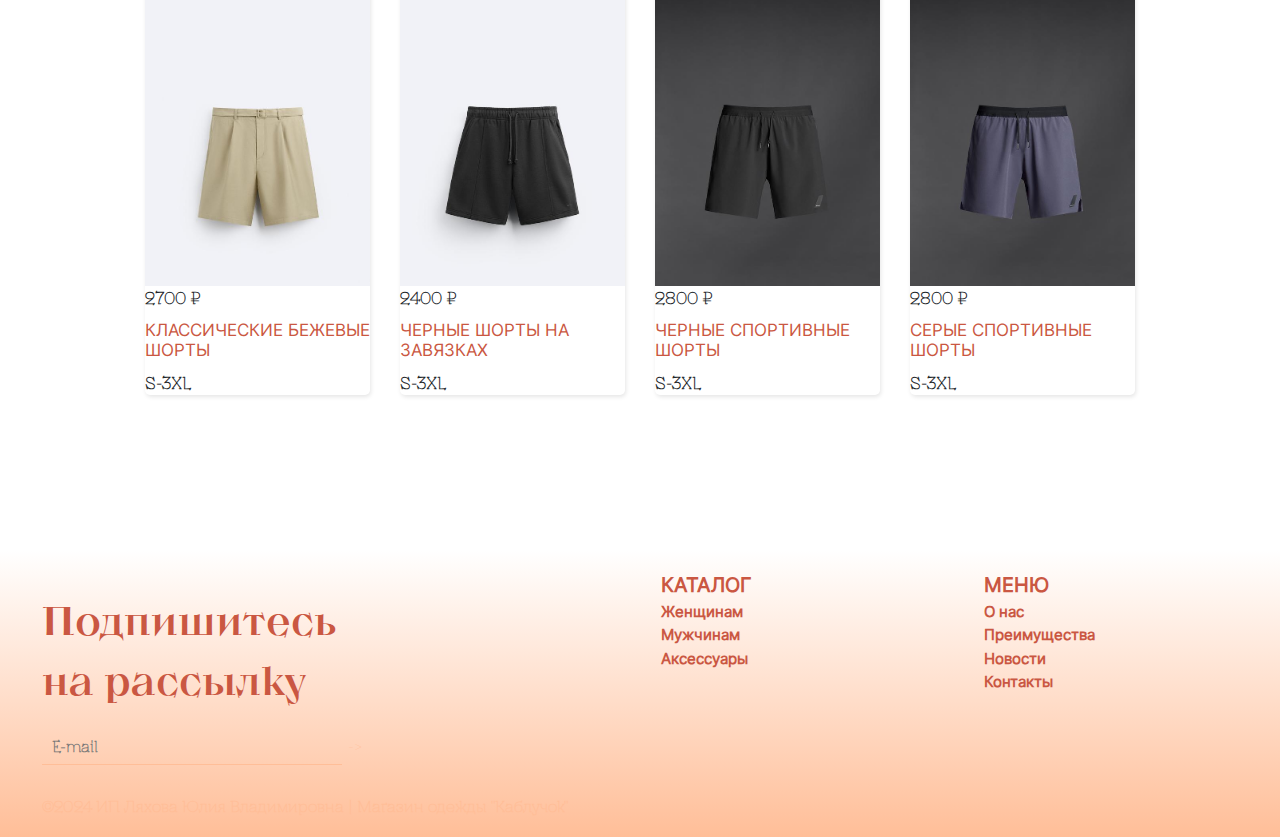
<file: Шорты для мужчин.html>
<!DOCTYPE html>
<html lang="ru">

<head>
    <meta charset="UTF-8">
    <meta name="viewport" content="width=device-width, initial-scale=1">
    <meta http-equiv="X-UA-Compatible" content="ie=edge">
    <link rel="stylesheet" href="assets/css/bootstrap.min.css">
    <link rel="stylesheet" href="assets/css/style-male.css">
        <title>Шорты для мужчин</title>
</head>
<body>
    <header>
        <div id="name">
            <a href="#home-page">Каблучок</a>
        </div>
        <div id="logo">
            <a href="index.html">Главная</a>
            <a href="Футболки для женщин.html">Женщинам</a>
            <a href="Футболки для мужчин.html">Мужчинам</a>
            <a href="Аксессуары.html">Аксессуары</a>
        </div>
    </header>

    <section class="panel" id="home-page">
        <div class="container d-flex h-100 flex-column align-items-center justify-content-center">
            <h1 class="text-home">Мужчинам</h1>
        </div>
    </section>

    <section class="panel" id="menu-page">
        <h3>ОДЕЖДА</h3>
        <div id="navbar">
            <a href="Футболки для мужчин.html">Футболки</a>
            <a href="Штаны для мужчин.html">Брюки</a>
            <a href="Шорты для мужчин.html">Шорты</a>
            <a href="Поло.html">Поло</a>
        </div>
    </section>

    <section class="cards">
        <div class="container container__cards">
        <div class="card">
            <div class="card__top">
                <a href="#" class="card__img">
                    <img style="width: 225px; min-height: 350px;" src="./assets/img/Мужская одежда/Шорты/Шорты1.jpg" alt="Шорты1">
                </a>
            </div>
            <div class="card__botom">
                <div class="card__prices">
                    <div class="card_price_common">2600</div>
                </div>
                <a href="#" class="card__title">КЛАССИЧЕСКИЕ ШОРТЫ ЦВЕТА ХАКИ</a>
                    <div class="card__size">S-3XL</div>
            </div>
        </div>
        <div class="card">
            <div class="card__top">
                <a href="#" class="card__img">
                    <img style="width: 225px; min-height: 350px;" src="./assets/img/Мужская одежда/Шорты/Шорты2.jpg" alt="Шорты2">
                </a>
            </div>
            <div class="card__botom">
                <div class="card__prices">
                    <div class="card_price_common">2900</div>
                </div>
                <a href="#" class="card__title">ЧЕРНЫЕ ДЖИНСОВЫЕ ШОРТЫ</a>
                    <div class="card__size">S-3XL</div>
            </div>
        </div>
        <div class="card">
            <div class="card__top">
                <a href="#" class="card__img">
                    <img style="width: 225px; min-height: 350px;" src="./assets/img/Мужская одежда/Шорты/Шорты3.jpg" alt="Шорты3">
                </a>
            </div>
            <div class="card__botom">
                <div class="card__prices">
                    <div class="card_price_common">2900</div>
                </div>
                <a href="#" class="card__title">ГОЛУБЫЕ ДЖИНСОВЫЕ ШОРТЫ</a>
                    <div class="card__size">S-3XL</div>
            </div>
        </div>
        <div class="card">
            <div class="card__top">
                <a href="#" class="card__img">
                    <img style="width: 225px; min-height: 350px;" src="./assets/img/Мужская одежда/Шорты/Шорты4.jpg" alt="Шорты4">
                </a>
            </div>
            <div class="card__botom">
                <div class="card__prices">
                    <div class="card_price_common">2400</div>
                </div>
                <a href="#" class="card__title">ЧЕРНЫЕ ШОРТЫ НА ЗАВЯЗКАХ</a>
                    <div class="card__size">S-3XL</div>
            </div>
        </div>
        <div class="card">
            <div class="card__top">
                <a href="#" class="card__img">
                    <img style="width: 225px; min-height: 350px;" src="./assets/img/Мужская одежда/Шорты/Шорты5.jpg" alt="Шорты5">
                </a>
            </div>
            <div class="card__botom">
                <div class="card__prices">
                    <div class="card_price_common">2700</div>
                </div>
                <a href="#" class="card__title">КЛАССИЧЕСКИЕ БЕЖЕВЫЕ ШОРТЫ</a>
                    <div class="card__size">S-3XL</div>
            </div>
        </div>
        <div class="card">
            <div class="card__top">
                <a href="#" class="card__img">
                    <img style="width: 225px; min-height: 350px;" src="./assets/img/Мужская одежда/Шорты/Шорты6.jpg" alt="Шорты6">
                </a>
            </div>
            <div class="card__botom">
                <div class="card__prices">
                    <div class="card_price_common">2400</div>
                </div>
                <a href="#" class="card__title">ЧЕРНЫЕ ШОРТЫ НА ЗАВЯЗКАХ</a>
                    <div class="card__size">S-3XL</div>
            </div>
        </div>
        <div class="card">
            <div class="card__top">
                <a href="#" class="card__img">
                    <img style="width: 225px; min-height: 350px;" src="./assets/img/Мужская одежда/Шорты/Шорты7.jpg" alt="Шорты7">
                </a>
            </div>
            <div class="card__botom">
                <div class="card__prices">
                    <div class="card_price_common">2800</div>
                </div>
                <a href="#" class="card__title">ЧЕРНЫЕ СПОРТИВНЫЕ ШОРТЫ</a>
                    <div class="card__size">S-3XL</div>
            </div>
        </div>
        <div class="card">
            <div class="card__top">
                <a href="#" class="card__img">
                    <img style="width: 225px; min-height: 350px;" src="./assets/img/Мужская одежда/Шорты/Шорты8.jpg" alt="Шорты8">
                </a>
            </div>
            <div class="card__botom">
                <div class="card__prices">
                    <div class="card_price_common">2800</div>
                </div>
                <a href="#" class="card__title">СЕРЫЕ СПОРТИВНЫЕ ШОРТЫ</a>
                    <div class="card__size">S-3XL</div>
            </div>
        </div>
        </div>
    </section>

    <footer class>
        <div class="footer">
            <div class="footer_spacing">
                <div class="row">
                    <div class="col-lg-6">
                        <div class="footer_action_heading">
                            <span>
                                Подпишитесь<br>
                                на рассылку
                            </span>
                        </div>
                        <div class="footer_containerbox">
                            <div class="footer_action_form">
                                <form class="d-flex flex-row flex-md-nowrap align-items-center">
                                    <input type="email" class="footer_input_subscribe" id="email" name="subscribe_email" placeholder="E-mail" required value>
                                    <button aria-label="submit email" type="submit" class="footer_action_btn_submit">-></button>
                                </form>
                            </div>
                        </div>
                    </div>
                    <div class="col-lg-6 p-lg-0">
                        <div class="d-flex flex-wrap flex-lg-row flex-column">
                            <div class="col-lg-6">
                                <div class="footer_action_headinglight">
                                    <span>КАТАЛОГ</span>
                                </div>
                                <div class="footer_action_list">
                                    <ul class="list-none">
                                        <li><a href="Футболки для женщин.html">Женщинам</a></li>
                                        <li><a href="Футболки для мужчин.html">Мужчинам</a></li>
                                        <li><a href="Аксессуары.html">Аксессуары</a></li>
                                    </ul>
                                </div>
                            </div>
                            <div class="col-lg-6">
                                <div class="footer_action_headinglight">
                                    <span>МЕНЮ</span>
                                </div>
                                <div class="footer_action_list">
                                    <ul class="list-none">
                                        <li><a href="index.html#about-us">О нас</a></li>
                                        <li><a href="index.html#advantages">Преимущества</a></li>
                                        <li><a href="index.html#news">Новости</a></li>
                                        <li><a href="index.html#contact">Контакты</a></li>
                                    </ul>
                                </div>
                            </div>
                        </div>
                    </div>
                    <div class="copyright">
                        <p>©2024 ИП Ляхова Юлия Владимировна | Магазин одежды "Каблучок"</p>
                    </div>
                </div>
            </div>
        </div>
    </footer>
</body>
</html>
</file>
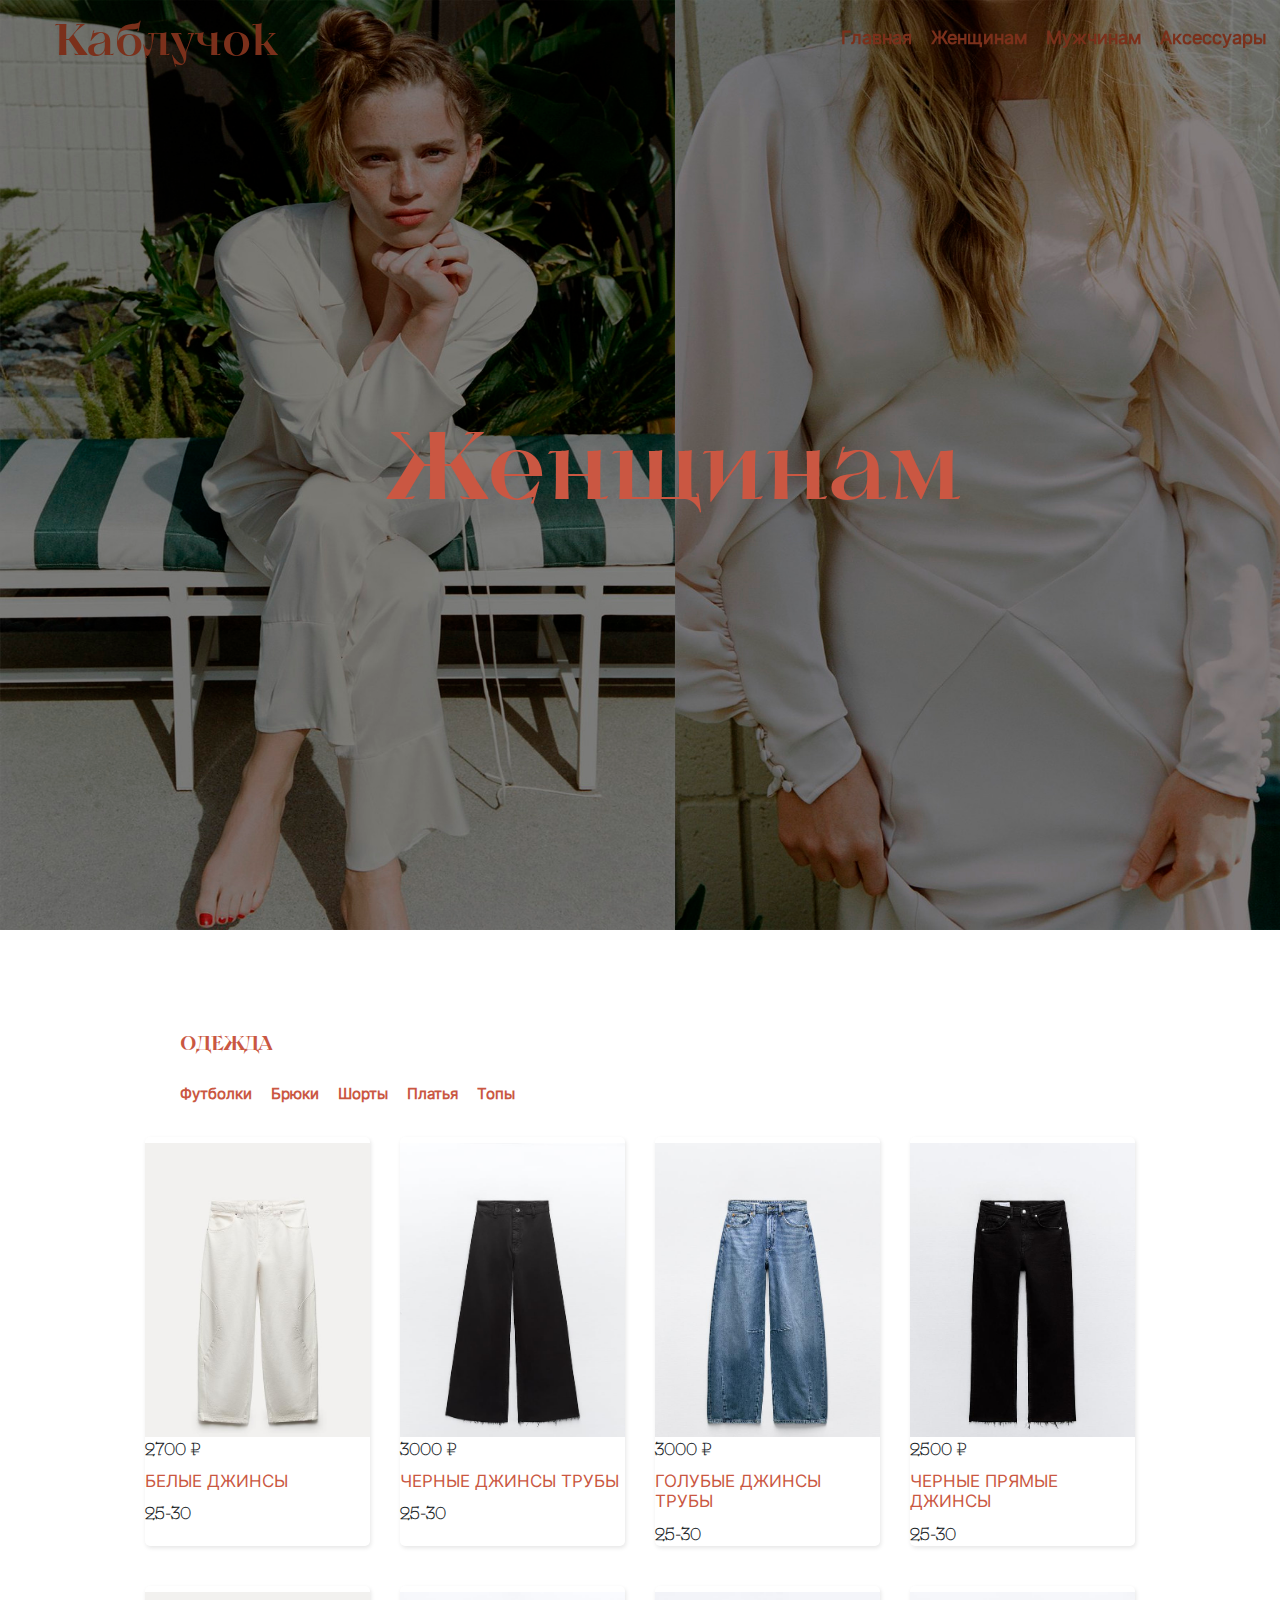
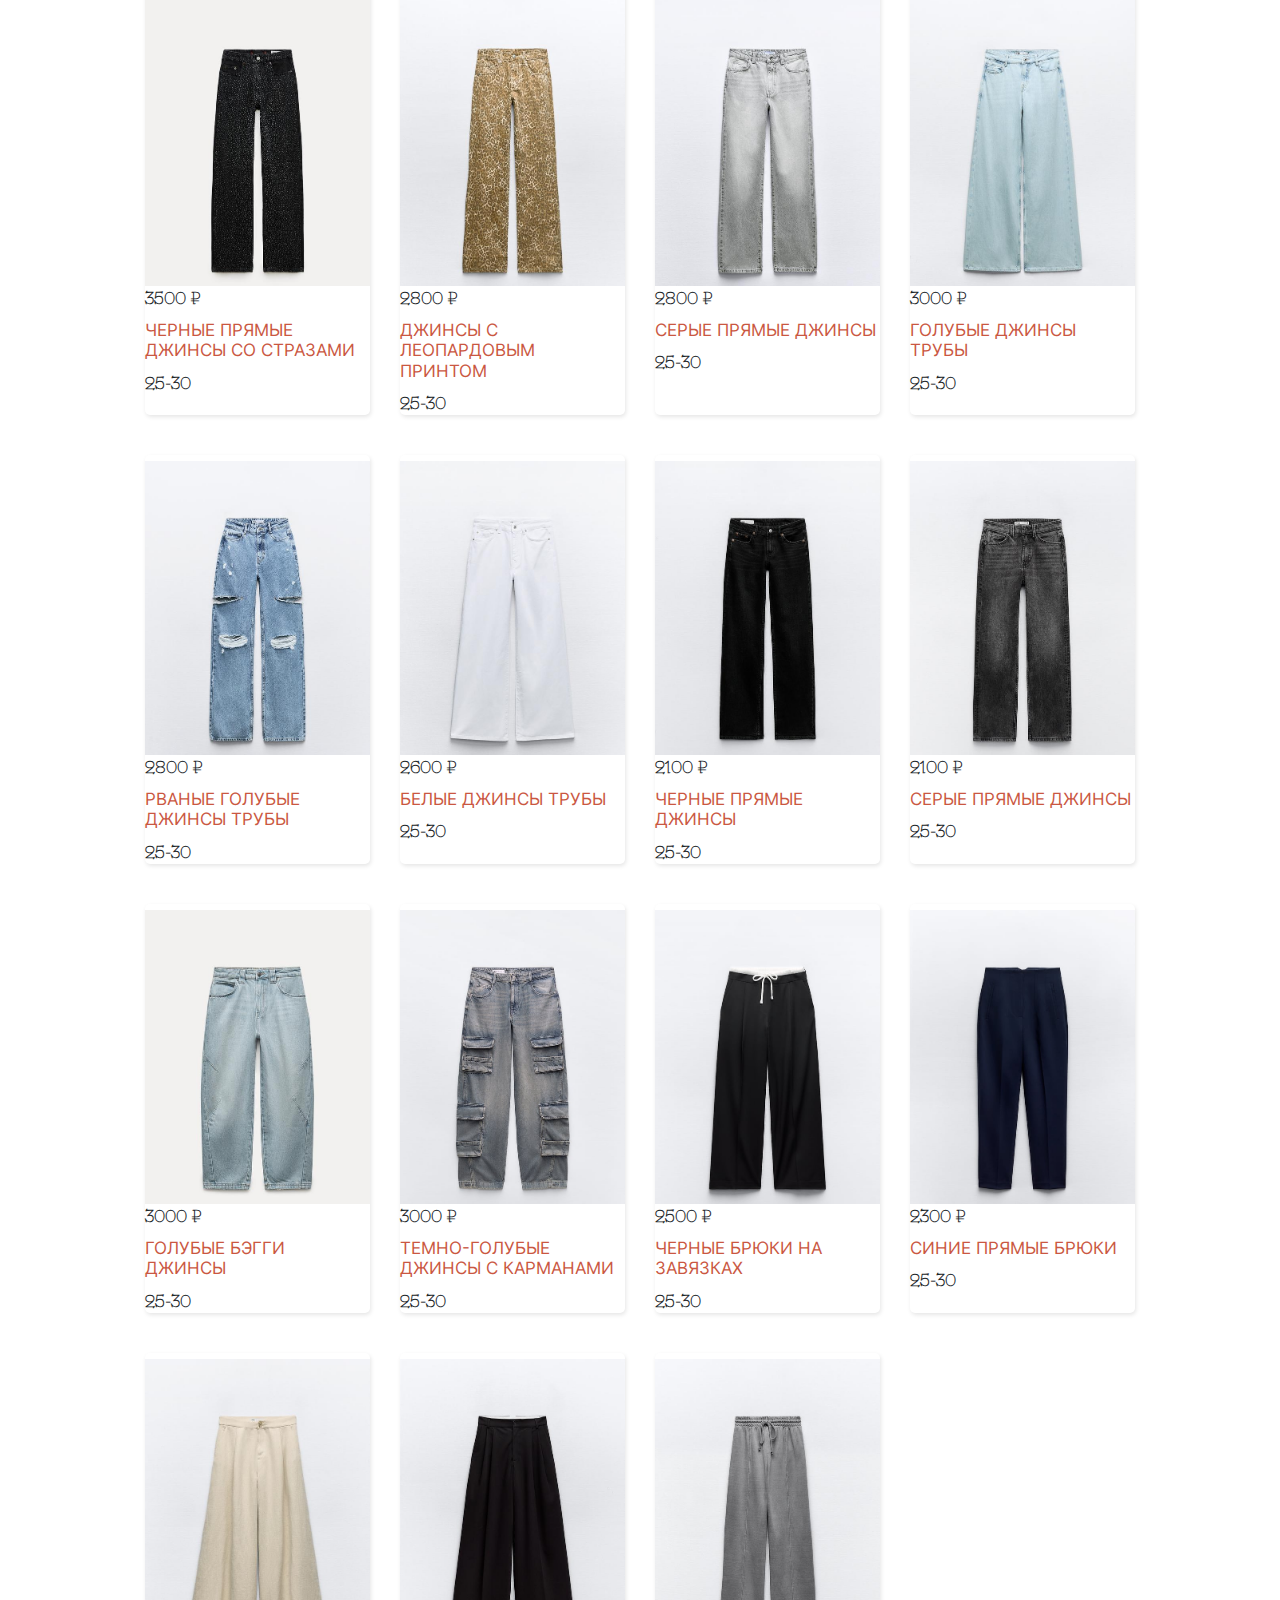
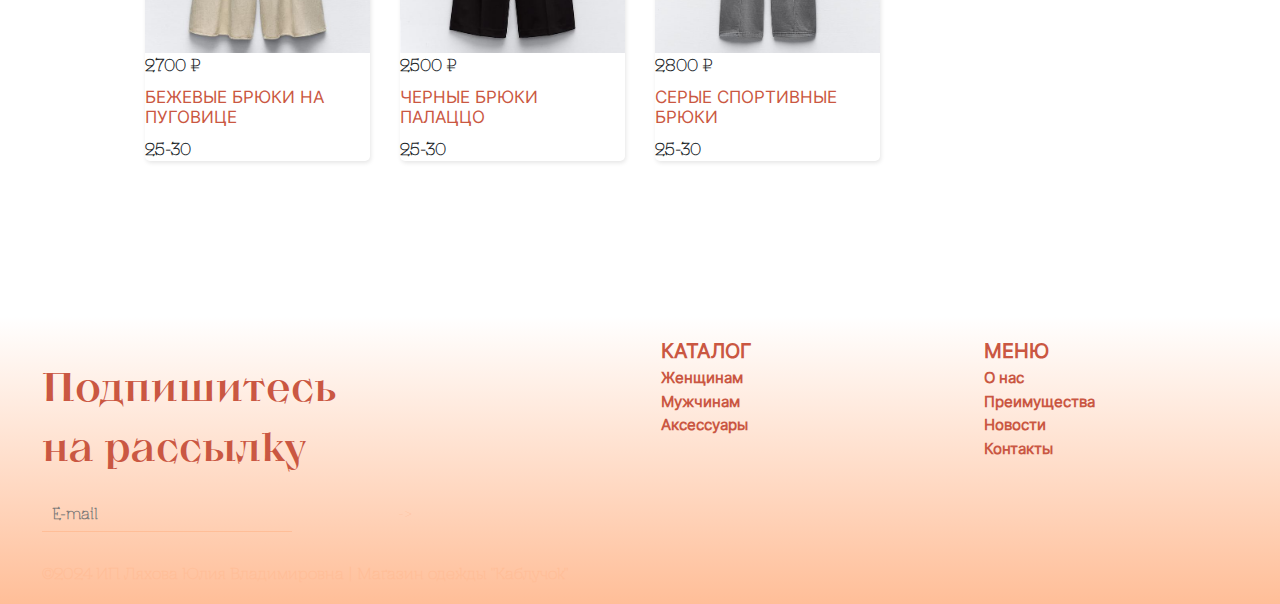
<file: Штаны для женщин.html>
<!DOCTYPE html>
<html lang="ru">

<head>
    <meta charset="UTF-8">
    <meta name="viewport" content="width=device-width, initial-scale=1">
    <meta http-equiv="X-UA-Compatible" content="ie=edge">
    <link rel="stylesheet" href="assets/css/bootstrap.min.css">
    <link rel="stylesheet" href="assets/css/style_female.css">
        <title>Штаны для женщин</title>
</head>
<body>
    <header>
        <div id="name">
            <a href="#home-page">Каблучок</a>
        </div>
        <div id="logo">
            <a href="index.html">Главная</a>
            <a href="Футболки для женщин.html">Женщинам</a>
            <a href="Футболки для мужчин.html">Мужчинам</a>
            <a href="Аксессуары.html">Аксессуары</a>
        </div>
    </header>

    <section class="panel" id="home-page">
        <div class="container d-flex h-100 flex-column align-items-center justify-content-center">
            <h1 class="text-home">Женщинам</h1>
        </div>
    </section>

    <section class="panel" id="menu-page">
        <h3>ОДЕЖДА</h3>
        <div id="navbar">
            <a href="Футболки для женщин.html">Футболки</a>
            <a href="Штаны для женщин.html">Брюки</a>
            <a href="Шорты для женщин.html">Шорты</a>
            <a href="Платья.html">Платья</a>
            <a href="Топы для женщин.html">Топы</a>
        </div>
    </section>

    <section class="cards">
        <div class="container container__cards">
        <div class="card">
            <div class="card__top">
                <a href="#" class="card__img">
                    <img style="width: 225px; min-height: 350px;" src="./assets/img/Женская одежда/Штаны/Джинсы1.jpg" alt="Джинсы1">
                </a>
            </div>
            <div class="card__botom">
                <div class="card__prices">
                    <div class="card_price_common">2700</div>
                </div>
                <a href="#" class="card__title">БЕЛЫЕ ДЖИНСЫ</a>
                    <div class="card__size">25-30</div>
            </div>
        </div>
        <div class="card">
            <div class="card__top">
                <a href="#" class="card__img">
                    <img style="width: 225px; min-height: 350px;" src="./assets/img/Женская одежда/Штаны/Джинсы2.jpg" alt="Джинсы2">
                </a>
            </div>
            <div class="card__botom">
                <div class="card__prices">
                    <div class="card_price_common">3000</div>
                </div>
                <a href="#" class="card__title">ЧЕРНЫЕ ДЖИНСЫ ТРУБЫ</a>
                    <div class="card__size">25-30</div>
            </div>
        </div>
        <div class="card">
            <div class="card__top">
                <a href="#" class="card__img">
                    <img style="width: 225px; min-height: 350px;" src="./assets/img/Женская одежда/Штаны/Джинсы3.jpg" alt="Джинсы3">
                </a>
            </div>
            <div class="card__botom">
                <div class="card__prices">
                    <div class="card_price_common">3000</div>
                </div>
                <a href="#" class="card__title">ГОЛУБЫЕ ДЖИНСЫ ТРУБЫ</a>
                    <div class="card__size">25-30</div>
            </div>
        </div>
        <div class="card">
            <div class="card__top">
                <a href="#" class="card__img">
                    <img style="width: 225px; min-height: 350px;" src="./assets/img/Женская одежда/Штаны/Джинсы4.jpg" alt="Джинсы4">
                </a>
            </div>
            <div class="card__botom">
                <div class="card__prices">
                    <div class="card_price_common">2500</div>
                </div>
                <a href="#" class="card__title">ЧЕРНЫЕ ПРЯМЫЕ ДЖИНСЫ</a>
                    <div class="card__size">25-30</div>
            </div>
        </div>
        <div class="card">
            <div class="card__top">
                <a href="#" class="card__img">
                    <img style="width: 225px; min-height: 350px;" src="./assets/img/Женская одежда/Штаны/Джинсы5.jpg" alt="Джинсы5">
                </a>
            </div>
            <div class="card__botom">
                <div class="card__prices">
                    <div class="card_price_common">3500</div>
                </div>
                <a href="#" class="card__title">ЧЕРНЫЕ ПРЯМЫЕ ДЖИНСЫ СО СТРАЗАМИ</a>
                    <div class="card__size">25-30</div>
            </div>
        </div>
        <div class="card">
            <div class="card__top">
                <a href="#" class="card__img">
                    <img style="width: 225px; min-height: 350px;" src="./assets/img/Женская одежда/Штаны/Джинсы6.jpg" alt="Джинсы6">
                </a>
            </div>
            <div class="card__botom">
                <div class="card__prices">
                    <div class="card_price_common">2800</div>
                </div>
                <a href="#" class="card__title">ДЖИНСЫ С ЛЕОПАРДОВЫМ ПРИНТОМ</a>
                    <div class="card__size">25-30</div>
            </div>
        </div>
        <div class="card">
            <div class="card__top">
                <a href="#" class="card__img">
                    <img style="width: 225px; min-height: 350px;" src="./assets/img/Женская одежда/Штаны/Джинсы7.jpg" alt="Джинсы7">
                </a>
            </div>
            <div class="card__botom">
                <div class="card__prices">
                    <div class="card_price_common">2800</div>
                </div>
                <a href="#" class="card__title">СЕРЫЕ ПРЯМЫЕ ДЖИНСЫ</a>
                    <div class="card__size">25-30</div>
            </div>
        </div>
        <div class="card">
            <div class="card__top">
                <a href="#" class="card__img">
                    <img style="width: 225px; min-height: 350px;" src="./assets/img/Женская одежда/Штаны/Джинсы8.jpg" alt="Джинсы8">
                </a>
            </div>
            <div class="card__botom">
                <div class="card__prices">
                    <div class="card_price_common">3000</div>
                </div>
                <a href="#" class="card__title">ГОЛУБЫЕ ДЖИНСЫ ТРУБЫ</a>
                    <div class="card__size">25-30</div>
            </div>
        </div>
        <div class="card">
            <div class="card__top">
                <a href="#" class="card__img">
                    <img style="width: 225px; min-height: 350px;" src="./assets/img/Женская одежда/Штаны/Джинсы9.jpg" alt="Джинсы9">
                </a>
            </div>
            <div class="card__botom">
                <div class="card__prices">
                    <div class="card_price_common">2800</div>
                </div>
                <a href="#" class="card__title">РВАНЫЕ ГОЛУБЫЕ ДЖИНСЫ ТРУБЫ</a>
                    <div class="card__size">25-30</div>
            </div>
        </div>
        <div class="card">
            <div class="card__top">
                <a href="#" class="card__img">
                    <img style="width: 225px; min-height: 350px;" src="./assets/img/Женская одежда/Штаны/Джинсы10.jpg" alt="Джинсы10">
                </a>
            </div>
            <div class="card__botom">
                <div class="card__prices">
                    <div class="card_price_common">2600</div>
                </div>
                <a href="#" class="card__title">БЕЛЫЕ ДЖИНСЫ ТРУБЫ</a>
                    <div class="card__size">25-30</div>
            </div>
        </div>
        <div class="card">
            <div class="card__top">
                <a href="#" class="card__img">
                    <img style="width: 225px; min-height: 350px;" src="./assets/img/Женская одежда/Штаны/Джинсы11.jpg" alt="Джинсы11">
                </a>
            </div>
            <div class="card__botom">
                <div class="card__prices">
                    <div class="card_price_common">2100</div>
                </div>
                <a href="#" class="card__title">ЧЕРНЫЕ ПРЯМЫЕ ДЖИНСЫ</a>
                    <div class="card__size">25-30</div>
            </div>
        </div>
        <div class="card">
            <div class="card__top">
                <a href="#" class="card__img">
                    <img style="width: 225px; min-height: 350px;" src="./assets/img/Женская одежда/Штаны/Джинсы12.jpg" alt="Джинсы12">
                </a>
            </div>
            <div class="card__botom">
                <div class="card__prices">
                    <div class="card_price_common">2100</div>
                </div>
                <a href="#" class="card__title">СЕРЫЕ ПРЯМЫЕ ДЖИНСЫ</a>
                    <div class="card__size">25-30</div>
            </div>
        </div>
        <div class="card">
            <div class="card__top">
                <a href="#" class="card__img">
                    <img style="width: 225px; min-height: 350px;" src="./assets/img/Женская одежда/Штаны/Джинсы13.jpg" alt="Джинсы13">
                </a>
            </div>
            <div class="card__botom">
                <div class="card__prices">
                    <div class="card_price_common">3000</div>
                </div>
                <a href="#" class="card__title">ГОЛУБЫЕ БЭГГИ ДЖИНСЫ</a>
                    <div class="card__size">25-30</div>
            </div>
        </div>
        <div class="card">
            <div class="card__top">
                <a href="#" class="card__img">
                    <img style="width: 225px; min-height: 350px;" src="./assets/img/Женская одежда/Штаны/Джинсы14.jpg" alt="Джинсы14">
                </a>
            </div>
            <div class="card__botom">
                <div class="card__prices">
                    <div class="card_price_common">3000</div>
                </div>
                <a href="#" class="card__title">ТЕМНО-ГОЛУБЫЕ ДЖИНСЫ С КАРМАНАМИ</a>
                    <div class="card__size">25-30</div>
            </div>
        </div>
        <div class="card">
            <div class="card__top">
                <a href="#" class="card__img">
                    <img style="width: 225px; min-height: 350px;" src="./assets/img/Женская одежда/Штаны/Брюки1.jpg" alt="Брюки1">
                </a>
            </div>
            <div class="card__botom">
                <div class="card__prices">
                    <div class="card_price_common">2500</div>
                </div>
                <a href="#" class="card__title">ЧЕРНЫЕ БРЮКИ НА ЗАВЯЗКАХ</a>
                    <div class="card__size">25-30</div>
            </div>
        </div>
        <div class="card">
            <div class="card__top">
                <a href="#" class="card__img">
                    <img style="width: 225px; min-height: 350px;" src="./assets/img/Женская одежда/Штаны/Брюки2.jpg" alt="Брюки2">
                </a>
            </div>
            <div class="card__botom">
                <div class="card__prices">
                    <div class="card_price_common">2300</div>
                </div>
                <a href="#" class="card__title">СИНИЕ ПРЯМЫЕ БРЮКИ</a>
                    <div class="card__size">25-30</div>
            </div>
        </div>
        <div class="card">
            <div class="card__top">
                <a href="#" class="card__img">
                    <img style="width: 225px; min-height: 350px;" src="./assets/img/Женская одежда/Штаны/Брюки3.jpg" alt="Брюки3">
                </a>
            </div>
            <div class="card__botom">
                <div class="card__prices">
                    <div class="card_price_common">2700</div>
                </div>
                <a href="#" class="card__title">БЕЖЕВЫЕ БРЮКИ НА ПУГОВИЦЕ</a>
                    <div class="card__size">25-30</div>
            </div>
        </div>
        <div class="card">
            <div class="card__top">
                <a href="#" class="card__img">
                    <img style="width: 225px; min-height: 350px;" src="./assets/img/Женская одежда/Штаны/Брюки4.jpg" alt="Брюки4">
                </a>
            </div>
            <div class="card__botom">
                <div class="card__prices">
                    <div class="card_price_common">2500</div>
                </div>
                <a href="#" class="card__title">ЧЕРНЫЕ БРЮКИ ПАЛАЦЦО</a>
                    <div class="card__size">25-30</div>
            </div>
        </div>
        <div class="card">
            <div class="card__top">
                <a href="#" class="card__img">
                    <img style="width: 225px; min-height: 350px;" src="./assets/img/Женская одежда/Штаны/Брюки6.jpg" alt="Брюки6">
                </a>
            </div>
            <div class="card__botom">
                <div class="card__prices">
                    <div class="card_price_common">2800</div>
                </div>
                <a href="#" class="card__title">СЕРЫЕ СПОРТИВНЫЕ БРЮКИ</a>
                    <div class="card__size">25-30</div>
            </div>
        </div>
        </div>
    </section>

    <footer class>
        <div class="footer">
            <div class="footer_spacing">
                <div class="row">
                    <div class="col-lg-6">
                        <div class="footer_action_heading">
                            <span>
                                Подпишитесь<br>
                                на рассылку
                            </span>
                        </div>
                        <div class="footer_containerbox">
                            <div class="footer_action_form">
                                <form class="d-flex flex-row flex-md-nowrap align-items-center">
                                    <input type="email" class="footer_input_subscribe" id="email" name="subscribe_email" placeholder="E-mail" required value>
                                    <button aria-label="submit email" type="submit" class="footer_action_btn_submit">-></button>
                                </form>
                            </div>
                        </div>
                    </div>
                    <div class="col-lg-6 p-lg-0">
                        <div class="d-flex flex-wrap flex-lg-row flex-column">
                            <div class="col-lg-6">
                                <div class="footer_action_headinglight">
                                    <span>КАТАЛОГ</span>
                                </div>
                                <div class="footer_action_list">
                                    <ul class="list-none">
                                        <li><a href="Футболки для женщин.html">Женщинам</a></li>
                                        <li><a href="Футболки для мужчин.html">Мужчинам</a></li>
                                        <li><a href="Аксессуары.html">Аксессуары</a></li>
                                    </ul>
                                </div>
                            </div>
                            <div class="col-lg-6">
                                <div class="footer_action_headinglight">
                                    <span>МЕНЮ</span>
                                </div>
                                <div class="footer_action_list">
                                    <ul class="list-none">
                                        <li><a href="index.html#about-us">О нас</a></li>
                                        <li><a href="index.html#advantages">Преимущества</a></li>
                                        <li><a href="index.html#news">Новости</a></li>
                                        <li><a href="index.html#contact">Контакты</a></li>
                                    </ul>
                                </div>
                            </div>
                        </div>
                    </div>
                    <div class="copyright">
                        <p>©2024 ИП Ляхова Юлия Владимировна | Магазин одежды "Каблучок"</p>
                    </div>
                </div>
            </div>
        </div>
    </footer>
</body>
</html>
</file>
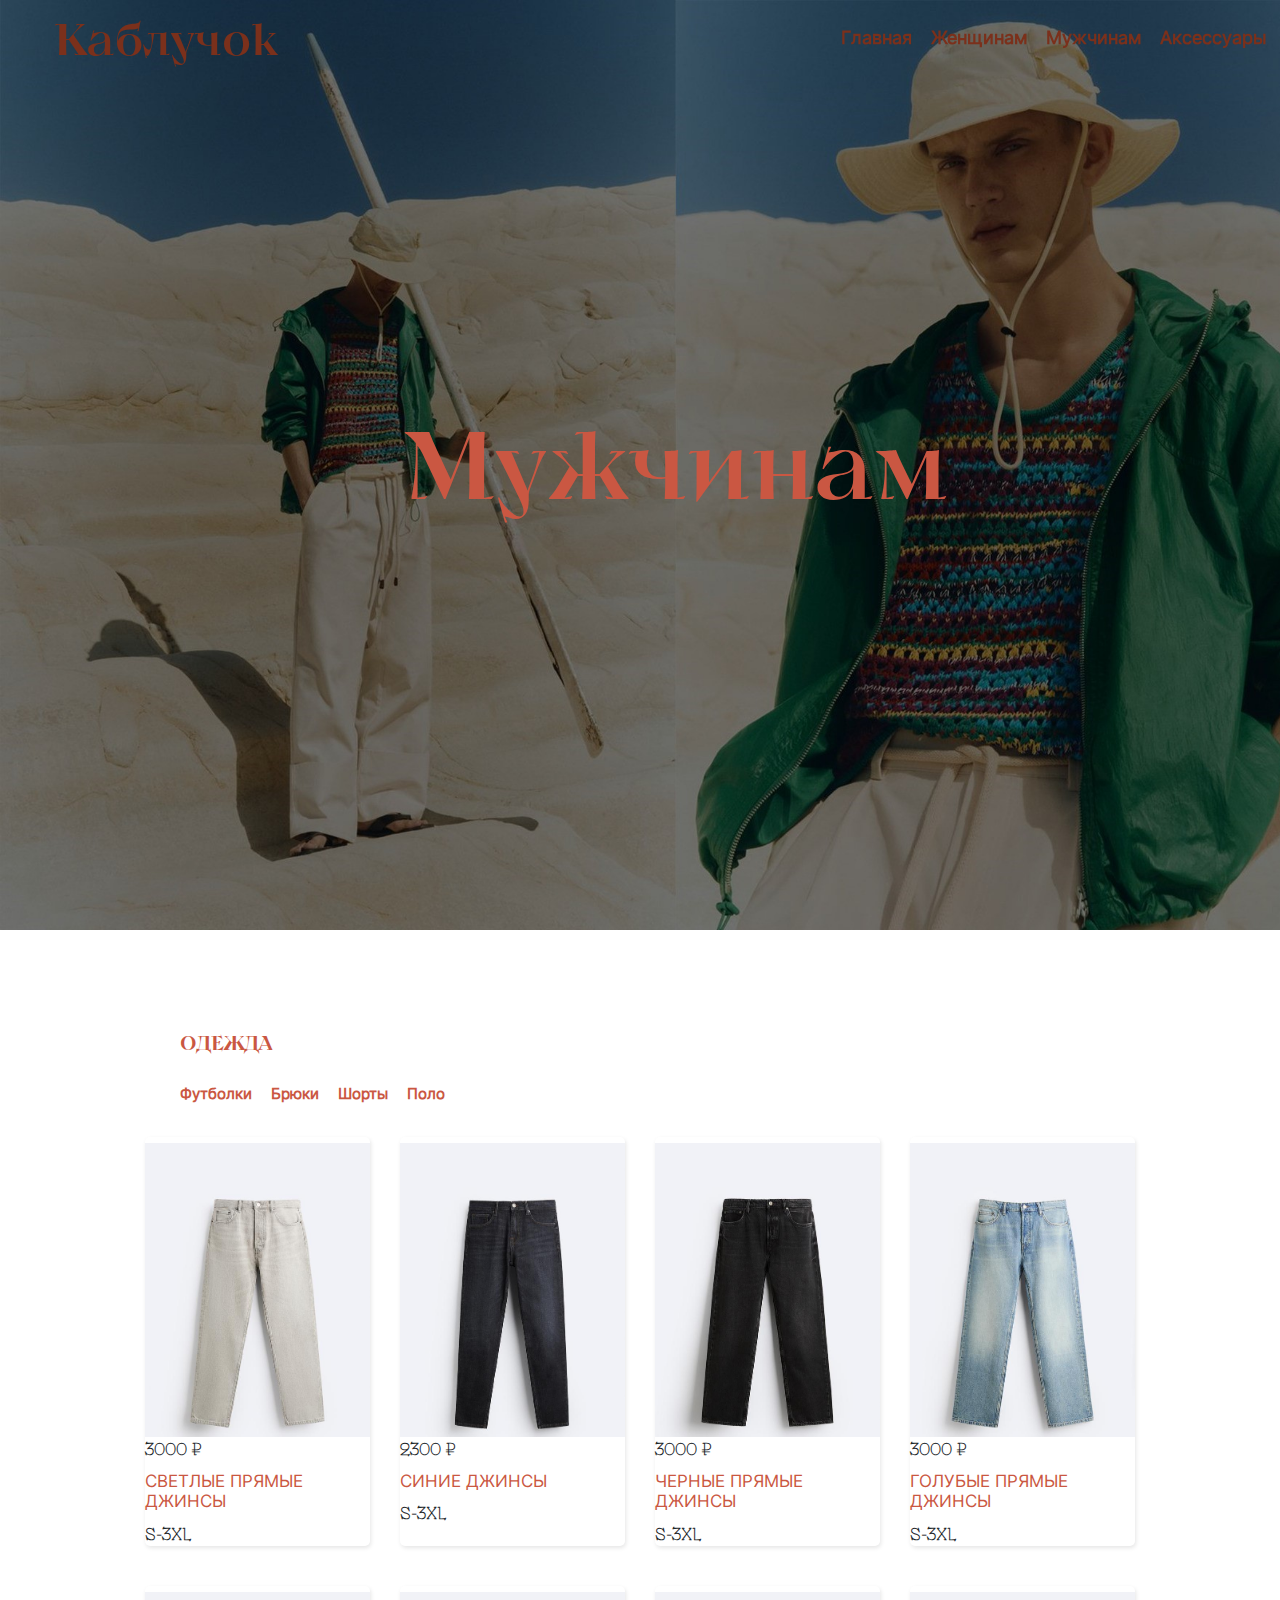
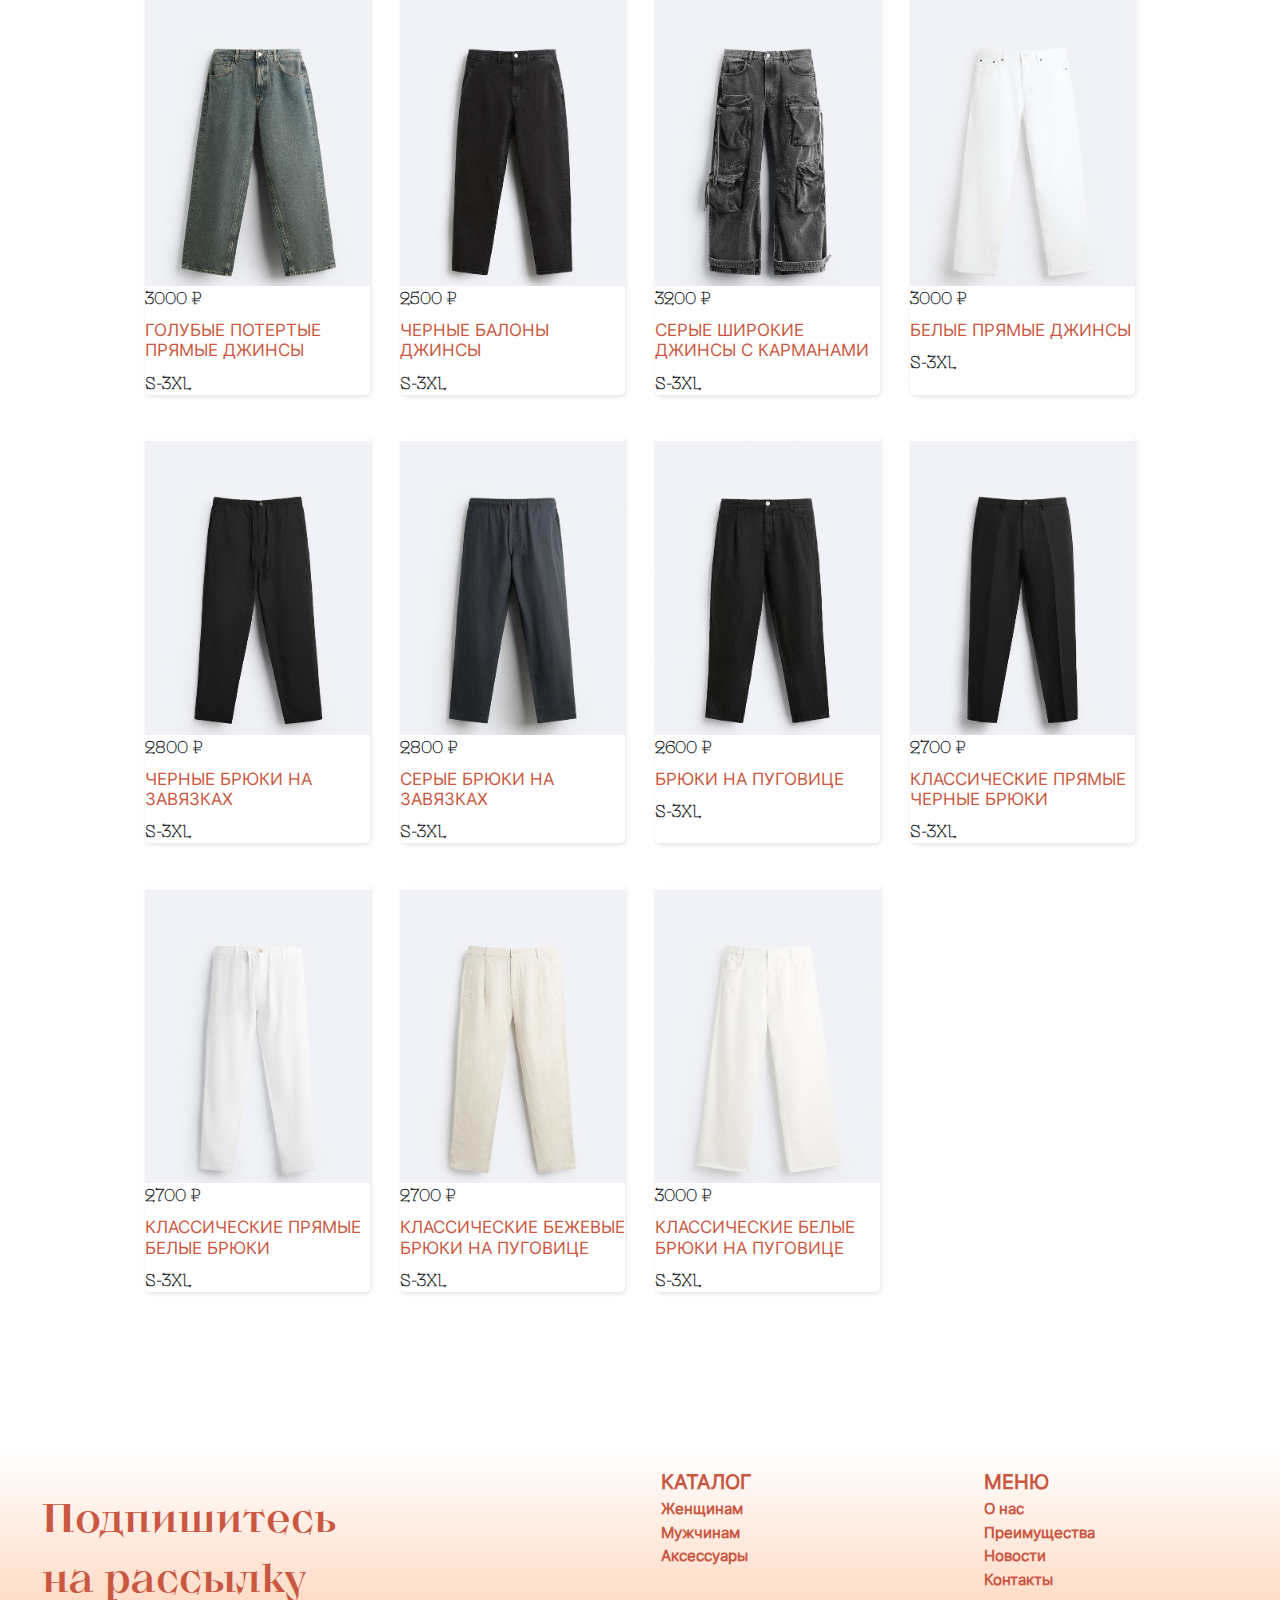
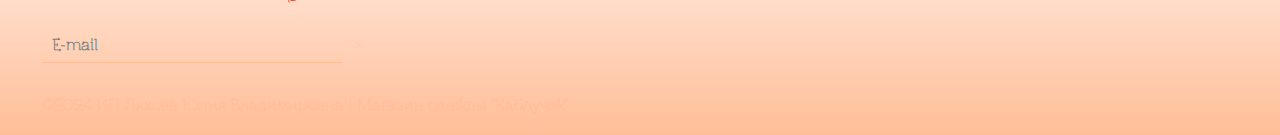
<file: Штаны для мужчин.html>
<!DOCTYPE html>
<html lang="ru">

<head>
    <meta charset="UTF-8">
    <meta name="viewport" content="width=device-width, initial-scale=1">
    <meta http-equiv="X-UA-Compatible" content="ie=edge">
    <link rel="stylesheet" href="assets/css/bootstrap.min.css">
    <link rel="stylesheet" href="assets/css/style-male.css">
        <title>Штаны для мужчин</title>
</head>
<body>
    <header>
        <div id="name">
            <a href="#home-page">Каблучок</a>
        </div>
        <div id="logo">
            <a href="index.html">Главная</a>
            <a href="Футболки для женщин.html">Женщинам</a>
            <a href="Футболки для мужчин.html">Мужчинам</a>
            <a href="Аксессуары.html">Аксессуары</a>
        </div>
    </header>

    <section class="panel" id="home-page">
        <div class="container d-flex h-100 flex-column align-items-center justify-content-center">
            <h1 class="text-home">Мужчинам</h1>
        </div>
    </section>

    <section class="panel" id="menu-page">
        <h3>ОДЕЖДА</h3>
        <div id="navbar">
            <a href="Футболки для мужчин.html">Футболки</a>
            <a href="Штаны для мужчин.html">Брюки</a>
            <a href="Шорты для мужчин.html">Шорты</a>
            <a href="Поло.html">Поло</a>
        </div>
    </section>

    <section class="cards">
        <div class="container container__cards">
        <div class="card">
            <div class="card__top">
                <a href="#" class="card__img">
                    <img style="width: 225px; min-height: 350px;" src="./assets/img/Мужская одежда/Штаны/Джинсы1.jpg" alt="Джинсы1">
                </a>
            </div>
            <div class="card__botom">
                <div class="card__prices">
                    <div class="card_price_common">3000</div>
                </div>
                <a href="#" class="card__title">СВЕТЛЫЕ ПРЯМЫЕ ДЖИНСЫ</a>
                    <div class="card__size">S-3XL</div>
            </div>
        </div>
        <div class="card">
            <div class="card__top">
                <a href="#" class="card__img">
                    <img style="width: 225px; min-height: 350px;" src="./assets/img/Мужская одежда/Штаны/Джинсы2.jpg" alt="Джинсы2">
                </a>
            </div>
            <div class="card__botom">
                <div class="card__prices">
                    <div class="card_price_common">2300</div>
                </div>
                <a href="#" class="card__title">СИНИЕ ДЖИНСЫ</a>
                    <div class="card__size">S-3XL</div>
            </div>
        </div><div class="card">
            <div class="card__top">
                <a href="#" class="card__img">
                    <img style="width: 225px; min-height: 350px;" src="./assets/img/Мужская одежда/Штаны/Джинсы3.jpg" alt="Джинсы3">
                </a>
            </div>
            <div class="card__botom">
                <div class="card__prices">
                    <div class="card_price_common">3000</div>
                </div>
                <a href="#" class="card__title">ЧЕРНЫЕ ПРЯМЫЕ ДЖИНСЫ</a>
                    <div class="card__size">S-3XL</div>
            </div>
        </div><div class="card">
            <div class="card__top">
                <a href="#" class="card__img">
                    <img style="width: 225px; min-height: 350px;" src="./assets/img/Мужская одежда/Штаны/Джинсы4.jpg" alt="Джинсы4">
                </a>
            </div>
            <div class="card__botom">
                <div class="card__prices">
                    <div class="card_price_common">3000</div>
                </div>
                <a href="#" class="card__title">ГОЛУБЫЕ ПРЯМЫЕ ДЖИНСЫ</a>
                    <div class="card__size">S-3XL</div>
            </div>
        </div><div class="card">
            <div class="card__top">
                <a href="#" class="card__img">
                    <img style="width: 225px; min-height: 350px;" src="./assets/img/Мужская одежда/Штаны/Джинсы5.jpg" alt="Джинсы5">
                </a>
            </div>
            <div class="card__botom">
                <div class="card__prices">
                    <div class="card_price_common">3000</div>
                </div>
                <a href="#" class="card__title">ГОЛУБЫЕ ПОТЕРТЫЕ ПРЯМЫЕ ДЖИНСЫ</a>
                    <div class="card__size">S-3XL</div>
            </div>
        </div><div class="card">
            <div class="card__top">
                <a href="#" class="card__img">
                    <img style="width: 225px; min-height: 350px;" src="./assets/img/Мужская одежда/Штаны/Джинсы6.jpg" alt="Джинсы6">
                </a>
            </div>
            <div class="card__botom">
                <div class="card__prices">
                    <div class="card_price_common">2500</div>
                </div>
                <a href="#" class="card__title">ЧЕРНЫЕ БАЛОНЫ ДЖИНСЫ</a>
                    <div class="card__size">S-3XL</div>
            </div>
        </div><div class="card">
            <div class="card__top">
                <a href="#" class="card__img">
                    <img style="width: 225px; min-height: 350px;" src="./assets/img/Мужская одежда/Штаны/Джинсы7.jpg" alt="Джинсы7">
                </a>
            </div>
            <div class="card__botom">
                <div class="card__prices">
                    <div class="card_price_common">3200</div>
                </div>
                <a href="#" class="card__title">СЕРЫЕ ШИРОКИЕ ДЖИНСЫ С КАРМАНАМИ</a>
                    <div class="card__size">S-3XL</div>
            </div>
        </div><div class="card">
            <div class="card__top">
                <a href="#" class="card__img">
                    <img style="width: 225px; min-height: 350px;" src="./assets/img/Мужская одежда/Штаны/Джинсы8.jpg" alt="Джинсы8">
                </a>
            </div>
            <div class="card__botom">
                <div class="card__prices">
                    <div class="card_price_common">3000</div>
                </div>
                <a href="#" class="card__title">БЕЛЫЕ ПРЯМЫЕ ДЖИНСЫ</a>
                    <div class="card__size">S-3XL</div>
            </div>
        </div><div class="card">
            <div class="card__top">
                <a href="#" class="card__img">
                    <img style="width: 225px; min-height: 350px;" src="./assets/img/Мужская одежда/Штаны/Брюки1.jpg" alt="Брюки1">
                </a>
            </div>
            <div class="card__botom">
                <div class="card__prices">
                    <div class="card_price_common">2800</div>
                </div>
                <a href="#" class="card__title">ЧЕРНЫЕ БРЮКИ НА ЗАВЯЗКАХ</a>
                    <div class="card__size">S-3XL</div>
            </div>
        </div><div class="card">
            <div class="card__top">
                <a href="#" class="card__img">
                    <img style="width: 225px; min-height: 350px;" src="./assets/img/Мужская одежда/Штаны/Брюки2.jpg" alt="бРЮКИ2">
                </a>
            </div>
            <div class="card__botom">
                <div class="card__prices">
                    <div class="card_price_common">2800</div>
                </div>
                <a href="#" class="card__title">СЕРЫЕ БРЮКИ НА ЗАВЯЗКАХ</a>
                    <div class="card__size">S-3XL</div>
            </div>
        </div><div class="card">
            <div class="card__top">
                <a href="#" class="card__img">
                    <img style="width: 225px; min-height: 350px;" src="./assets/img/Мужская одежда/Штаны/Брюки3.jpg" alt="Брюки3">
                </a>
            </div>
            <div class="card__botom">
                <div class="card__prices">
                    <div class="card_price_common">2600</div>
                </div>
                <a href="#" class="card__title">БРЮКИ НА ПУГОВИЦЕ</a>
                    <div class="card__size">S-3XL</div>
            </div>
        </div><div class="card">
            <div class="card__top">
                <a href="#" class="card__img">
                    <img style="width: 225px; min-height: 350px;" src="./assets/img/Мужская одежда/Штаны/Брюки4.jpg" alt="Брюки4">
                </a>
            </div>
            <div class="card__botom">
                <div class="card__prices">
                    <div class="card_price_common">2700</div>
                </div>
                <a href="#" class="card__title">КЛАССИЧЕСКИЕ ПРЯМЫЕ ЧЕРНЫЕ БРЮКИ</a>
                    <div class="card__size">S-3XL</div>
            </div>
        </div><div class="card">
            <div class="card__top">
                <a href="#" class="card__img">
                    <img style="width: 225px; min-height: 350px;" src="./assets/img/Мужская одежда/Штаны/Брюки5.jpg" alt="Брюки5">
                </a>
            </div>
            <div class="card__botom">
                <div class="card__prices">
                    <div class="card_price_common">2700</div>
                </div>
                <a href="#" class="card__title">КЛАССИЧЕСКИЕ ПРЯМЫЕ БЕЛЫЕ БРЮКИ</a>
                    <div class="card__size">S-3XL</div>
            </div>
        </div><div class="card">
            <div class="card__top">
                <a href="#" class="card__img">
                    <img style="width: 225px; min-height: 350px;" src="./assets/img/Мужская одежда/Штаны/Брюки6.jpg" alt="Брюки6">
                </a>
            </div>
            <div class="card__botom">
                <div class="card__prices">
                    <div class="card_price_common">2700</div>
                </div>
                <a href="#" class="card__title">КЛАССИЧЕСКИЕ БЕЖЕВЫЕ БРЮКИ НА ПУГОВИЦЕ</a>
                    <div class="card__size">S-3XL</div>
            </div>
        </div><div class="card">
            <div class="card__top">
                <a href="#" class="card__img">
                    <img style="width: 225px; min-height: 350px;" src="./assets/img/Мужская одежда/Штаны/Брюки7.jpg" alt="Брюки7">
                </a>
            </div>
            <div class="card__botom">
                <div class="card__prices">
                    <div class="card_price_common">3000</div>
                </div>
                <a href="#" class="card__title">КЛАССИЧЕСКИЕ БЕЛЫЕ БРЮКИ НА ПУГОВИЦЕ</a>
                    <div class="card__size">S-3XL</div>
            </div>
        </div>
        </div>
    </section>

    <footer class>
        <div class="footer">
            <div class="footer_spacing">
                <div class="row">
                    <div class="col-lg-6">
                        <div class="footer_action_heading">
                            <span>
                                Подпишитесь<br>
                                на рассылку
                            </span>
                        </div>
                        <div class="footer_containerbox">
                            <div class="footer_action_form">
                                <form class="d-flex flex-row flex-md-nowrap align-items-center">
                                    <input type="email" class="footer_input_subscribe" id="email" name="subscribe_email" placeholder="E-mail" required value>
                                    <button aria-label="submit email" type="submit" class="footer_action_btn_submit">-></button>
                                </form>
                            </div>
                        </div>
                    </div>
                    <div class="col-lg-6 p-lg-0">
                        <div class="d-flex flex-wrap flex-lg-row flex-column">
                            <div class="col-lg-6">
                                <div class="footer_action_headinglight">
                                    <span>КАТАЛОГ</span>
                                </div>
                                <div class="footer_action_list">
                                    <ul class="list-none">
                                        <li><a href="Футболки для женщин.html">Женщинам</a></li>
                                        <li><a href="Футболки для мужчин.html">Мужчинам</a></li>
                                        <li><a href="Аксессуары.html">Аксессуары</a></li>
                                    </ul>
                                </div>
                            </div>
                            <div class="col-lg-6">
                                <div class="footer_action_headinglight">
                                    <span>МЕНЮ</span>
                                </div>
                                <div class="footer_action_list">
                                    <ul class="list-none">
                                        <li><a href="index.html#about-us">О нас</a></li>
                                        <li><a href="index.html#advantages">Преимущества</a></li>
                                        <li><a href="index.html#news">Новости</a></li>
                                        <li><a href="index.html#contact">Контакты</a></li>
                                    </ul>
                                </div>
                            </div>
                        </div>
                    </div>
                    <div class="copyright">
                        <p>©2024 ИП Ляхова Юлия Владимировна | Магазин одежды "Каблучок"</p>
                    </div>
                </div>
            </div>
        </div>
    </footer>
</body>
</html>
</file>
<file: assets/css/style.css>
@font-face {
    font-family: "KyivTypeTitling-Thin";
    src: url("fonts/KyivTypeTitling-Thin.otf")
}
@font-face {
    font-family: "KyivTypeTitling-Bold3";
    src: url("fonts/KyivTypeTitling-Bold3.otf")
}
@font-face {
    font-family: "Inter-Regular";
    src: url("fonts/Inter-Regular.otf")
}

html {
    scroll-behavior: smooth;
    height: 100%;
}

* {
    font-family: "KyivTypeTitling-Thin";
    font-weight: bold;
    margin: 0;
    padding: 0;
    letter-spacing: 1pz;
    box-sizing: border-box;
}

body {
    position: relative;
    overflow-x: hidden;
}

a {
    font-family: Inter-Regular;
    color: #CA5742;
    text-decoration: none;
    transition: all.6s ease;
}

a:hover {
    color: #7E3B28;
    text-decoration: none;
    transition: all.6s ease;
}

header {
    float: left;
    width: 99.4%;
    padding: 0.3%;
} 

header>div#name>a {
    font-family: KyivTypeTitling-Bold3;
    float: left;
    color: #7B301B;
    font-size: 2.8em;
    margin-left: 30px;
    
}

#logo {
    float: left;
    width: 47%;
}

#details {
    float: right;
    width: 30%;
}

#logo {
    text-align: center;
    font-size: 1.2em;
    padding-top: 20px;
    word-spacing: 30px;
}

#logo>a:hover {
    color: #CA5742;
    border-bottom: 1px solid #7B301B;
}

#details {
    text-align: right;
    font-size: 1.2em;
    padding-top: 20px;
    word-spacing: 3px;
    margin-right: 15px;
}

#details>a:hover {
    color: #CA5742;
    border-bottom: 1px solid #7B301B;
}

section#first-page {
    color: #fff;
    height: 840px;
    width: 1350px;
    background: url("../img/Ж-шапка.jpg") center no-repeat;
    background-size: 100% 100%;
} 

section#first-page .text-page {
    color: #FFBE98;
    text-transform: uppercase;
    display: block;
    font-size: 1.7em;
    font-family: KyivTypeTitling-Bold3;
    line-height: 45px;
    letter-spacing: 7px;
    animation: text 4s 1;
}

@keyframes text {
    0% {
        margin-bottom: -30px;
    }
    30% {
        letter-spacing: 12px;
        margin-bottom: -30px;
    }
    85% {
        letter-spacing: 8px;
        margin-bottom: -30px;
    }
}

section#news .text-news {
    color: #CA5742;
    font-size: 24px;
    font-family: Inter-Regular;
    margin-top: 920px;
}

h1 {
    font-family: "KyivTypeTitling-Bold3";
    color: #CA5742;
    font-size: 96px;
    text-align: left;
}

h2 {
    font-family: "Inter-Regular";
    color: #7E3B28;
    font-size: 24px;
    text-align: center;
}

h3 {
    font-family: "Inter-Regular";
    color: #7E3B28;
    font-size: 20px;
    text-align: right;
}

h4 {
    font-family: "";
    color: #fff;
    font-size: 24px;
    text-align: center;
}

h5 {
    font-family: "KyivTypeTitling-Bold3";
    color: #CA5742;
    font-size: 96px;
    text-align: center;
    width: 805px;
    height: 115px;
    margin-bottom: 400px;
}

h6 {
    font-family: "KyivTypeTitling";
    color: #7B301B;
    font-size: 40px;
    text-align: left;
}

hr {
    background-color: #FFBE98;
}

section#about-us {
    margin-top: 100px;
    margin-bottom: 100px;
}

section#about-us .u-content {
    margin-top: 80px;
}

section#about-us .content .item {
    width: 100%;
    height: 100%;
}

.containerpic {
    position: absolute;
    width: 400px;
    height: 650px;
    display: block;
}

.picture {
    width: 100%;
    height: 100%;
    position: absolute;
    object-fit: cover;
    transform: 0.2s;
}

.containerpic:hover .picture {
    transform: scale(1.3);
    box-shadow: 4px 8px 16px #FFBE98;
}

/*section#about-us .content .item-img {
    object-fit: cover;
    width: 646px;
    height: 807px;
    margin-top: 300px;
}

section#about-us .content .item .title {
    font-size: 30px;
    color: #781212;
    margin: 15px 0;
}*/

.text-aboutus {
    font-family: "KyivTypeTitling";
    color: #7E3B28;
    font-size: 23px;
    text-align: left;
    margin-left: 435px;
}

section#dignity {
    color: #fff;
    font-family: Inter-Regular;
    height: 60vh;
    width: 210vh;
    background: url("../img/Преимущества.jpg") center no-repeat;
    background-size: 100% 80%;
    margin-top: 400px;
}  

section#advantages {
    color: #fff;
    height: 576px;
    width: 620px;
    background: url("../img/Преимущества2.png") center no-repeat;
    background-size: 100% 100%;
    text-align: center;
    margin-top: 150px;
    margin-left: 400px;
    margin-bottom: 150px;
}

header {
    position: fixed;
    top: 0;
    width: 100%;
    z-index: 1000;
    background: transparent;
}

/*.container-slide {
    display: flex;
    overflow-x: scroll;
    scroll-snap-type: x mandatory;
    width: 300px;
    -webkit-overflow-scrolling: touch;
  }

  .slide {
    flex: none;
    scroll-snap-align: start;
    width: 300px;
    text-align: center;
  }*/

  section#advantages .item {
    font-size: 50px;
    cursor: default;
    z-index: -1;
    top: 0;
    left: 0;
    background: #fff;
    position: absolute;
    height: 100%;
    width: 100%;
    display: flex;
    align-items: center;
    transform: translateX(-100%);
    transition-duration: .4s;
    opacity: 1;
}

section#advantages .text-advantages p {
    width: 100%;
    text-align: center;
    font-family: Inter-Regular;
    color: #CA5742;
    font-size: 28px;
    margin-bottom: 100px;
    word-spacing: 25px;
}

section#news {
    height: 1000px;
    width: 1360px;
    background: url("../img/Новости.jpg") center no-repeat;
    background-size: 100% 80%;
} 

section#contact {
    margin-top: 200px;
}

/*@media screen and (max-width: 995.98px)
.footer
.footer_input_subscribe {
    max-width: 100%;
}*/

.row {
    --bs-gutter-x: 1.5rem;
    --bs-gutter-y: 0;
    display: flex;
    flex-wrap: wrap;
    margin-top: calc(var(--bs-gutter-y)* -1);
    margin-right: calc(var(--bs-gutter-x)* -.5);
    margin-left: calc(var(--bs-gutter-x))* -.5;
}

.footer {
    width: 100%;
    height: 100%;
    margin-top: 80px;
    padding: 20px 0;
    color: #CA5742;
    font-size: 15px;
    background: linear-gradient(transparent, #CA5742);
}

.footer
.footer_input_subscribe {
    width: 100%;
    height: 37px;
    border-bottom: 1px solid #FFBE98 !important;
    border: none;
    border-radius: 0;
    outline: none; 
    color: #7B301B;
    font-size: 15px;
    padding: 0 10px;
}

.footer
.footer_action_heading {
    margin: 1.2rem 0;
    font-size: 40px;
    font-weight: 500;
    margin-left: 30px;
}

.footer
.footer_action_heading>span {
    font-family: KyivTypeTitling-Bold3;
}

.footer
.footer_action_form {
    margin-left: 30px;
}

.footer
.footer_action_headinglight>span {
    font-size: 20px;
    font-family: Inter-Regular;
    color: #CA5742;
}

ul {
    list-style-type: none;
}

input[type="email" i] {
    padding-block: 1px;
    padding-inline: 2px;
    background-color: transparent;
}

input:not([type="file" i], [type="image" i], [type="checkbox" i], [type="radio" i]) {
}

.footer
.footer_action_btn_submit {
    border: none;
    outline: none;
    width: 100%;
    max-width: 90%;
    text-align: left;
    height: 35px;
    padding: 1px 0 1px 6px;
    font-weight: 400;
    background-color: transparent;
    margin: 0;
    color: #FFBE98;
}

[type="button"], [type="reset"], [type="submit"], button {
    -webkit-appearance: button;
}

button, input {
    outline: none;
}

a, button {
    cursor: pointer;
}

button, select {
    text-transform: none;
}

button, input {
    overflow: visible;
}

button, input, optgroup, select, textarea {
    font-family: inherit;
    font-size: 100%;
    line-height: 1.15;
    margin: 0;
}

button {
    appearance: auto;
    text-rendering: auto;
    color: transparent;
    letter-spacing: normal;
    word-spacing: normal;
    line-height: normal;
    text-transform: none;
    text-indent: 0px;
    text-shadow: none;
    display: inline-block;
    text-align: center;
    align-items: flex-start;
    cursor: default;
    box-sizing: border-box;
    background-color: transparent;
    margin: 0em;
    padding-block: 1px;
    padding-inline: 6px;
    border-width: 2px;
    border-style: outset;
    border-color: buttonborder;
    border-image: initial;
}

.row>* {
    box-sizing: border-box;
    flex-shrink: 0;
    width: 100%;
    max-width: 100%;
    padding-right: calc(var(--bs-gutter-x)* .5);
    padding-left: calc(var(--bs-gutter-x)* .5);
    margin-top: var(--bs-gutter-y);
}

.copyright {
    color: #FFBE98;
    margin-top: 30px;
    margin-left: 30px;
}
</file>
<file: assets/css/style_female.css>
@font-face {
    font-family: "KyivTypeTitling-Thin";
    src: url("fonts/KyivTypeTitling-Thin.otf")
}
@font-face {
    font-family: "KyivTypeTitling-Bold3";
    src: url("fonts/KyivTypeTitling-Bold3.otf")
}
@font-face {
    font-family: "Inter-Regular";
    src: url("fonts/Inter-Regular.otf")
}

html {
    scroll-behavior: smooth;
    height: 100%;
}

* {
    font-family: "KyivTypeTitling-Thin";
    font-weight: bold;
    margin: 0;
    padding: 0;
    letter-spacing: 1pz;
    box-sizing: border-box;
}

body {
    position: relative;
    overflow-x: hidden;
}

header {
    float: left;
    width: 99.4%;
    padding: 0.3%;

}

header>div#name>a {
    font-family: KyivTypeTitling-Bold3;
    float: left;
    color: #7B301B;
    font-size: 2.8em;
    margin-left: 50px;
}

header>div#logo>a {
    color: #7B301B;
    font-family: Inter-Regular;
    margin-right: 10px;
}

#logo {
    float: right;
    width: 47%;
}

#logo {
    text-align: right;
    font-size: 18px;
    padding-top: 20px;
    word-spacing: 5px;
}

#logo>a:hover {
    color: #FFBE98;
    border-bottom: 1px solid #7B301B;
}

header {
    position: fixed;
    top: 0;
    width: 100%;
    z-index: 1000;
    background: transparent;
}

section#home-page {
    height: 930px;
    width: 1350px;
    background: url("../img/Ж-шапка2.jpg") center no-repeat;
    background-size: 100% 100%;
}

        /* Шапка с поиском*/
/*
* {box-sizing: border-box;}
form {
    position: absolute;
    width: 400px;
    height: 40px;
    margin: 0 auto;
    background: transparent;
    border: 1px solid #CA5742;
    margin-top: 10px;
    margin-left: 430px;

}

input, button {
  border: none;
  outline: none;
  background: transparent;
}

input {
  width: 100%;
  height: 42px;
  padding-left: 15px;
}

button {
  height: 42px;
  width: 42px;
  position: absolute;
  top: 0;
  right: 0;
  cursor: pointer;
}

button:before {
  content: "\f178";
  font-family: FontAwesome;
  font-size: 20px;
  color: #be290e;
}*/

section#home-page .text-home {
    color: #CA5742;
    font-size: 96px;
    font-family: KyivTypeTitling-Bold3;
}

section#menu-page {
    margin-top: 100px;
}

#navbar {
    float: left;
    width: 47%;
}

#navbar {
    text-align: left;
    font-size: 15px;
    padding-top: 20px;
    word-spacing: 15px;
    margin-left: 180px;
}

section#menu-page>h3 {
    font-size: 20px;
    font-family: KyivTypeTitling-Bold3;
    color: #CA5742;
    margin-left: 180px;
}

#navbar>a:hover {
    color: #FFBE98;
 
}

.card {
    width: 225px;
    min-height: 350px;
    box-shadow: 1px 2px 4px rgba(0, 0, 0, 0.1);
    display: flex;
    flex-direction: column; /* Размещаем элементы в колонку */
    border-radius: 4px;
    transition: 0.2s;
    position: relative;
    border-radius: 5px;
    border: #CA5742;
}

.card:hover {
    box-shadow: 4px 8px 16px #CA5742;
}

.card__top {
    flex: 0 0 300px;
    position: relative;
    overflow: hidden;
}

.card__img {
    position: absolute;
    top: 0;
    left: 0;
    width: 100%;
    height: 100%;
    display: block;
}

.card__img>img {
    width: 100%;
    height: 100%;
    object-fit: contain;
    transform: 0.2s;
}

.card__img:hover>img {
    transform: scale(1.1);
}

.card__bottom {
    flex: 1 0 auto;
}

.card__prices {
    display: flex;
    margin-bottom: 10px;
}

.card__prices::after {
    content: "\20BD";
    margin-left: 4px;
}

.card__title {
    display: block;
    margin-bottom: 10px;
    font-weight: 400;
    font-size: 17px;
    line-height: 1.2;
    color: #CA5742;
}

.card__title:hover {
    color: #FFBE98;
}

.cards {
    padding: 75px 0;
}

.container{
    width: 100%;
    max-width: 1200px;
    padding: 0 15px;
    margin: 0 auto;
}

.container__cards {
    display: grid;
    width: 100%;
    grid-template-columns: repeat(auto-fill, 225px);
    justify-content: center;
    justify-items: center;
    margin: 0 auto;
    column-gap: 30px;
    row-gap: 40px;
}

/*FOOTER*/

.row {
    --bs-gutter-x: 1.5rem;
    --bs-gutter-y: 0;
    display: flex;
    flex-wrap: wrap;
    margin-top: calc(var(--bs-gutter-y)* -1);
    margin-right: calc(var(--bs-gutter-x)* -.5);
    margin-left: calc(var(--bs-gutter-x))* -.5;
}

.footer {
    width: 100%;
    height: 100%;
    margin-top: 80px;
    padding: 20px 0;
    color: #CA5742;
    font-size: 15px;
    background: linear-gradient(transparent, #FFBE98);
}

.footer
.footer_input_subscribe {
    width: 100%;
    height: 37px;
    border-bottom: 1px solid #FFBE98 !important;
    border: none;
    border-radius: 0;
    outline: none; 
    color: #7B301B;
    font-size: 15px;
    padding: 0 10px;
    margin-right: 100px;
}

.footer
.footer_action_heading {
    margin: 1.2rem 0;
    font-size: 40px;
    margin-left: 30px;
    font-weight: 500;
}

.footer
.footer_action_form {
    margin-left: 30px;
}

.footer
.footer_action_heading>span {
    font-family: KyivTypeTitling-Bold3;
}

.footer
.footer_action_headinglight>span {
    font-size: 20px;
    font-family: Inter-Regular;
}

ul {
    list-style-type: none;
}

input[type="email" i] {
    padding-block: 1px;
    padding-inline: 2px;
    background-color: transparent;
}

input:not([type="file" i], [type="image" i], [type="checkbox" i], [type="radio" i]) {
}

.footer
.footer_action_btn_submit {
    border: none;
    outline: none;
    width: 100%;
    max-width: 90%;
    text-align: left;
    height: 35px;
    padding: 1px 0 1px 6px;
    font-weight: 400;
    background-color: transparent;
    margin: 0;
    color: #FFBE98;
}

[type="button"], [type="reset"], [type="submit"], button {
    -webkit-appearance: button;
}

button, input {
    outline: none;
}

a, button {
    cursor: pointer;
}

button, select {
    text-transform: none;
}

button, input {
    overflow: visible;
}

button, input, optgroup, select, textarea {
    font-family: inherit;
    font-size: 100%;
    line-height: 1.15;
    margin: 0;
}

button {
    appearance: auto;
    text-rendering: auto;
    color: transparent;
    letter-spacing: normal;
    word-spacing: normal;
    line-height: normal;
    text-transform: none;
    text-indent: 0px;
    text-shadow: none;
    display: inline-block;
    text-align: center;
    align-items: flex-start;
    cursor: default;
    box-sizing: border-box;
    background-color: transparent;
    margin: 0em;
    padding-block: 1px;
    padding-inline: 6px;
    border-width: 2px;
    border-style: outset;
    border-color: buttonborder;
    border-image: initial;
}

.row>* {
    box-sizing: border-box;
    flex-shrink: 0;
    width: 100%;
    max-width: 100%;
    padding-right: calc(var(--bs-gutter-x)* .5);
    padding-left: calc(var(--bs-gutter-x)* .5);
    margin-top: var(--bs-gutter-y);
}

.copyright {
    color: #FFBE98;
    margin-left: 30px;
    margin-top: 30px;
}

a {
    font-family: Inter-Regular;
    color: #CA5742;
    text-decoration: none;
    transition: all.6s ease;
}

a:hover {
    color: #7E3B28;
    text-decoration: none;
    transition: all.6s ease;
}
</file>
<file: assets/css/style-male.css>
@font-face {
    font-family: "KyivTypeTitling-Thin";
    src: url("fonts/KyivTypeTitling-Thin.otf")
}
@font-face {
    font-family: "KyivTypeTitling-Bold3";
    src: url("fonts/KyivTypeTitling-Bold3.otf")
}
@font-face {
    font-family: "Inter-Regular";
    src: url("fonts/Inter-Regular.otf")
}

html {
    scroll-behavior: smooth;
    height: 100%;
}

* {
    font-family: "KyivTypeTitling-Thin";
    font-weight: bold;
    margin: 0;
    padding: 0;
    letter-spacing: 1pz;
    box-sizing: border-box;
}

body {
    position: relative;
    overflow-x: hidden;
}

header {
    float: left;
    width: 99.4%;
    padding: 0.3%;

}

header>div#name>a {
    font-family: KyivTypeTitling-Bold3;
    float: left;
    color: #7B301B;
    font-size: 2.8em;
    margin-left: 50px;
}

header>div#logo>a {
    color: #7B301B;
    font-family: Inter-Regular;
    margin-right: 10px;
}

#logo {
    float: right;
    width: 47%;
}

#logo {
    text-align: right;
    font-size: 18px;
    padding-top: 20px;
    word-spacing: 5px;
}

#logo>a:hover {
    color: #FFBE98;
    border-bottom: 1px solid #7B301B;
}

header {
    position: fixed;
    top: 0;
    width: 100%;
    z-index: 1000;
    background: transparent;
}

section#home-page {
    height: 930px;
    width: 1350px;
    background: url("../img/М-шапка.jpg") center no-repeat;
    background-size: 100% 100%;
}

section#home-page .text-home {
    color: #CA5742;
    font-size: 96px;
    font-family: KyivTypeTitling-Bold3;
}

section#menu-page {
    margin-top: 100px;
}

#navbar {
    float: left;
    width: 47%;
}

#navbar {
    text-align: left;
    font-size: 15px;
    padding-top: 20px;
    word-spacing: 15px;
    margin-left: 180px;
}

section#menu-page>h3 {
    font-size: 20px;
    font-family: KyivTypeTitling-Bold3;
    color: #CA5742;
    margin-left: 180px;
}

#navbar>a:hover {
    color: #FFBE98;
 
}

.card {
    width: 225px;
    min-height: 350px;
    box-shadow: 1px 2px 4px rgba(0, 0, 0, 0.1);
    display: flex;
    flex-direction: column; /* Размещаем элементы в колонку */
    border-radius: 4px;
    transition: 0.2s;
    position: relative;
    border-radius: 5px;
    border: #CA5742;
}

.card:hover {
    box-shadow: 4px 8px 16px #FFBE98;
}

.card__top {
    flex: 0 0 300px;
    position: relative;
    overflow: hidden;
}

.card__img {
    position: absolute;
    top: 0;
    left: 0;
    width: 100%;
    height: 100%;
    display: block;
}

.card__img>img {
    width: 100%;
    height: 100%;
    object-fit: contain;
    transform: 0.2s;
}

.card__img:hover>img {
    transform: scale(1.1);
}

.card__bottom {
    flex: 1 0 auto;
}

.card__prices {
    display: flex;
    margin-bottom: 10px;
}

.card__prices::after {
    content: "\20BD";
    margin-left: 4px;
}

.card__title {
    display: block;
    margin-bottom: 10px;
    font-weight: 400;
    font-size: 17px;
    line-height: 1.2;
    color: #CA5742;
}

.card__title:hover {
    color: #7E3B28;
}

.cards {
    padding: 75px 0;
}

.container{
    width: 100%;
    max-width: 1200px;
    padding: 0 15px;
    margin: 0 auto;
}

.container__cards {
    display: grid;
    width: 100%;
    grid-template-columns: repeat(auto-fill, 225px);
    justify-content: center;
    justify-items: center;
    margin: 0 auto;
    column-gap: 30px;
    row-gap: 40px;
}

/*FOOTER*/

.row {
    --bs-gutter-x: 1.5rem;
    --bs-gutter-y: 0;
    display: flex;
    flex-wrap: wrap;
    margin-top: calc(var(--bs-gutter-y)* -1);
    margin-right: calc(var(--bs-gutter-x)* -.5);
    margin-left: calc(var(--bs-gutter-x))* -.5;
}

.footer {
    width: 100%;
    height: 100%;
    margin-top: 80px;
    padding: 20px 0;
    color: #CA5742;
    font-size: 15px;
    background: linear-gradient(transparent, #FFBE98);
}

.footer
.footer_input_subscribe {
    width: 100%;
    height: 37px;
    border-bottom: 1px solid #FFBE98 !important;
    border: none;
    border-radius: 0;
    outline: none; 
    color: #7B301B;
    font-size: 15px;
    padding: 0 10px;
}

.footer
.footer_action_heading {
    margin: 1.2rem 0;
    font-size: 40px;
    font-weight: 500;
    margin-left: 30px;
}

.footer
.footer_action_form {
    margin-left: 30px;
}

.footer
.footer_action_headinglight>span {
    font-size: 20px;
    font-family: Inter-Regular;
}

.footer
.footer_action_heading>span {
    font-family: KyivTypeTitling-Bold3;
}

ul {
    list-style-type: none;
}

input[type="email" i] {
    padding-block: 1px;
    padding-inline: 2px;
    background-color: transparent;
}

input:not([type="file" i], [type="image" i], [type="checkbox" i], [type="radio" i]) {
}

.footer
.footer_action_btn_submit {
    border: none;
    outline: none;
    width: 100%;
    max-width: 90%;
    text-align: left;
    height: 35px;
    padding: 1px 0 1px 6px;
    font-weight: 400;
    background-color: transparent;
    margin: 0;
    color: #FFBE98;
}

[type="button"], [type="reset"], [type="submit"], button {
    -webkit-appearance: button;
}

button, input {
    outline: none;
}

a, button {
    cursor: pointer;
}

button, select {
    text-transform: none;
}

button, input {
    overflow: visible;
}

button, input, optgroup, select, textarea {
    font-family: inherit;
    font-size: 100%;
    line-height: 1.15;
    margin: 0;
}

button {
    appearance: auto;
    text-rendering: auto;
    color: transparent;
    letter-spacing: normal;
    word-spacing: normal;
    line-height: normal;
    text-transform: none;
    text-indent: 0px;
    text-shadow: none;
    display: inline-block;
    text-align: center;
    align-items: flex-start;
    cursor: default;
    box-sizing: border-box;
    background-color: transparent;
    margin: 0em;
    padding-block: 1px;
    padding-inline: 6px;
    border-width: 2px;
    border-style: outset;
    border-color: buttonborder;
    border-image: initial;
}

.row>* {
    box-sizing: border-box;
    flex-shrink: 0;
    width: 100%;
    max-width: 100%;
    padding-right: calc(var(--bs-gutter-x)* .5);
    padding-left: calc(var(--bs-gutter-x)* .5);
    margin-top: var(--bs-gutter-y);
}

.copyright {
    color: #FFBE98;
    margin-top: 30px;
    margin-left: 30px;
}

a {
    font-family: Inter-Regular;
    color: #CA5742;
    text-decoration: none;
    transition: all.6s ease;
}

a:hover {
    color: #7E3B28;
    text-decoration: none;
    transition: all.6s ease;
}
</file>
